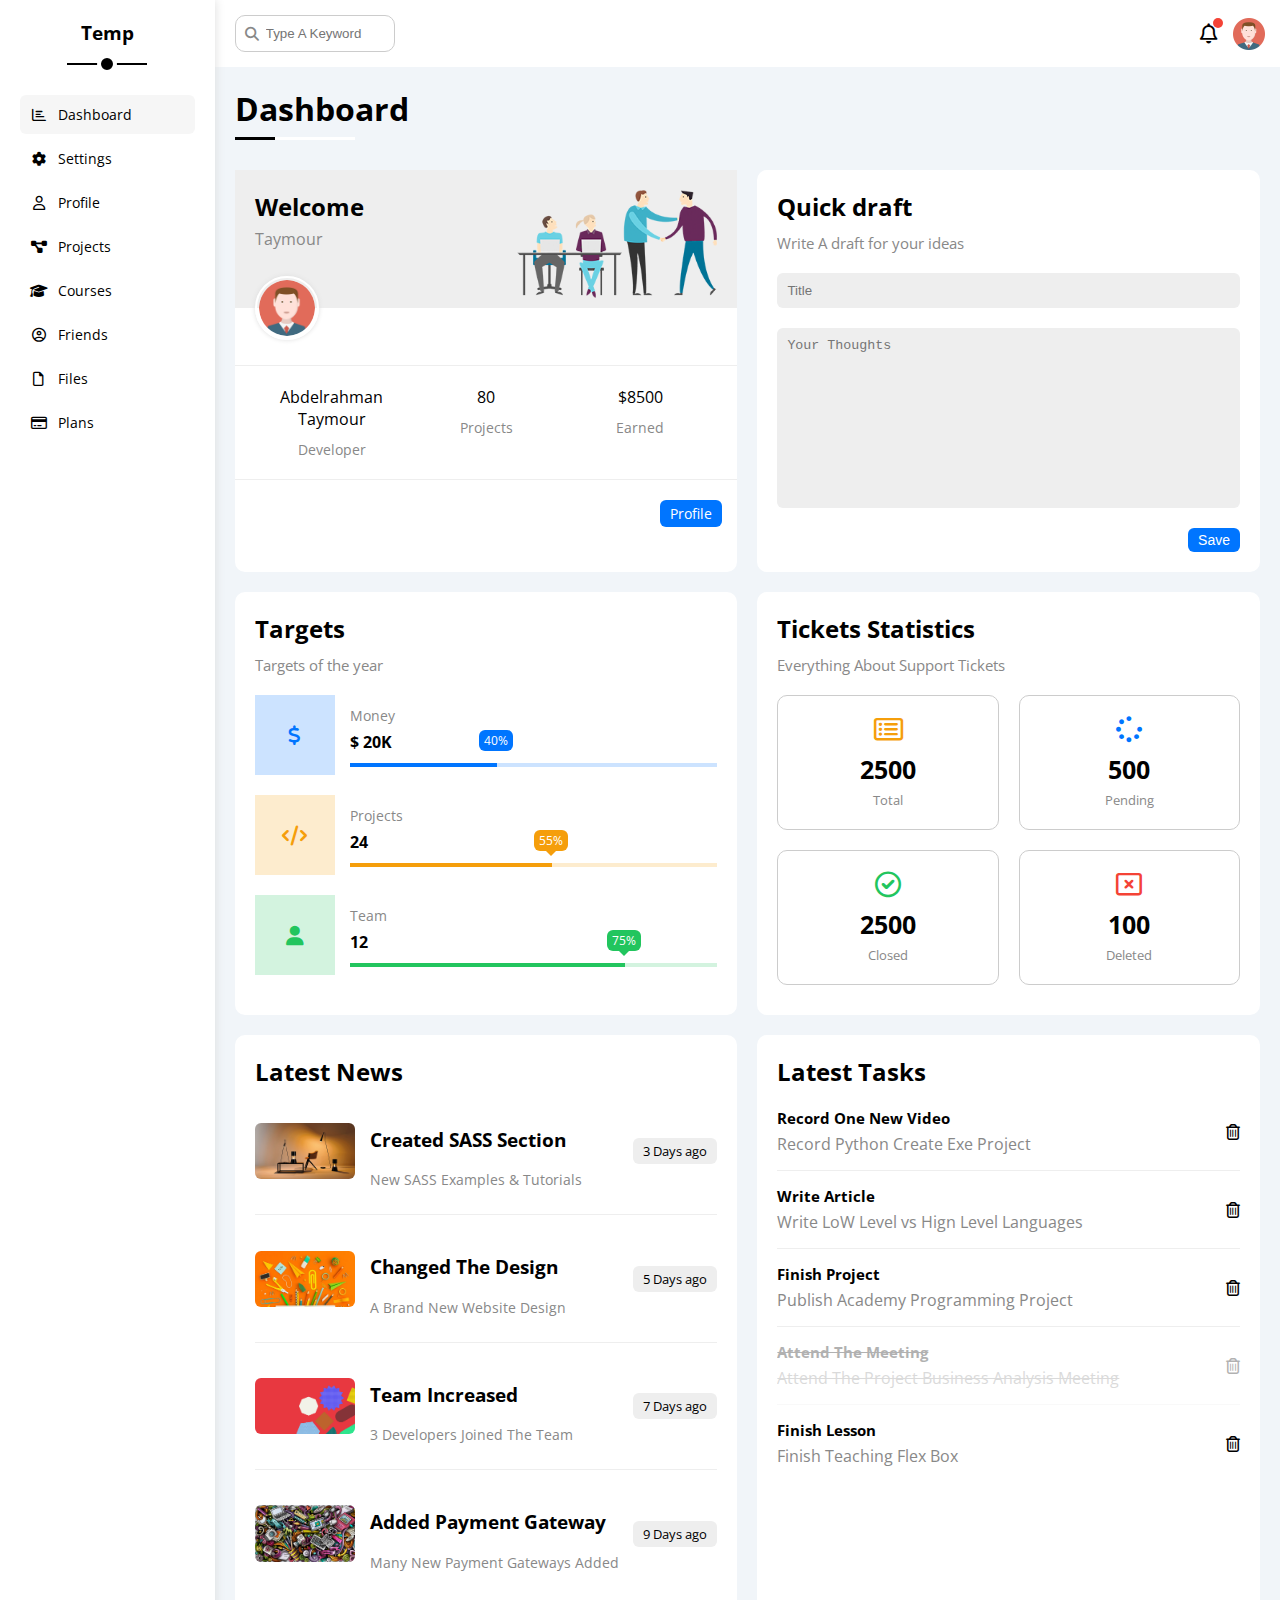
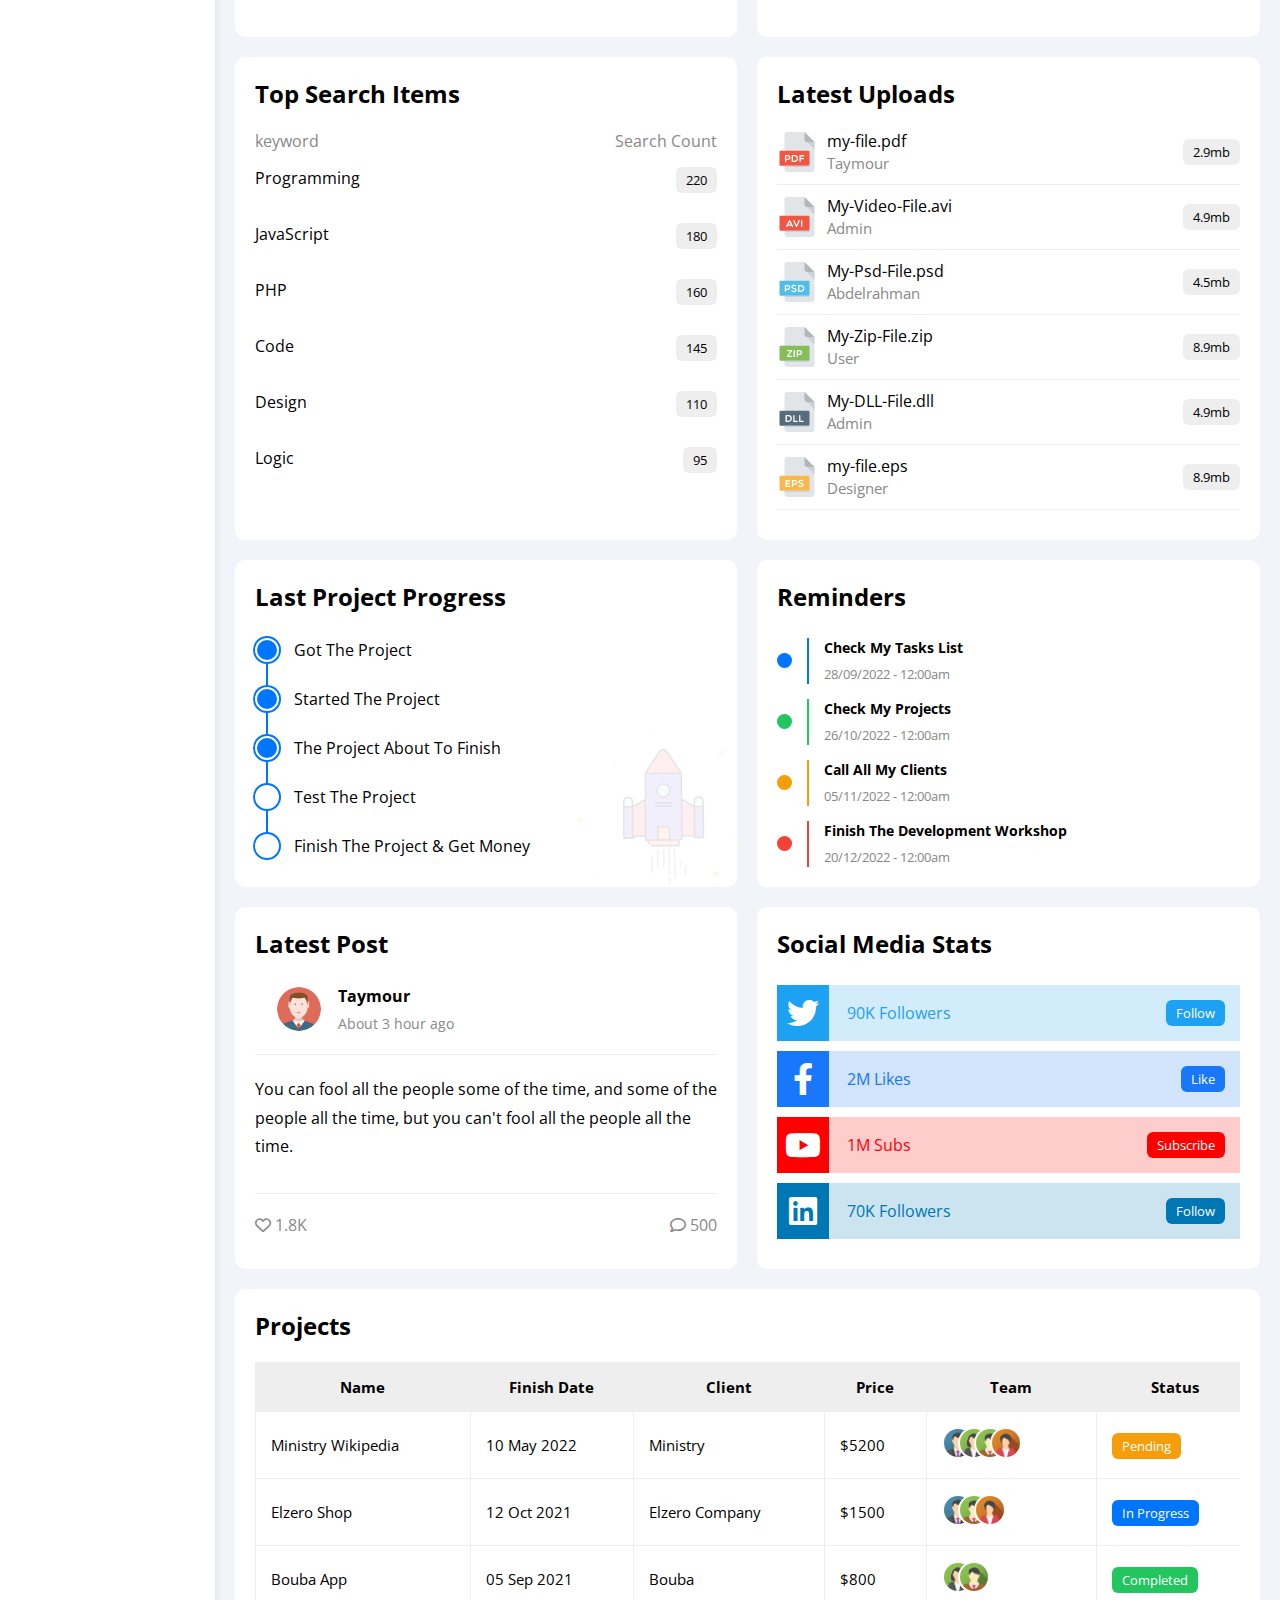
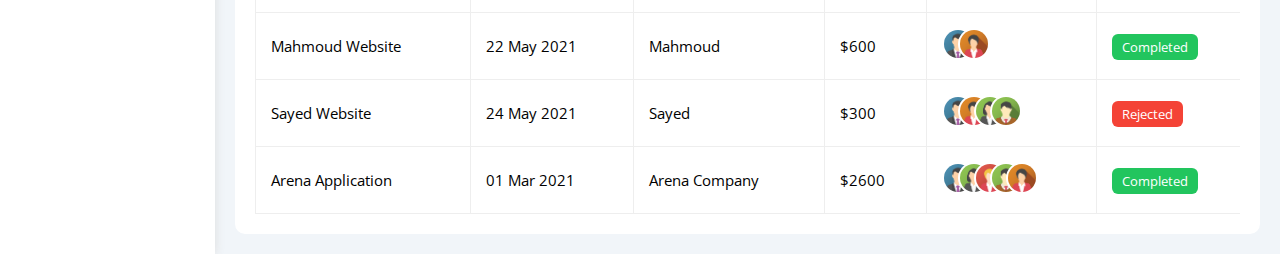
<file: index.html>
<!DOCTYPE html>
<html lang="en">
<head>
    <meta charset="UTF-8" />
    <meta http-equiv="X-UA-Compatible" content="IE=edge" />
    <meta name="viewport" content="width=device-width, initial-scale=1.0" />
    <title>Dashboard</title>
    <link rel="stylesheet" href="css/all.min.css" />
    <link rel="stylesheet" href="css/framework.css" />
    <link rel="stylesheet" href="css/master.css" />
    <link rel="preconnect" href="https://fonts.googleapis.com" />
    <link rel="preconnect" href="https://fonts.gstatic.com" crossorigin />
    <link href="https://fonts.googleapis.com/css2?family=Open+Sans:wght@300;500&display=swap" rel="stylesheet" />
</head>
<body>
    <div class="page d-flex">
        <div class="sidebar bg-white p-20 p-relative">
            <h3 class="p-relative txt-c mt-0">Temp</h3>
            <ul>
                <li>
                    <a class="active d-flex align-center fs-14 c-black rad-6 p-10 mb-5 main-transition" href="index.html">
                        <i class="fa-regular fa-chart-bar fa-fw"></i>
                        <span class="fs-14">Dashboard</span>
                    </a>
                </li>
                <li>
                    <a class="d-flex align-center fs-14 c-black rad-6 p-10 mb-5 main-transition" href="settings.html">
                        <i class="fa-solid fa-gear fa-fw"></i>
                        <span class="fs-14">Settings</span>
                    </a>
                </li>
                <li>
                    <a class="d-flex align-center fs-14 c-black rad-6 p-10 mb-5 main-transition" href="profile.html">
                        <i class="fa-regular fa-user fa-fw"></i>
                        <span class="fs-14">Profile</span>
                    </a>
                </li>
                <li>
                    <a class="d-flex align-center fs-14 c-black rad-6 p-10 mb-5 main-transition" href="projects.html">
                        <i class="fa-solid fa-diagram-project fa-fw"></i>
                        <span class="fs-14">Projects</span>
                    </a>
                </li>
                <li>
                    <a class="d-flex align-center fs-14 c-black rad-6 p-10 mb-5 main-transition" href="courses.html">
                        <i class="fa-solid fa-graduation-cap fa-fw"></i>
                        <span class="fs-14">Courses</span>
                    </a>
                </li>
                <li>
                    <a class="d-flex align-center fs-14 c-black rad-6 p-10 mb-5 main-transition" href="friends.html">
                        <i class="fa-regular fa-circle-user fa-fw"></i>
                        <span class="fs-14">Friends</span>
                    </a>
                </li>
                <li>
                    <a class="d-flex align-center fs-14 c-black rad-6 p-10 mb-5 main-transition" href="files.html">
                        <i class="fa-regular fa-file fa-fw"></i>
                        <span class="fs-14">Files</span>
                    </a>
                </li>
                <li>
                    <a class="d-flex align-center fs-14 c-black rad-6 p-10 mb-5 main-transition" href="plans.html">
                        <i class="fa-regular fa-credit-card fa-fw"></i>
                        <span class="fs-14">Plans</span>
                    </a>
                </li>
            </ul>
        </div>
        <div class="content w-full overflow-hidden">
            <!-- Start Head -->
            <div class="head bg-white p-15 between-flex">
                <div class="search p-relative">
                    <input class="p-10 b-ccc rad-10" type="search" placeholder="Type A Keyword" />
                </div>
                <div class="icons d-flex align-center">
                    <span class="notification p-relative">
                      <i class="fa-regular fa-bell fa-lg"></i>
                    </span>
                    <img src="imgs/avatar.png" alt="" />
                </div>
            </div>
            <!-- End Head -->
            <h1 class="p-relative">Dashboard</h1>
            <div class="wrapper d-grid gap-20">
                <!-- Start Welcome Widget -->
                <div class="welcome bg-white rad-10 txt-c-mobile block-mobile">
                    <div class="intro p-20 d-flex space-between bg-eee">
                        <div>
                            <h2 class="m-0">Welcome</h2>
                            <p class="c-grey mt-5">Taymour</p>
                        </div>
                        <img class="hide-mobile" src="imgs/welcome.png" alt="">
                    </div>
                    <img src="imgs/avatar.png" class="avatar mr-15 ml-20 b-frame-white rad-half">
                    <div class="body txt-c d-flex p-20 mb-20 mt-20 block-mobile bt-eee bb-eee">
                        <div>Abdelrahman Taymour <span class="d-block c-grey fs-14 mt-10">Developer</span></div>
                        <div>80 <span class="d-block c-grey fs-14 mt-10">Projects</span></div>
                        <div>$8500 <span class="d-block c-grey fs-14 mt-10">Earned</span></div>
                    </div>
                    <a href="profile.html" class="visit d-block fs-14 bg-blue c-white w-fit btn-shape btn-hover main-transition">Profile</a>
                </div>
                <!-- End Welcome Widget -->
                <!-- Start Quick Draft Widget -->
                <div class="quick-draft p-20 bg-white rad-10">
                    <h2 class="mt-0 mb-10">Quick draft</h2>
                    <p class="mt-0 mb-20 c-grey fs-15">Write A draft for your ideas</p>
                    <form>
                        <input class="d-block mb-20 w-full p-10 b-none bg-eee rad-6" type="text" placeholder="Title">
                        <textarea class="d-block mb-20 w-full p-10 b-none bg-eee rad-6" placeholder="Your Thoughts"></textarea>
                        <input class="save d-block fs-14 bg-blue c-white b-none w-fit btn-shape btn-hover main-transition" type="submit" value="Save">
                    </form>
                </div>
                <!-- End Quick Draft Widget -->
                <!-- Start Targets Widget -->
                <div class="targets p-20 bg-white rad-10">
                    <h2 class="mt-0 mb-10">Targets</h2>
                    <p class="mt-0 mb-20 c-grey fs-15">Targets of the year</p>
                    <div class="target-row mb-20 center-flex money-target">
                        <div class="icon center-flex">
                            <i class="fa-solid fa-dollar-sign fa-lg c-blue"></i>
                        </div>
                        <div class="details">
                            <span class="fs-14 c-grey">Money</span>
                            <span class="d-block mt-5 mb-10 fw-bold">$ 20K</span>
                            <div class="progress p-relative">
                                <span class="bg-blue money" style="width: 40%">
                                    <span class="bg-blue c-white rad-6">40%</span>
                                </span>
                            </div>
                        </div>
                    </div>
                    <div class="target-row mb-20 center-flex projects-target">
                        <div class="icon center-flex">
                            <i class="fa-solid fa-code fa-lg c-orange"></i>
                        </div>
                        <div class="details">
                            <span class="fs-14 c-grey">Projects</span>
                            <span class="d-block mt-5 mb-10 fw-bold">24</span>
                            <div class="progress p-relative">
                                <span class="bg-orange projects-target" style="width: 55%">
                                    <span class="bg-orange c-white rad-6">55%</span>
                                </span>
                            </div>
                        </div>
                    </div>
                    <div class="target-row mb-20 center-flex team-target">
                        <div class="icon center-flex">
                            <i class="fa-solid fa-user fa-lg c-green"></i>
                        </div>
                        <div class="details">
                            <span class="fs-14 c-grey">Team</span>
                            <span class="d-block mt-5 mb-10 fw-bold">12</span>
                            <div class="progress p-relative">
                                <span class="bg-green team-target" style="width: 75%">
                                    <span class="bg-green c-white rad-6">75%</span>
                                </span>
                            </div>
                        </div>
                    </div>
                </div>
                <!-- End Targets Widget -->
                <!-- Start Tickets Widget -->
                <div class="tickets p-20 bg-white rad-10">
                    <h2 class="mt-0 mb-10">Tickets Statistics</h2>
                    <p class="mt-0 mb-20 c-grey fs-15">Everything About Support Tickets</p>
                    <div class="d-flex txt-c gap-20 f-wrap">
                        <div class="box p-20 b-ccc rad-10 fs-13 c-grey">
                            <i class="fa-regular fa-rectangle-list fa-2x mb-10 c-orange"></i>
                            <span class="d-block c-black fw-bold fs-25 mb-5">2500</span>
                            Total
                        </div>
                        <div class="box p-20 b-ccc rad-10 fs-13 c-grey">
                            <i class="fa-solid fa-spinner fa-2x mb-10 c-blue"></i>
                            <span class="d-block c-black fw-bold fs-25 mb-5">500</span>
                            Pending
                        </div>
                        <div class="box p-20 b-ccc rad-10 fs-13 c-grey">
                            <i class="fa-regular fa-circle-check fa-2x mb-10 c-green"></i>
                            <span class="d-block c-black fw-bold fs-25 mb-5">2500</span>
                            Closed
                        </div>
                        <div class="box p-20 b-ccc rad-10 fs-13 c-grey">
                            <i class="fa-regular fa-rectangle-xmark fa-2x mb-10 c-red"></i>
                            <span class="d-block c-black fw-bold fs-25 mb-5">100</span>
                            Deleted
                        </div>
                    </div>
                </div>
                <!-- End Targets Widget -->
                <!-- Start Latest News Widget -->
                <div class="latest-news p-20 bg-white rad-10 txt-c-mobile">
                    <h2 class="mt-0 mb-20">Latest News</h2>
                    <div class="news-raw d-flex block-mobile align-center mb-20 pb-20 bb-eee">
                        <img class="w-100 rad-6 mr-15" src="imgs/news-01.png" alt="">
                        <div class="info f-grow mt-0 mr-0 mb-5 fs-16">
                            <h3>Created SASS Section</h3>
                            <p class="m-0 fs-14 c-grey">New SASS Examples & Tutorials</p>
                        </div>
                        <div class="btn-shape bg-eee fs-13 label">3 Days ago</div>
                    </div>
                    <div class="news-raw d-flex block-mobile align-center mb-20 pb-20 bb-eee">
                        <img class="w-100 rad-6 mr-15" src="imgs/news-02.png" alt="">
                        <div class="info f-grow mt-0 mr-0 mb-5 fs-16">
                            <h3>Changed The Design</h3>
                            <p class="m-0 fs-14 c-grey">A Brand New Website Design</p>
                        </div>
                        <div class="btn-shape bg-eee fs-13 label">5 Days ago</div>
                    </div>
                    <div class="news-raw d-flex block-mobile align-center mb-20 pb-20 bb-eee">
                        <img class="w-100 rad-6 mr-15" src="imgs/news-03.png" alt="">
                        <div class="info f-grow mt-0 mr-0 mb-5 fs-16">
                            <h3>Team Increased</h3>
                            <p class="m-0 fs-14 c-grey">3 Developers Joined The Team</p>
                        </div>
                        <div class="btn-shape bg-eee fs-13 label">7 Days ago</div>
                    </div>
                    <div class="news-raw d-flex block-mobile align-center mb-20 pb-20">
                        <img class="w-100 rad-6 mr-15" src="imgs/news-04.png" alt="">
                        <div class="info f-grow mt-0 mr-0 mb-5 fs-16">
                            <h3>Added Payment Gateway</h3>
                            <p class="m-0 fs-14 c-grey">Many New Payment Gateways Added</p>
                        </div>
                        <div class="btn-shape bg-eee fs-13 label">9 Days ago</div>
                    </div>
                </div>
                <!-- End Latest News Widget -->
                <!-- Start Tasks Widget -->
                <div class="tasks p-20 bg-white rad-10">
                    <h2 class="mt-0 mb-20">Latest Tasks</h2>
                    <div class="task-row between-flex mb-15 pb-15 bb-eee">
                        <div class="info f-grow">
                            <h3 class="mt-0 mb-5 fs-15">Record One New Video</h3>
                            <p class="m-0 c-grey">Record Python Create Exe Project</p>
                        </div>
                        <i class="fa-regular fa-trash-can main-transition delete"></i>
                    </div>
                    <div class="task-row between-flex mb-15 pb-15 bb-eee">
                        <div class="info f-grow">
                            <h3 class="mt-0 mb-5 fs-15">Write Article</h3>
                            <p class="m-0 c-grey">Write LoW Level vs Hign Level Languages</p>
                        </div>
                        <i class="fa-regular fa-trash-can main-transition delete"></i>
                    </div>
                    <div class="task-row between-flex mb-15 pb-15 bb-eee">
                        <div class="info f-grow">
                            <h3 class="mt-0 mb-5 fs-15">Finish Project</h3>
                            <p class="m-0 c-grey">Publish Academy Programming Project</p>
                        </div>
                        <i class="fa-regular fa-trash-can main-transition delete"></i>
                    </div>
                    <div class="task-row between-flex mb-15 pb-15 bb-eee done">
                        <div class="info f-grow">
                            <h3 class="mt-0 mb-5 fs-15">Attend The Meeting</h3>
                            <p class="m-0 c-grey">Attend The Project Business Analysis Meeting</p>
                        </div>
                        <i class="fa-regular fa-trash-can main-transition delete"></i>
                    </div>
                    <div class="task-row between-flex">
                        <div class="info f-grow">
                            <h3 class="mt-0 mb-5 fs-15">Finish Lesson</h3>
                            <p class="m-0 c-grey">Finish Teaching Flex Box</p>
                        </div>
                        <i class="fa-regular fa-trash-can main-transition delete"></i>
                    </div>
                </div>
                <!-- End Tasks Widget -->
                <!-- Strat Top Search Word Widget -->
                <div class="search-items p-20 bg-white rad-10">
                    <h2 class="mt-0 mb-20">Top Search Items</h2>
                    <div class="items-head d-flex space-between c-grey">
                        <div>keyword</div>
                        <div>Search Count</div>
                    </div>
                    <div class="items d-flex space-between pt-15 pb-15">
                        <span>Programming</span>
                        <span class="bg-eee fs-13 btn-shape">220</span>
                    </div>
                    <div class="items d-flex space-between pt-15 pb-15">
                        <span>JavaScript</span>
                        <span class="bg-eee fs-13 btn-shape">180</span>
                    </div>
                    <div class="items d-flex space-between pt-15 pb-15">
                        <span>PHP</span>
                        <span class="bg-eee fs-13 btn-shape">160</span>
                    </div>
                    <div class="items d-flex space-between pt-15 pb-15">
                        <span>Code</span>
                        <span class="bg-eee fs-13 btn-shape">145</span>
                    </div>
                    <div class="items d-flex space-between pt-15 pb-15">
                        <span>Design</span>
                        <span class="bg-eee fs-13 btn-shape">110</span>
                    </div>
                    <div class="items d-flex space-between pt-15 pb-15">
                        <span>Logic</span>
                        <span class="bg-eee fs-13 btn-shape">95</span>
                    </div>
                </div>
                <!-- End Top Search Word Widget -->
                <!-- Start latest upload Widget -->
                <div class="latest-uploads p-20 bg-white rad-10">
                    <h2 class="mt-0 mb-20">Latest Uploads</h2>
                    <ul class="m-0">
                        <li class="between-flex pb-10 mb-10 bb-eee">
                            <div class="d-flex align-center">
                                <img class="mr-10 w-40" src="imgs/pdf.svg" alt="">
                                <div>
                                    <span class="d-block">my-file.pdf</span>
                                    <span class="fs-15 c-grey">Taymour</span>
                                </div>
                            </div>
                            <div class="bg-eee btn-shape fs-13">
                                2.9mb
                            </div>
                        </li>
                        <li class="between-flex pb-10 mb-10 bb-eee">
                            <div class="d-flex align-center">
                                <img class="mr-10 w-40" src="imgs/avi.svg" alt="">
                                <div>
                                    <span class="d-block">My-Video-File.avi</span>
                                    <span class="fs-15 c-grey">Admin</span>
                                </div>
                            </div>
                            <div class="bg-eee btn-shape fs-13">
                                4.9mb
                            </div>
                        </li>
                        <li class="between-flex pb-10 mb-10 bb-eee">
                            <div class="d-flex align-center">
                                <img class="mr-10 w-40" src="imgs/psd.svg" alt="">
                                <div>
                                    <span class="d-block">My-Psd-File.psd</span>
                                    <span class="fs-15 c-grey">Abdelrahman</span>
                                </div>
                            </div>
                            <div class="bg-eee btn-shape fs-13">
                                4.5mb
                            </div>
                        </li>
                        <li class="between-flex pb-10 mb-10 bb-eee">
                            <div class="d-flex align-center">
                                <img class="mr-10 w-40" src="imgs/zip.svg" alt="">
                                <div>
                                    <span class="d-block">My-Zip-File.zip</span>
                                    <span class="fs-15 c-grey">User</span>
                                </div>
                            </div>
                            <div class="bg-eee btn-shape fs-13">
                                8.9mb
                            </div>
                        </li>
                        <li class="between-flex pb-10 mb-10 bb-eee">
                            <div class="d-flex align-center">
                                <img class="mr-10 w-40" src="imgs/dll.svg" alt="">
                                <div>
                                    <span class="d-block">My-DLL-File.dll</span>
                                    <span class="fs-15 c-grey">Admin</span>
                                </div>
                            </div>
                            <div class="bg-eee btn-shape fs-13">
                                4.9mb
                            </div>
                        </li>
                        <li class="between-flex pb-10 mb-10 bb-eee">
                            <div class="d-flex align-center">
                                <img class="mr-10 w-40" src="imgs/eps.svg" alt="">
                                <div>
                                    <span class="d-block">my-file.eps</span>
                                    <span class="fs-15 c-grey">Designer</span>
                                </div>
                            </div>
                            <div class="bg-eee btn-shape fs-13">
                                8.9mb
                            </div>
                        </li>
                    </ul>
                </div>
                <!-- End latest upload Widget -->
                <!-- Start Last Project Progress Widget -->
                <div class="last-project p-20 bg-white rad-10 p-relative">
                    <h2 class="mt-0 mb-20">Last Project Progress</h2>
                    <ul class="m-0 p-relative">
                        <li class="mt-25 d-flex align-center done">Got The Project</li>
                        <li class="mt-25 d-flex align-center done">Started The Project</li>
                        <li class="mt-25 d-flex align-center done">The Project About To Finish</li>
                        <li class="mt-25 d-flex align-center current">Test The Project</li>
                        <li class="mt-25 d-flex align-center">Finish The Project & Get Money</li>
                    </ul>
                    <img class="launch-icon hide-mobile" src="imgs/project.png" alt="">
                </div>
                <!-- End Last Project Progress Widget -->
                <!-- Start Remainders Widget -->
                <div class="reminders p-20 bg-white rad-10 p-relative">
                    <h2 class="mt-0 mb-25">Reminders</h2>
                    <ul class="m-0">
                        <li class="d-flex align-center mt-15">
                            <span class="bg-blue mr-15 d-block rad-half key"></span>
                            <div class="pl-15 blue">
                                <p class="mt-0 mb-5 fs-14 fw-bold">Check My Tasks List</p>
                                <span class="fs-13 c-grey">28/09/2022 - 12:00am</span>
                            </div>
                        </li>
                        <li class="d-flex align-center mt-15">
                            <span class="bg-green mr-15 d-block rad-half key"></span>
                            <div class="pl-15 green">
                                <p class="mt-0 mb-5 fs-14 fw-bold">Check My Projects</p>
                                <span class="fs-13 c-grey">26/10/2022 - 12:00am</span>
                            </div>
                        </li>
                        <li class="d-flex align-center mt-15">
                            <span class="bg-orange mr-15 d-block rad-half key"></span>
                            <div class="pl-15 orange">
                                <p class="mt-0 mb-5 fs-14 fw-bold">Call All My Clients</p>
                                <span class="fs-13 c-grey">05/11/2022 - 12:00am</span>
                            </div>
                        </li>
                        <li class="d-flex align-center mt-15">
                            <span class="bg-red mr-15 d-block rad-half key"></span>
                            <div class="pl-15 red">
                                <p class="mt-0 mb-5 fs-14 fw-bold">Finish The Development Workshop</p>
                                <span class="fs-13 c-grey">20/12/2022 - 12:00am</span>
                            </div>
                        </li>
                    </ul>
                </div>
                <!-- End Remainders Widget -->
                <!-- Start Latest Post Widget -->
                <div class="latest-post p-20 bg-white rad-10 p-relative">
                    <h2 class="mt-0 mb-25">Latest Post</h2>
                    <div class="d-flex align-center top">
                        <img src="imgs/avatar.png" class="avatar mr-15 ml-20 b-frame-white rad-half" alt="">
                        <div class="info">
                            <span class="d-block mb-5 fw-bold">Taymour</span>
                            <span class="fs-14 c-grey">About 3 hour ago</span>
                        </div>
                    </div>
                    <div class="post-content txt-c-mobile pt-20 pb-20 mt-20 mb-20 bb-eee bt-eee">
                        You can fool all the people some of the time, and some of the people all the time, but you can't fool all the people all the time.
                    </div>
                    <div class="post-stats between-flex c-grey">
                        <div>
                            <i class="fa-regular fa-heart main-transition heart"></i>
                            <span>1.8K</span>
                        </div>
                        <div>
                            <i class="fa-regular fa-comment"></i>
                            <span>500</span>
                        </div>
                    </div>
                </div>
                <!-- End Latest Post Widget -->
                <!-- Start Social Media Widget -->
                <div class="social-media p-20 bg-white rad-10 p-relative">
                    <h2 class="mt-0 mb-25">Social Media Stats</h2>
                    <div class="box twitter p-15 p-relative mb-10 between-flex main-transition">
                        <i class="fa-brands fa-twitter fa-2x c-white h-full center-flex"></i>
                        <span>90K Followers</span>
                        <a class="fs-13 c-white btn-shape" href="#">Follow</a>
                    </div>
                    <div class="box facebook p-15 p-relative mb-10 between-flex">
                        <i class="fa-brands fa-facebook-f fa-2x c-white h-full center-flex main-transition"></i>
                        <span>2M Likes</span>
                        <a class="fs-13 c-white btn-shape" href="#">Like</a>
                    </div>
                    <div class="box youtube p-15 p-relative mb-10 between-flex">
                        <i class="fa-brands fa-youtube fa-2x c-white h-full center-flex main-transition"></i>
                        <span>1M Subs</span>
                        <a class="fs-13 c-white btn-shape" href="#">Subscribe</a>
                    </div>
                    <div class="box linkedin p-15 p-relative mb-10 between-flex">
                        <i class="fa-brands fa-linkedin fa-2x c-white h-full center-flex main-transition"></i>
                        <span>70K Followers</span>
                        <a class="fs-13 c-white btn-shape" href="#">Follow</a>
                    </div>
                </div>
                <!-- End Social Media Widget -->
            </div>
            <!-- Start Projects Table -->
            <div class="projects p-20 bg-white rad-10 m-20">
                <h2 class="mt-0 mb-20">Projects</h2>
                <div class="responsive-table">
                    <table class="fs-15 w-full">
                        <thead>
                            <tr class="bg-eee">
                                <th class="p-15">Name</th>
                                <th class="p-15">Finish Date</th>
                                <th class="p-15">Client</th>
                                <th class="p-15">Price</th>
                                <th class="p-15">Team</th>
                                <th class="p-15">Status</th>
                            </tr>
                        </thead>
                        <tbody>
                        <tr>
                            <td class="p-15 bb-eee bl-eee">Ministry Wikipedia</td>
                            <td class="p-15 bb-eee bl-eee">10 May 2022</td>
                            <td class="p-15 bb-eee bl-eee">Ministry</td>
                            <td class="p-15 bb-eee bl-eee">$5200</td>
                            <td class="p-15 bb-eee bl-eee">
                                <img src="imgs/team-01.png" alt="">
                                <img src="imgs/team-02.png" alt="">
                                <img src="imgs/team-03.png" alt="">
                                <img src="imgs/team-04.png" alt="">
                            </td>
                            <td class="p-15 bb-eee bl-eee">
                                <span class="label btn-shape fs-13 bg-orange c-white">Pending</span>
                            </td>
                        </tr>
                        <tr>
                            <td class="p-15 bb-eee bl-eee">Elzero Shop</td>
                            <td class="p-15 bb-eee bl-eee">12 Oct 2021</td>
                            <td class="p-15 bb-eee bl-eee">Elzero Company</td>
                            <td class="p-15 bb-eee bl-eee">$1500</td>
                            <td class="p-15 bb-eee bl-eee">
                                <img src="imgs/team-01.png" alt="">
                                <img src="imgs/team-03.png" alt="">
                                <img src="imgs/team-04.png" alt="">
                            </td>
                            <td class="p-15 bb-eee bl-eee">
                                <span class="label btn-shape fs-13 bg-blue c-white">In Progress</span>
                            </td>
                        </tr>
                        <tr>
                            <td class="p-15 bb-eee bl-eee">Bouba App</td>
                            <td class="p-15 bb-eee bl-eee">05 Sep 2021</td>
                            <td class="p-15 bb-eee bl-eee">Bouba</td>
                            <td class="p-15 bb-eee bl-eee">$800</td>
                            <td class="p-15 bb-eee bl-eee">
                                <img src="imgs/team-02.png" alt="">
                                <img src="imgs/team-03.png" alt="">
                            </td>
                            <td class="p-15 bb-eee bl-eee">
                                <span class="label btn-shape fs-13 bg-green c-white">Completed</span>
                            </td>
                        </tr>
                        <tr>
                            <td class="p-15 bb-eee bl-eee">Mahmoud Website</td>
                            <td class="p-15 bb-eee bl-eee">22 May 2021</td>
                            <td class="p-15 bb-eee bl-eee">Mahmoud</td>
                            <td class="p-15 bb-eee bl-eee">$600</td>
                            <td class="p-15 bb-eee bl-eee">
                                <img src="imgs/team-01.png" alt="">
                                <img src="imgs/team-04.png" alt="">
                            </td>
                            <td class="p-15 bb-eee bl-eee">
                                <span class="label btn-shape fs-13 bg-green c-white">Completed</span>
                            </td>
                        </tr>
                        <tr>
                            <td class="p-15 bb-eee bl-eee">Sayed Website</td>
                            <td class="p-15 bb-eee bl-eee">24 May 2021</td>
                            <td class="p-15 bb-eee bl-eee">Sayed</td>
                            <td class="p-15 bb-eee bl-eee">$300</td>
                            <td class="p-15 bb-eee bl-eee">
                                <img src="imgs/team-01.png" alt="">
                                <img src="imgs/team-04.png" alt="">
                                <img src="imgs/team-02.png" alt="">
                                <img src="imgs/team-03.png" alt="">
                            </td>
                            <td class="p-15 bb-eee bl-eee">
                                <span class="label btn-shape fs-13 bg-red c-white">Rejected</span>
                            </td>
                        </tr>
                        <tr>
                            <td class="p-15 bb-eee bl-eee">Arena Application</td>
                            <td class="p-15 bb-eee bl-eee">01 Mar 2021</td>
                            <td class="p-15 bb-eee bl-eee">Arena Company</td>
                            <td class="p-15 bb-eee bl-eee">$2600</td>
                            <td class="p-15 bb-eee bl-eee">
                                <img src="imgs/team-01.png" alt="">
                                <img src="imgs/team-02.png" alt="">
                                <img src="imgs/team-05.png" alt="">
                                <img src="imgs/team-03.png" alt="">
                                <img src="imgs/team-04.png" alt="">
                            </td>
                            <td class="p-15 bb-eee bl-eee">
                                <span class="label btn-shape fs-13 bg-green c-white">Completed</span>
                            </td>
                        </tr>
                        </tbody>
                    </table>
                </div>
            </div>
            <!-- End Projects Table -->

        </div>
    </div>
</body>
</html>
</file>
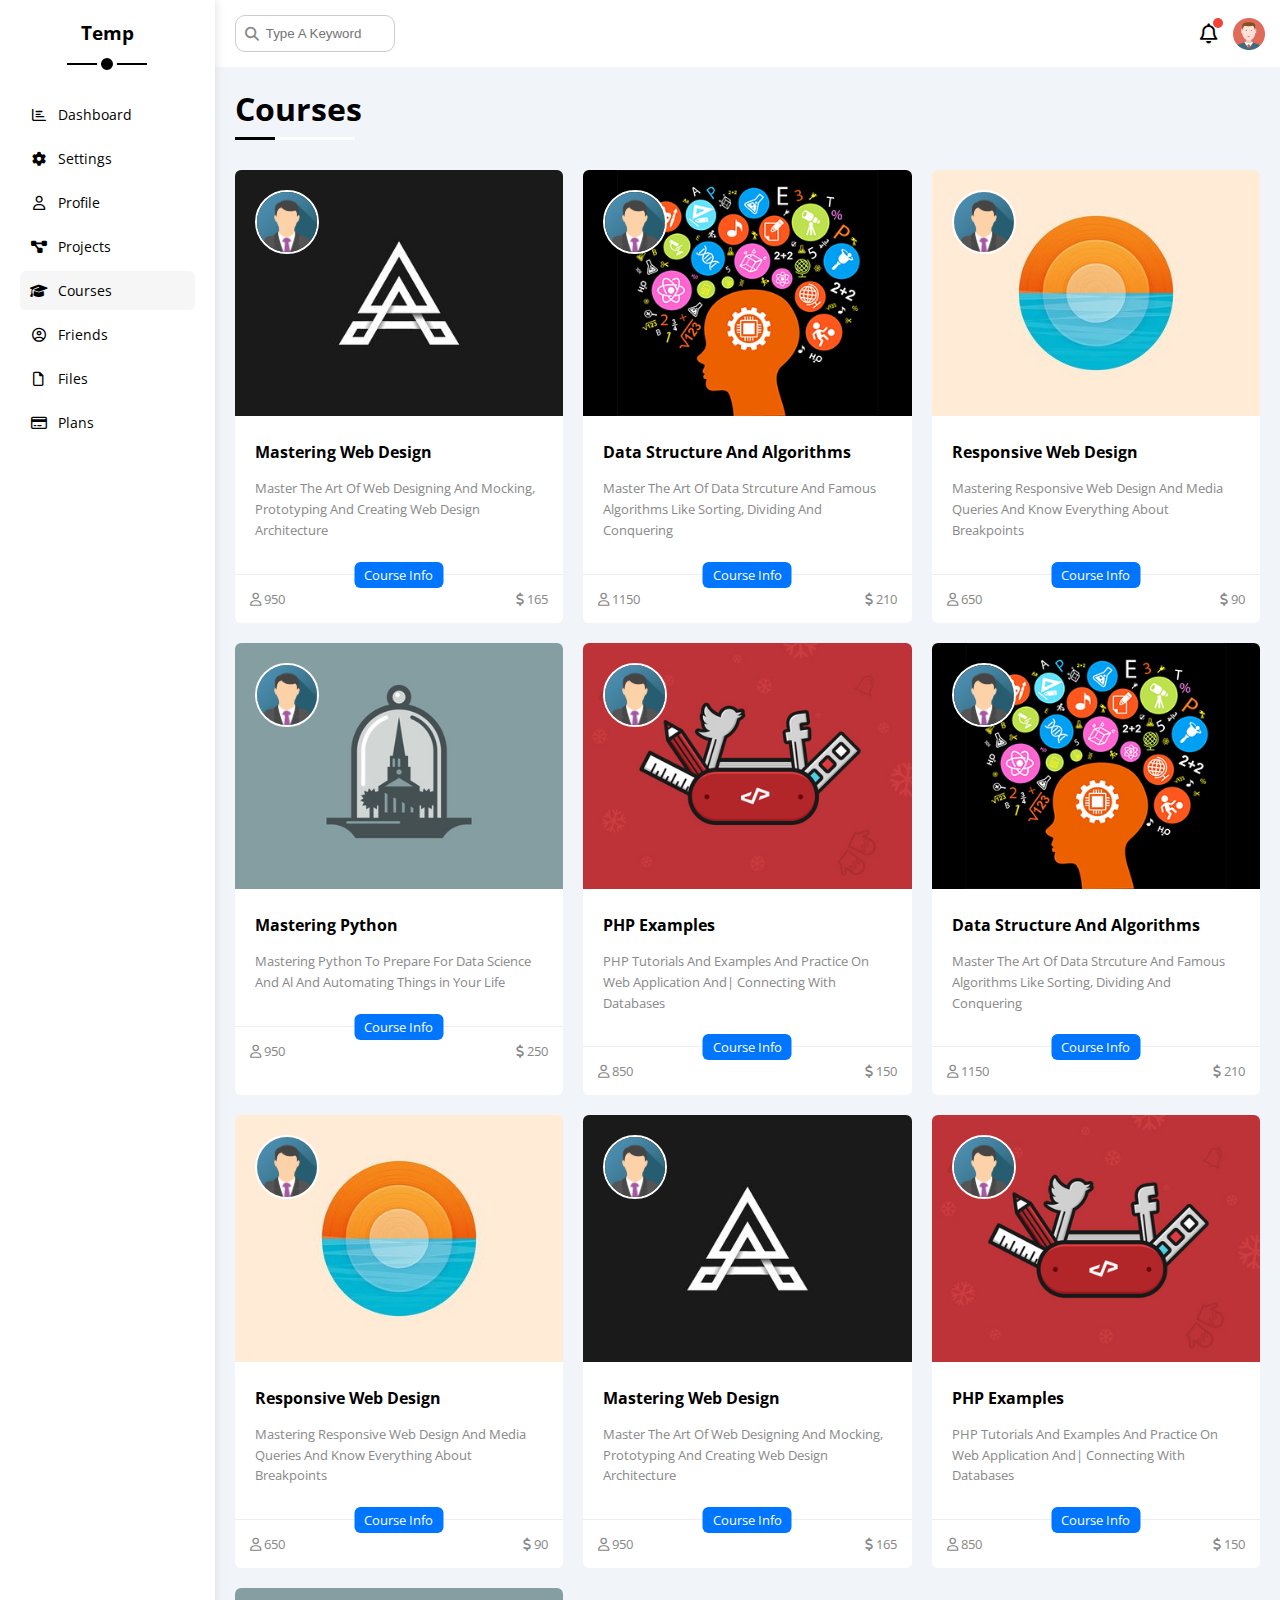
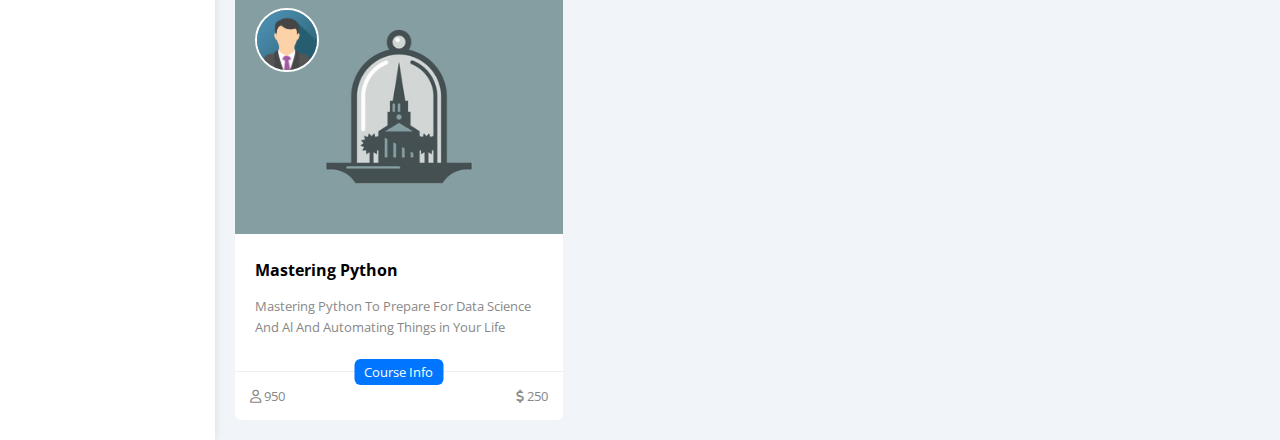
<file: courses.html>
<!DOCTYPE html>
<html lang="en">
<head>
    <meta charset="UTF-8" />
    <meta http-equiv="X-UA-Compatible" content="IE=edge" />
    <meta name="viewport" content="width=device-width, initial-scale=1.0" />
    <title>Courses</title>
    <link rel="stylesheet" href="css/all.min.css" />
    <link rel="stylesheet" href="css/framework.css" />
    <link rel="stylesheet" href="css/master.css" />
    <link rel="preconnect" href="https://fonts.googleapis.com" />
    <link rel="preconnect" href="https://fonts.gstatic.com" crossorigin />
    <link href="https://fonts.googleapis.com/css2?family=Open+Sans:wght@300;500&display=swap" rel="stylesheet" />
</head>
<body>
<div class="page d-flex">
    <div class="sidebar bg-white p-20 p-relative">
        <h3 class="p-relative txt-c mt-0">Temp</h3>
        <ul>
            <li>
                <a class="d-flex align-center fs-14 c-black rad-6 p-10 mb-5 main-transition" href="index.html">
                    <i class="fa-regular fa-chart-bar fa-fw"></i>
                    <span class="fs-14">Dashboard</span>
                </a>
            </li>
            <li>
                <a class="d-flex align-center fs-14 c-black rad-6 p-10 mb-5 main-transition" href="settings.html">
                    <i class="fa-solid fa-gear fa-fw"></i>
                    <span class="fs-14">Settings</span>
                </a>
            </li>
            <li>
                <a class="d-flex align-center fs-14 c-black rad-6 p-10 mb-5 main-transition" href="profile.html">
                    <i class="fa-regular fa-user fa-fw"></i>
                    <span class="fs-14">Profile</span>
                </a>
            </li>
            <li>
                <a class="d-flex align-center fs-14 c-black rad-6 p-10 mb-5 main-transition" href="projects.html">
                    <i class="fa-solid fa-diagram-project fa-fw"></i>
                    <span class="fs-14">Projects</span>
                </a>
            </li>
            <li>
                <a class="active d-flex align-center fs-14 c-black rad-6 p-10 mb-5 main-transition" href="courses.html">
                    <i class="fa-solid fa-graduation-cap fa-fw"></i>
                    <span class="fs-14">Courses</span>
                </a>
            </li>
            <li>
                <a class="d-flex align-center fs-14 c-black rad-6 p-10 mb-5 main-transition" href="friends.html">
                    <i class="fa-regular fa-circle-user fa-fw"></i>
                    <span class="fs-14">Friends</span>
                </a>
            </li>
            <li>
                <a class="d-flex align-center fs-14 c-black rad-6 p-10 mb-5 main-transition" href="files.html">
                    <i class="fa-regular fa-file fa-fw"></i>
                    <span class="fs-14">Files</span>
                </a>
            </li>
            <li>
                <a class="d-flex align-center fs-14 c-black rad-6 p-10 mb-5 main-transition" href="plans.html">
                    <i class="fa-regular fa-credit-card fa-fw"></i>
                    <span class="fs-14">Plans</span>
                </a>
            </li>
        </ul>
    </div>
    <div class="content w-full">
        <!-- Start Head -->
        <div class="head bg-white p-15 between-flex">
            <div class="search p-relative">
                <input class="p-10 b-ccc rad-10" type="search" placeholder="Type A Keyword" />
            </div>
            <div class="icons d-flex align-center">
                    <span class="notification p-relative">
                      <i class="fa-regular fa-bell fa-lg"></i>
                    </span>
                <img src="imgs/avatar.png" alt="" />
            </div>
        </div>
        <!-- End Head -->
        <h1 class="p-relative">Courses</h1>
        <div class="courses-page d-grid m-20 gap-20">
            <div class="course bg-white rad-6 p-relative overflow-hidden">
                <img class="cover" src="imgs/course-01.jpg" alt="">
                <img class="instructor p-absolute w-64 h-64 rad-half b-frame-white" src="imgs/team-01.png" alt="">
                <div class="p-20">
                    <h4 class="m-0">Mastering Web Design</h4>
                    <p class="description c-grey mt-15 fs-13">Master The Art Of Web Designing And Mocking, Prototyping And Creating Web Design Architecture</p>
                </div>
                <div class="info p-15 p-relative between-flex bt-eee fs-13">
                    <span class="title p-absolute bg-blue c-white btn-shape fs-13">Course Info</span>
                    <span class="c-grey">
                        <i class="fa-regular fa-user"></i>
                        950
                    </span>
                    <span class="c-grey">
                        <i class="fa-solid fa-dollar-sign"></i>
                        165
                    </span>
                </div>
            </div>
            <div class="course bg-white rad-6 p-relative overflow-hidden">
                <img class="cover" src="imgs/course-02.jpg" alt="">
                <img class="instructor p-absolute w-64 h-64 rad-half b-frame-white" src="imgs/team-01.png" alt="">
                <div class="p-20">
                    <h4 class="m-0">Data Structure And Algorithms</h4>
                    <p class="description c-grey mt-15 fs-13">Master The Art Of Data Strcuture And Famous Algorithms Like Sorting, Dividing And Conquering</p>
                </div>
                <div class="info p-15 p-relative between-flex bt-eee fs-13">
                    <span class="title p-absolute bg-blue c-white btn-shape fs-13">Course Info</span>
                    <span class="c-grey">
                        <i class="fa-regular fa-user"></i>
                        1150
                    </span>
                    <span class="c-grey">
                        <i class="fa-solid fa-dollar-sign"></i>
                        210
                    </span>
                </div>
            </div>
            <div class="course bg-white rad-6 p-relative overflow-hidden">
                <img class="cover" src="imgs/course-03.jpg" alt="">
                <img class="instructor p-absolute w-64 h-64 rad-half b-frame-white" src="imgs/team-01.png" alt="">
                <div class="p-20">
                    <h4 class="m-0">Responsive Web Design</h4>
                    <p class="description c-grey mt-15 fs-13">Mastering Responsive Web Design And Media Queries And Know Everything About Breakpoints</p>
                </div>
                <div class="info p-15 p-relative between-flex bt-eee fs-13">
                    <span class="title p-absolute bg-blue c-white btn-shape fs-13">Course Info</span>
                    <span class="c-grey">
                        <i class="fa-regular fa-user"></i>
                        650
                    </span>
                    <span class="c-grey">
                        <i class="fa-solid fa-dollar-sign"></i>
                        90
                    </span>
                </div>
            </div>
            <div class="course bg-white rad-6 p-relative overflow-hidden">
                <img class="cover" src="imgs/course-04.jpg" alt="">
                <img class="instructor p-absolute w-64 h-64 rad-half b-frame-white" src="imgs/team-01.png" alt="">
                <div class="p-20">
                    <h4 class="m-0">Mastering Python</h4>
                    <p class="description c-grey mt-15 fs-13">Mastering Python To Prepare For Data Science And Al And Automating Things in Your Life</p>
                </div>
                <div class="info p-15 p-relative between-flex bt-eee fs-13">
                    <span class="title p-absolute bg-blue c-white btn-shape fs-13">Course Info</span>
                    <span class="c-grey">
                        <i class="fa-regular fa-user"></i>
                        950
                    </span>
                    <span class="c-grey">
                        <i class="fa-solid fa-dollar-sign"></i>
                        250
                    </span>
                </div>
            </div>
            <div class="course bg-white rad-6 p-relative overflow-hidden">
                <img class="cover" src="imgs/course-05.jpg" alt="">
                <img class="instructor p-absolute w-64 h-64 rad-half b-frame-white" src="imgs/team-01.png" alt="">
                <div class="p-20">
                    <h4 class="m-0">PHP Examples</h4>
                    <p class="description c-grey mt-15 fs-13">
                        PHP Tutorials And Examples And Practice On Web Application And|
                        Connecting With Databases
                    </p>
                </div>
                <div class="info p-15 p-relative between-flex bt-eee fs-13">
                    <span class="title p-absolute bg-blue c-white btn-shape fs-13">Course Info</span>
                    <span class="c-grey">
                        <i class="fa-regular fa-user"></i>
                        850
                    </span>
                    <span class="c-grey">
                        <i class="fa-solid fa-dollar-sign"></i>
                        150
                    </span>
                </div>
            </div>
            <div class="course bg-white rad-6 p-relative overflow-hidden">
                <img class="cover" src="imgs/course-02.jpg" alt="">
                <img class="instructor p-absolute w-64 h-64 rad-half b-frame-white" src="imgs/team-01.png" alt="">
                <div class="p-20">
                    <h4 class="m-0">Data Structure And Algorithms</h4>
                    <p class="description c-grey mt-15 fs-13">Master The Art Of Data Strcuture And Famous Algorithms Like Sorting, Dividing And Conquering</p>
                </div>
                <div class="info p-15 p-relative between-flex bt-eee fs-13">
                    <span class="title p-absolute bg-blue c-white btn-shape fs-13">Course Info</span>
                    <span class="c-grey">
                        <i class="fa-regular fa-user"></i>
                        1150
                    </span>
                    <span class="c-grey">
                        <i class="fa-solid fa-dollar-sign"></i>
                        210
                    </span>
                </div>
            </div>
            <div class="course bg-white rad-6 p-relative overflow-hidden">
                <img class="cover" src="imgs/course-03.jpg" alt="">
                <img class="instructor p-absolute w-64 h-64 rad-half b-frame-white" src="imgs/team-01.png" alt="">
                <div class="p-20">
                    <h4 class="m-0">Responsive Web Design</h4>
                    <p class="description c-grey mt-15 fs-13">Mastering Responsive Web Design And Media Queries And Know Everything About Breakpoints</p>
                </div>
                <div class="info p-15 p-relative between-flex bt-eee fs-13">
                    <span class="title p-absolute bg-blue c-white btn-shape fs-13">Course Info</span>
                    <span class="c-grey">
                        <i class="fa-regular fa-user"></i>
                        650
                    </span>
                    <span class="c-grey">
                        <i class="fa-solid fa-dollar-sign"></i>
                        90
                    </span>
                </div>
            </div>
            <div class="course bg-white rad-6 p-relative overflow-hidden">
                <img class="cover" src="imgs/course-01.jpg" alt="">
                <img class="instructor p-absolute w-64 h-64 rad-half b-frame-white" src="imgs/team-01.png" alt="">
                <div class="p-20">
                    <h4 class="m-0">Mastering Web Design</h4>
                    <p class="description c-grey mt-15 fs-13">Master The Art Of Web Designing And Mocking, Prototyping And Creating Web Design Architecture</p>
                </div>
                <div class="info p-15 p-relative between-flex bt-eee fs-13">
                    <span class="title p-absolute bg-blue c-white btn-shape fs-13">Course Info</span>
                    <span class="c-grey">
                        <i class="fa-regular fa-user"></i>
                        950
                    </span>
                    <span class="c-grey">
                        <i class="fa-solid fa-dollar-sign"></i>
                        165
                    </span>
                </div>
            </div>
            <div class="course bg-white rad-6 p-relative overflow-hidden">
                <img class="cover" src="imgs/course-05.jpg" alt="">
                <img class="instructor p-absolute w-64 h-64 rad-half b-frame-white" src="imgs/team-01.png" alt="">
                <div class="p-20">
                    <h4 class="m-0">PHP Examples</h4>
                    <p class="description c-grey mt-15 fs-13">
                        PHP Tutorials And Examples And Practice On Web Application And|
                        Connecting With Databases
                    </p>
                </div>
                <div class="info p-15 p-relative between-flex bt-eee fs-13">
                    <span class="title p-absolute bg-blue c-white btn-shape fs-13">Course Info</span>
                    <span class="c-grey">
                        <i class="fa-regular fa-user"></i>
                        850
                    </span>
                    <span class="c-grey">
                        <i class="fa-solid fa-dollar-sign"></i>
                        150
                    </span>
                </div>
            </div>
            <div class="course bg-white rad-6 p-relative overflow-hidden">
                <img class="cover" src="imgs/course-04.jpg" alt="">
                <img class="instructor p-absolute w-64 h-64 rad-half b-frame-white" src="imgs/team-01.png" alt="">
                <div class="p-20">
                    <h4 class="m-0">Mastering Python</h4>
                    <p class="description c-grey mt-15 fs-13">Mastering Python To Prepare For Data Science And Al And Automating Things in Your Life</p>
                </div>
                <div class="info p-15 p-relative between-flex bt-eee fs-13">
                    <span class="title p-absolute bg-blue c-white btn-shape fs-13">Course Info</span>
                    <span class="c-grey">
                        <i class="fa-regular fa-user"></i>
                        950
                    </span>
                    <span class="c-grey">
                        <i class="fa-solid fa-dollar-sign"></i>
                        250
                    </span>
                </div>
            </div>
        </div>
    </div>
</div>
</body>
</html>
</file>
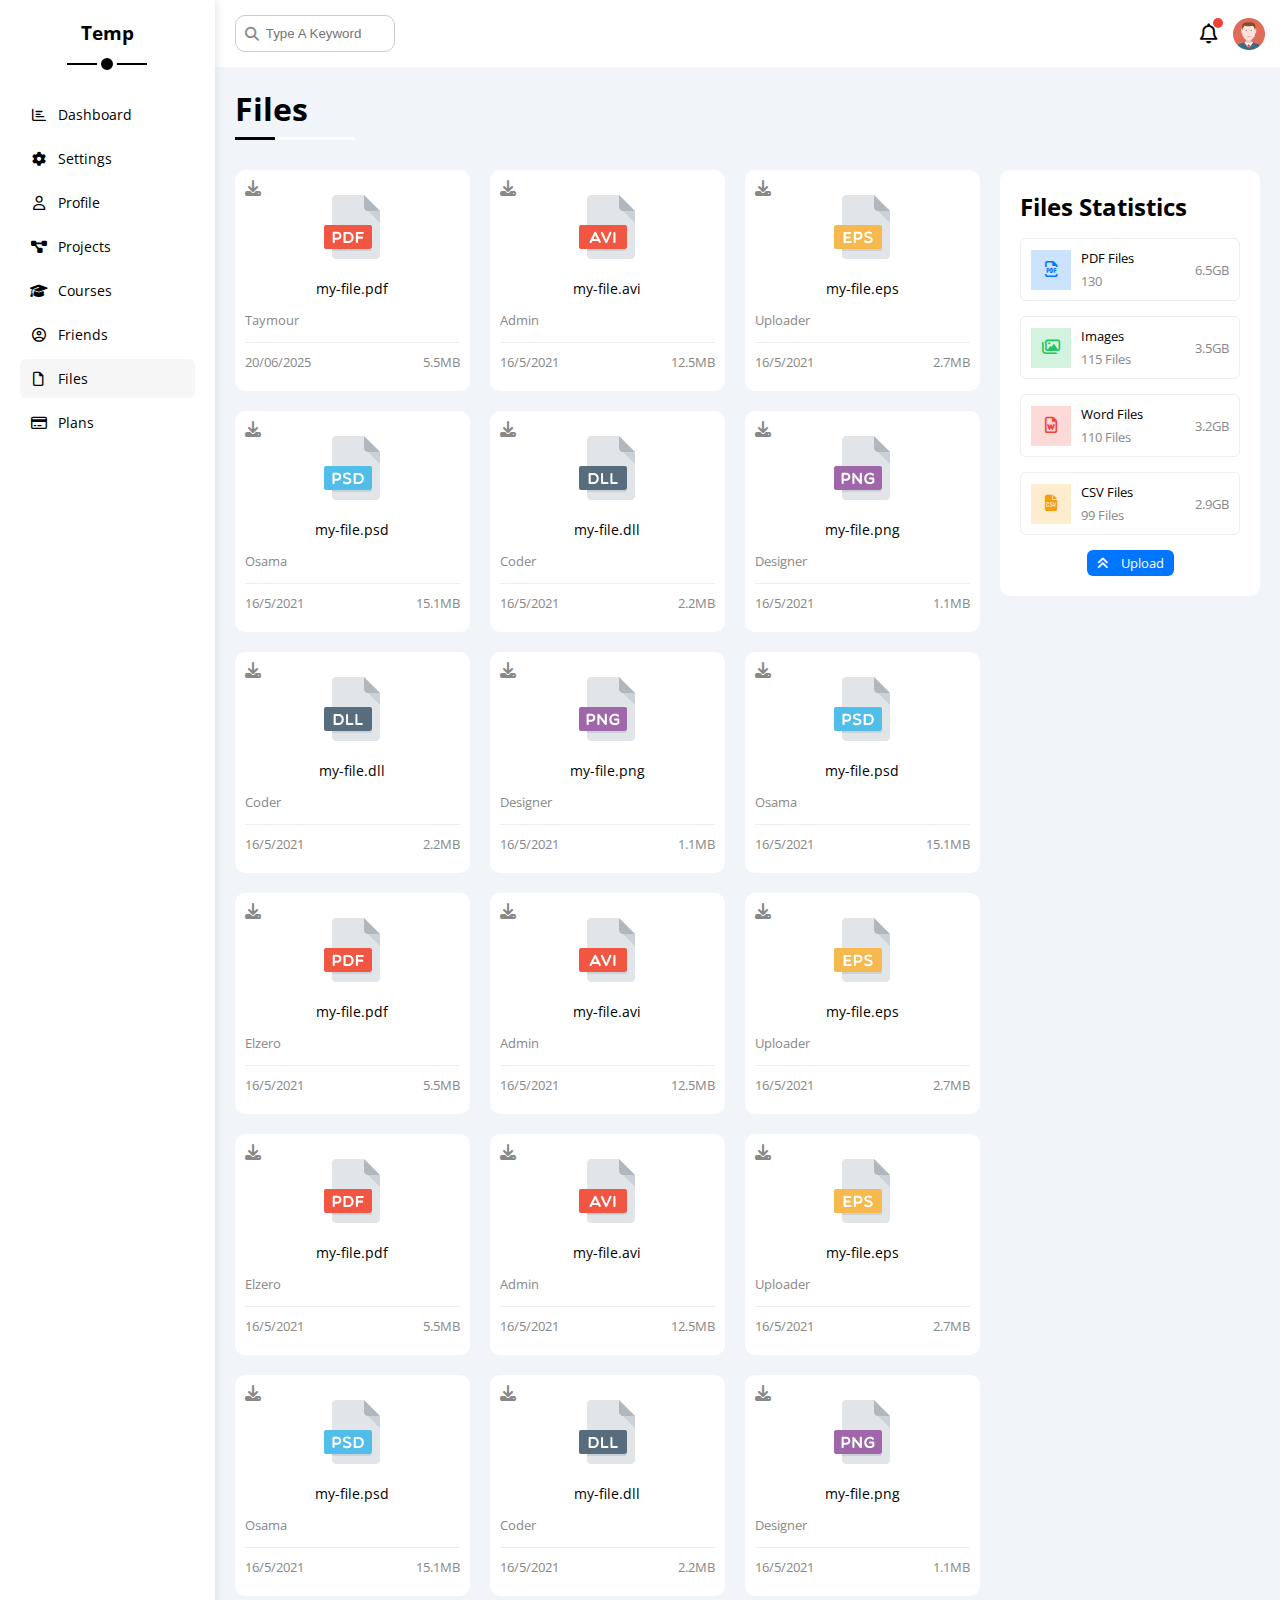
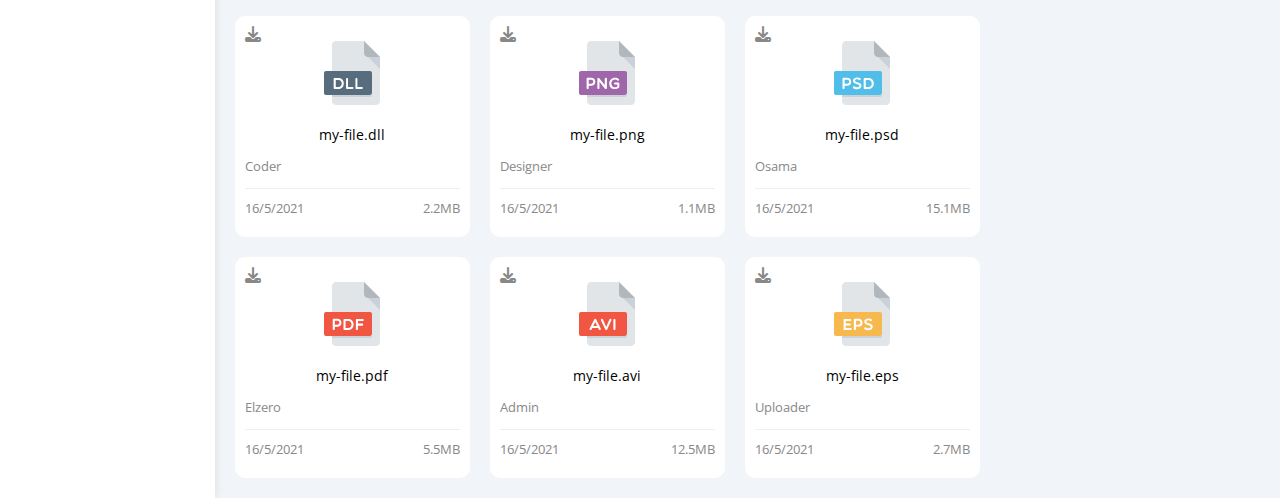
<file: files.html>
<!DOCTYPE html>
<html lang="en">
<head>
    <meta charset="UTF-8" />
    <meta http-equiv="X-UA-Compatible" content="IE=edge" />
    <meta name="viewport" content="width=device-width, initial-scale=1.0" />
    <title>Files</title>
    <link rel="stylesheet" href="css/all.min.css" />
    <link rel="stylesheet" href="css/framework.css" />
    <link rel="stylesheet" href="css/master.css" />
    <link rel="preconnect" href="https://fonts.googleapis.com" />
    <link rel="preconnect" href="https://fonts.gstatic.com" crossorigin />
    <link href="https://fonts.googleapis.com/css2?family=Open+Sans:wght@300;500&display=swap" rel="stylesheet" />
</head>
<body>
<div class="page d-flex">
    <div class="sidebar bg-white p-20 p-relative">
        <h3 class="p-relative txt-c mt-0">Temp</h3>
        <ul>
            <li>
                <a class="d-flex align-center fs-14 c-black rad-6 p-10 mb-5 main-transition" href="index.html">
                    <i class="fa-regular fa-chart-bar fa-fw"></i>
                    <span class="fs-14">Dashboard</span>
                </a>
            </li>
            <li>
                <a class="d-flex align-center fs-14 c-black rad-6 p-10 mb-5 main-transition" href="settings.html">
                    <i class="fa-solid fa-gear fa-fw"></i>
                    <span class="fs-14">Settings</span>
                </a>
            </li>
            <li>
                <a class="d-flex align-center fs-14 c-black rad-6 p-10 mb-5 main-transition" href="profile.html">
                    <i class="fa-regular fa-user fa-fw"></i>
                    <span class="fs-14">Profile</span>
                </a>
            </li>
            <li>
                <a class="d-flex align-center fs-14 c-black rad-6 p-10 mb-5 main-transition" href="projects.html">
                    <i class="fa-solid fa-diagram-project fa-fw"></i>
                    <span class="fs-14">Projects</span>
                </a>
            </li>
            <li>
                <a class="d-flex align-center fs-14 c-black rad-6 p-10 mb-5 main-transition" href="courses.html">
                    <i class="fa-solid fa-graduation-cap fa-fw"></i>
                    <span class="fs-14">Courses</span>
                </a>
            </li>
            <li>
                <a class="d-flex align-center fs-14 c-black rad-6 p-10 mb-5 main-transition" href="friends.html">
                    <i class="fa-regular fa-circle-user fa-fw"></i>
                    <span class="fs-14">Friends</span>
                </a>
            </li>
            <li>
                <a class="active d-flex align-center fs-14 c-black rad-6 p-10 mb-5 main-transition" href="files.html">
                    <i class="fa-regular fa-file fa-fw"></i>
                    <span class="fs-14">Files</span>
                </a>
            </li>
            <li>
                <a class="d-flex align-center fs-14 c-black rad-6 p-10 mb-5 main-transition" href="plans.html">
                    <i class="fa-regular fa-credit-card fa-fw"></i>
                    <span class="fs-14">Plans</span>
                </a>
            </li>
        </ul>
    </div>
    <div class="content w-full">
        <!-- Start Head -->
        <div class="head bg-white p-15 between-flex">
            <div class="search p-relative">
                <input class="p-10 b-ccc rad-10" type="search" placeholder="Type A Keyword" />
            </div>
            <div class="icons d-flex align-center">
                    <span class="notification p-relative">
                      <i class="fa-regular fa-bell fa-lg"></i>
                    </span>
                <img src="imgs/avatar.png" alt="" />
            </div>
        </div>
        <!-- End Head -->
        <h1 class="p-relative">Files</h1>
        <div class="files-page d-flex m-20 gap-20">
            <div class="file-stats p-20 bg-white rad-10">
                <h2 class="mt-0 mb-15 txt-c-mobile">Files Statistics</h2>
                <div class="d-flex align-center b-eee p-10 rad-6 mb-15 fs-13">
                    <i class="fa-regular fa-file-pdf fa-lg blue center-flex w-40 h-40 mr-10 c-blue icon"></i>
                    <div class="info">
                        <span>PDF Files</span>
                        <span class="c-grey d-block mt-5">130</span>
                    </div>
                    <div class="size c-grey ml-auto">6.5GB</div>
                </div>
                <div class="d-flex align-center b-eee p-10 rad-6 mb-15 fs-13">
                    <i class="fa-regular fa-images fa-lg green center-flex w-40 h-40 mr-10 c-green icon"></i>
                    <div class="info">
                        <span>Images</span>
                        <span class="c-grey d-block mt-5">115 Files</span>
                    </div>
                    <div class="size c-grey ml-auto">3.5GB</div>
                </div>
                <div class="d-flex align-center b-eee p-10 rad-6 mb-15 fs-13">
                    <i class="fa-regular fa-file-word fa-lg red center-flex w-40 h-40 mr-10 c-red icon"></i>
                    <div class="info">
                        <span>Word Files</span>
                        <span class="c-grey d-block mt-5">110 Files</span>
                    </div>
                    <div class="size c-grey ml-auto">3.2GB</div>
                </div>
                <div class="d-flex align-center b-eee p-10 rad-6 mb-15 fs-13">
                    <i class="fa-solid fa-file-csv fa-lg orange center-flex w-40 h-40 mr-10 c-orange icon"></i>
                    <div class="info">
                        <span>CSV Files</span>
                        <span class="c-grey d-block mt-5">99 Files</span>
                    </div>
                    <div class="size c-grey ml-auto">2.9GB</div>
                </div>
                <a class="upload btn-shape bg-blue c-white btn-hover fs-13 rad-6 d-block w-fit main-transition" href="#">
                    <i class="fa-solid fa-angles-up mr-10"></i>
                    Upload
                </a>
            </div>
            <div class="files-content d-grid gap-20">
                <div class="file bg-white p-10 rad-10">
                    <i class="fa-solid fa-download c-grey p-absolute"></i>
                    <div class="icon txt-c">
                        <img class="w-64 h-64 mt-15 mb-15 main-transition" src="imgs/pdf.svg" alt="">
                    </div>
                    <div class="txt-c mb-10 fs-14">my-file.pdf</div>
                    <p class="c-grey fs-13">Taymour</p>
                    <div class="info between-flex mt-10 mb-10 pt-10 fs-13 c-grey bt-eee">
                        <span>20/06/2025</span>
                        <span>5.5MB</span>
                    </div>
                </div>
                <div class="file bg-white p-10 rad-10">
                    <i class="fa-solid fa-download c-grey p-absolute"></i>
                    <div class="icon txt-c">
                        <img class="w-64 h-64 mt-15 mb-15 main-transition" src="imgs/avi.svg" alt="" />
                    </div>
                    <div class="txt-c mb-10 fs-14">my-file.avi</div>
                    <p class="c-grey fs-13">Admin</p>
                    <div class="info between-flex mt-10 mb-10 pt-10 fs-13 c-grey bt-eee">
                        <span>16/5/2021</span>
                        <span>12.5MB</span>
                    </div>
                </div>
                <div class="file bg-white p-10 rad-10">
                    <i class="fa-solid fa-download c-grey p-absolute"></i>
                    <div class="icon txt-c">
                        <img class="w-64 h-64 mt-15 mb-15 main-transition" src="imgs/eps.svg" alt="" />
                    </div>
                    <div class="txt-c mb-10 fs-14">my-file.eps</div>
                    <p class="c-grey fs-13">Uploader</p>
                    <div class="info between-flex mt-10 mb-10 pt-10 fs-13 c-grey bt-eee">
                        <span>16/5/2021</span>
                        <span>2.7MB</span>
                    </div>
                </div>
                <div class="file bg-white p-10 rad-10">
                    <i class="fa-solid fa-download c-grey p-absolute"></i>
                    <div class="icon txt-c">
                        <img class="w-64 h-64 mt-15 mb-15 main-transition" src="imgs/psd.svg" alt="" />
                    </div>
                    <div class="txt-c mb-10 fs-14">my-file.psd</div>
                    <p class="c-grey fs-13">Osama</p>
                    <div class="info between-flex mt-10 mb-10 pt-10 fs-13 c-grey bt-eee">
                        <span>16/5/2021</span>
                        <span>15.1MB</span>
                    </div>
                </div>
                <div class="file bg-white p-10 rad-10">
                    <i class="fa-solid fa-download c-grey p-absolute"></i>
                    <div class="icon txt-c">
                        <img class="w-64 h-64 mt-15 mb-15 main-transition" src="imgs/dll.svg" alt="" />
                    </div>
                    <div class="txt-c mb-10 fs-14">my-file.dll</div>
                    <p class="c-grey fs-13">Coder</p>
                    <div class="info between-flex mt-10 mb-10 pt-10 fs-13 c-grey bt-eee">
                        <span>16/5/2021</span>
                        <span>2.2MB</span>
                    </div>
                </div>
                <div class="file bg-white p-10 rad-10">
                    <i class="fa-solid fa-download c-grey p-absolute"></i>
                    <div class="icon txt-c">
                        <img class="w-64 h-64 mt-15 mb-15 main-transition" src="imgs/png.svg" alt="" />
                    </div>
                    <div class="txt-c mb-10 fs-14">my-file.png</div>
                    <p class="c-grey fs-13">Designer</p>
                    <div class="info between-flex mt-10 mb-10 pt-10 fs-13 c-grey bt-eee">
                        <span>16/5/2021</span>
                        <span>1.1MB</span>
                    </div>
                </div>
                <div class="file bg-white p-10 rad-10">
                    <i class="fa-solid fa-download c-grey p-absolute"></i>
                    <div class="icon txt-c">
                        <img class="w-64 h-64 mt-15 mb-15 main-transition" src="imgs/dll.svg" alt="" />
                    </div>
                    <div class="txt-c mb-10 fs-14">my-file.dll</div>
                    <p class="c-grey fs-13">Coder</p>
                    <div class="info between-flex mt-10 mb-10 pt-10 fs-13 c-grey bt-eee">
                        <span>16/5/2021</span>
                        <span>2.2MB</span>
                    </div>
                </div>
                <div class="file bg-white p-10 rad-10">
                    <i class="fa-solid fa-download c-grey p-absolute"></i>
                    <div class="icon txt-c">
                        <img class="w-64 h-64 mt-15 mb-15 main-transition" src="imgs/png.svg" alt="" />
                    </div>
                    <div class="txt-c mb-10 fs-14">my-file.png</div>
                    <p class="c-grey fs-13">Designer</p>
                    <div class="info between-flex mt-10 mb-10 pt-10 fs-13 c-grey bt-eee">
                        <span>16/5/2021</span>
                        <span>1.1MB</span>
                    </div>
                </div>
                <div class="file bg-white p-10 rad-10">
                    <i class="fa-solid fa-download c-grey p-absolute"></i>
                    <div class="icon txt-c">
                        <img class="w-64 h-64 mt-15 mb-15 main-transition" src="imgs/psd.svg" alt="" />
                    </div>
                    <div class="txt-c mb-10 fs-14">my-file.psd</div>
                    <p class="c-grey fs-13">Osama</p>
                    <div class="info between-flex mt-10 mb-10 pt-10 fs-13 c-grey bt-eee">
                        <span>16/5/2021</span>
                        <span>15.1MB</span>
                    </div>
                </div>
                <div class="file bg-white p-10 rad-10">
                    <i class="fa-solid fa-download c-grey p-absolute"></i>
                    <div class="icon txt-c">
                        <img class="w-64 h-64 mt-15 mb-15 main-transition" src="imgs/pdf.svg" alt="" />
                    </div>
                    <div class="txt-c mb-10 fs-14">my-file.pdf</div>
                    <p class="c-grey fs-13">Elzero</p>
                    <div class="info between-flex mt-10 mb-10 pt-10 fs-13 c-grey bt-eee">
                        <span>16/5/2021</span>
                        <span>5.5MB</span>
                    </div>
                </div>
                <div class="file bg-white p-10 rad-10">
                    <i class="fa-solid fa-download c-grey p-absolute"></i>
                    <div class="icon txt-c">
                        <img class="w-64 h-64 mt-15 mb-15 main-transition" src="imgs/avi.svg" alt="" />
                    </div>
                    <div class="txt-c mb-10 fs-14">my-file.avi</div>
                    <p class="c-grey fs-13">Admin</p>
                    <div class="info between-flex mt-10 mb-10 pt-10 fs-13 c-grey bt-eee">
                        <span>16/5/2021</span>
                        <span>12.5MB</span>
                    </div>
                </div>
                <div class="file bg-white p-10 rad-10">
                    <i class="fa-solid fa-download c-grey p-absolute"></i>
                    <div class="icon txt-c">
                        <img class="w-64 h-64 mt-15 mb-15 main-transition" src="imgs/eps.svg" alt="" />
                    </div>
                    <div class="txt-c mb-10 fs-14">my-file.eps</div>
                    <p class="c-grey fs-13">Uploader</p>
                    <div class="info between-flex mt-10 mb-10 pt-10 fs-13 c-grey bt-eee">
                        <span>16/5/2021</span>
                        <span>2.7MB</span>
                    </div>
                </div>
                <div class="file bg-white p-10 rad-10">
                    <i class="fa-solid fa-download c-grey p-absolute"></i>
                    <div class="icon txt-c">
                        <img class="w-64 h-64 mt-15 mb-15 main-transition" src="imgs/pdf.svg" alt="" />
                    </div>
                    <div class="txt-c mb-10 fs-14">my-file.pdf</div>
                    <p class="c-grey fs-13">Elzero</p>
                    <div class="info between-flex mt-10 mb-10 pt-10 fs-13 c-grey bt-eee">
                        <span>16/5/2021</span>
                        <span>5.5MB</span>
                    </div>
                </div>
                <div class="file bg-white p-10 rad-10">
                    <i class="fa-solid fa-download c-grey p-absolute"></i>
                    <div class="icon txt-c">
                        <img class="w-64 h-64 mt-15 mb-15 main-transition" src="imgs/avi.svg" alt="" />
                    </div>
                    <div class="txt-c mb-10 fs-14">my-file.avi</div>
                    <p class="c-grey fs-13">Admin</p>
                    <div class="info between-flex mt-10 mb-10 pt-10 fs-13 c-grey bt-eee">
                        <span>16/5/2021</span>
                        <span>12.5MB</span>
                    </div>
                </div>
                <div class="file bg-white p-10 rad-10">
                    <i class="fa-solid fa-download c-grey p-absolute"></i>
                    <div class="icon txt-c">
                        <img class="w-64 h-64 mt-15 mb-15 main-transition" src="imgs/eps.svg" alt="" />
                    </div>
                    <div class="txt-c mb-10 fs-14">my-file.eps</div>
                    <p class="c-grey fs-13">Uploader</p>
                    <div class="info between-flex mt-10 mb-10 pt-10 fs-13 c-grey bt-eee">
                        <span>16/5/2021</span>
                        <span>2.7MB</span>
                    </div>
                </div>
                <div class="file bg-white p-10 rad-10">
                    <i class="fa-solid fa-download c-grey p-absolute"></i>
                    <div class="icon txt-c">
                        <img class="w-64 h-64 mt-15 mb-15 main-transition" src="imgs/psd.svg" alt="" />
                    </div>
                    <div class="txt-c mb-10 fs-14">my-file.psd</div>
                    <p class="c-grey fs-13">Osama</p>
                    <div class="info between-flex mt-10 mb-10 pt-10 fs-13 c-grey bt-eee">
                        <span>16/5/2021</span>
                        <span>15.1MB</span>
                    </div>
                </div>
                <div class="file bg-white p-10 rad-10">
                    <i class="fa-solid fa-download c-grey p-absolute"></i>
                    <div class="icon txt-c">
                        <img class="w-64 h-64 mt-15 mb-15 main-transition" src="imgs/dll.svg" alt="" />
                    </div>
                    <div class="txt-c mb-10 fs-14">my-file.dll</div>
                    <p class="c-grey fs-13">Coder</p>
                    <div class="info between-flex mt-10 mb-10 pt-10 fs-13 c-grey bt-eee">
                        <span>16/5/2021</span>
                        <span>2.2MB</span>
                    </div>
                </div>
                <div class="file bg-white p-10 rad-10">
                    <i class="fa-solid fa-download c-grey p-absolute"></i>
                    <div class="icon txt-c">
                        <img class="w-64 h-64 mt-15 mb-15 main-transition" src="imgs/png.svg" alt="" />
                    </div>
                    <div class="txt-c mb-10 fs-14">my-file.png</div>
                    <p class="c-grey fs-13">Designer</p>
                    <div class="info between-flex mt-10 mb-10 pt-10 fs-13 c-grey bt-eee">
                        <span>16/5/2021</span>
                        <span>1.1MB</span>
                    </div>
                </div>
                <div class="file bg-white p-10 rad-10">
                    <i class="fa-solid fa-download c-grey p-absolute"></i>
                    <div class="icon txt-c">
                        <img class="w-64 h-64 mt-15 mb-15 main-transition" src="imgs/dll.svg" alt="" />
                    </div>
                    <div class="txt-c mb-10 fs-14">my-file.dll</div>
                    <p class="c-grey fs-13">Coder</p>
                    <div class="info between-flex mt-10 mb-10 pt-10 fs-13 c-grey bt-eee">
                        <span>16/5/2021</span>
                        <span>2.2MB</span>
                    </div>
                </div>
                <div class="file bg-white p-10 rad-10">
                    <i class="fa-solid fa-download c-grey p-absolute"></i>
                    <div class="icon txt-c">
                        <img class="w-64 h-64 mt-15 mb-15 main-transition" src="imgs/png.svg" alt="" />
                    </div>
                    <div class="txt-c mb-10 fs-14">my-file.png</div>
                    <p class="c-grey fs-13">Designer</p>
                    <div class="info between-flex mt-10 mb-10 pt-10 fs-13 c-grey bt-eee">
                        <span>16/5/2021</span>
                        <span>1.1MB</span>
                    </div>
                </div>
                <div class="file bg-white p-10 rad-10">
                    <i class="fa-solid fa-download c-grey p-absolute"></i>
                    <div class="icon txt-c">
                        <img class="w-64 h-64 mt-15 mb-15 main-transition" src="imgs/psd.svg" alt="" />
                    </div>
                    <div class="txt-c mb-10 fs-14">my-file.psd</div>
                    <p class="c-grey fs-13">Osama</p>
                    <div class="info between-flex mt-10 mb-10 pt-10 fs-13 c-grey bt-eee">
                        <span>16/5/2021</span>
                        <span>15.1MB</span>
                    </div>
                </div>
                <div class="file bg-white p-10 rad-10">
                    <i class="fa-solid fa-download c-grey p-absolute"></i>
                    <div class="icon txt-c">
                        <img class="w-64 h-64 mt-15 mb-15 main-transition" src="imgs/pdf.svg" alt="" />
                    </div>
                    <div class="txt-c mb-10 fs-14">my-file.pdf</div>
                    <p class="c-grey fs-13">Elzero</p>
                    <div class="info between-flex mt-10 mb-10 pt-10 fs-13 c-grey bt-eee">
                        <span>16/5/2021</span>
                        <span>5.5MB</span>
                    </div>
                </div>
                <div class="file bg-white p-10 rad-10">
                    <i class="fa-solid fa-download c-grey p-absolute"></i>
                    <div class="icon txt-c">
                        <img class="w-64 h-64 mt-15 mb-15 main-transition" src="imgs/avi.svg" alt="" />
                    </div>
                    <div class="txt-c mb-10 fs-14">my-file.avi</div>
                    <p class="c-grey fs-13">Admin</p>
                    <div class="info between-flex mt-10 mb-10 pt-10 fs-13 c-grey bt-eee">
                        <span>16/5/2021</span>
                        <span>12.5MB</span>
                    </div>
                </div>
                <div class="file bg-white p-10 rad-10">
                    <i class="fa-solid fa-download c-grey p-absolute"></i>
                    <div class="icon txt-c">
                        <img class="w-64 h-64 mt-15 mb-15 main-transition" src="imgs/eps.svg" alt="" />
                    </div>
                    <div class="txt-c mb-10 fs-14">my-file.eps</div>
                    <p class="c-grey fs-13">Uploader</p>
                    <div class="info between-flex mt-10 mb-10 pt-10 fs-13 c-grey bt-eee">
                        <span>16/5/2021</span>
                        <span>2.7MB</span>
                    </div>
                </div>
            </div>
        </div>
    </div>
</div>
</body>
</html>
</file>
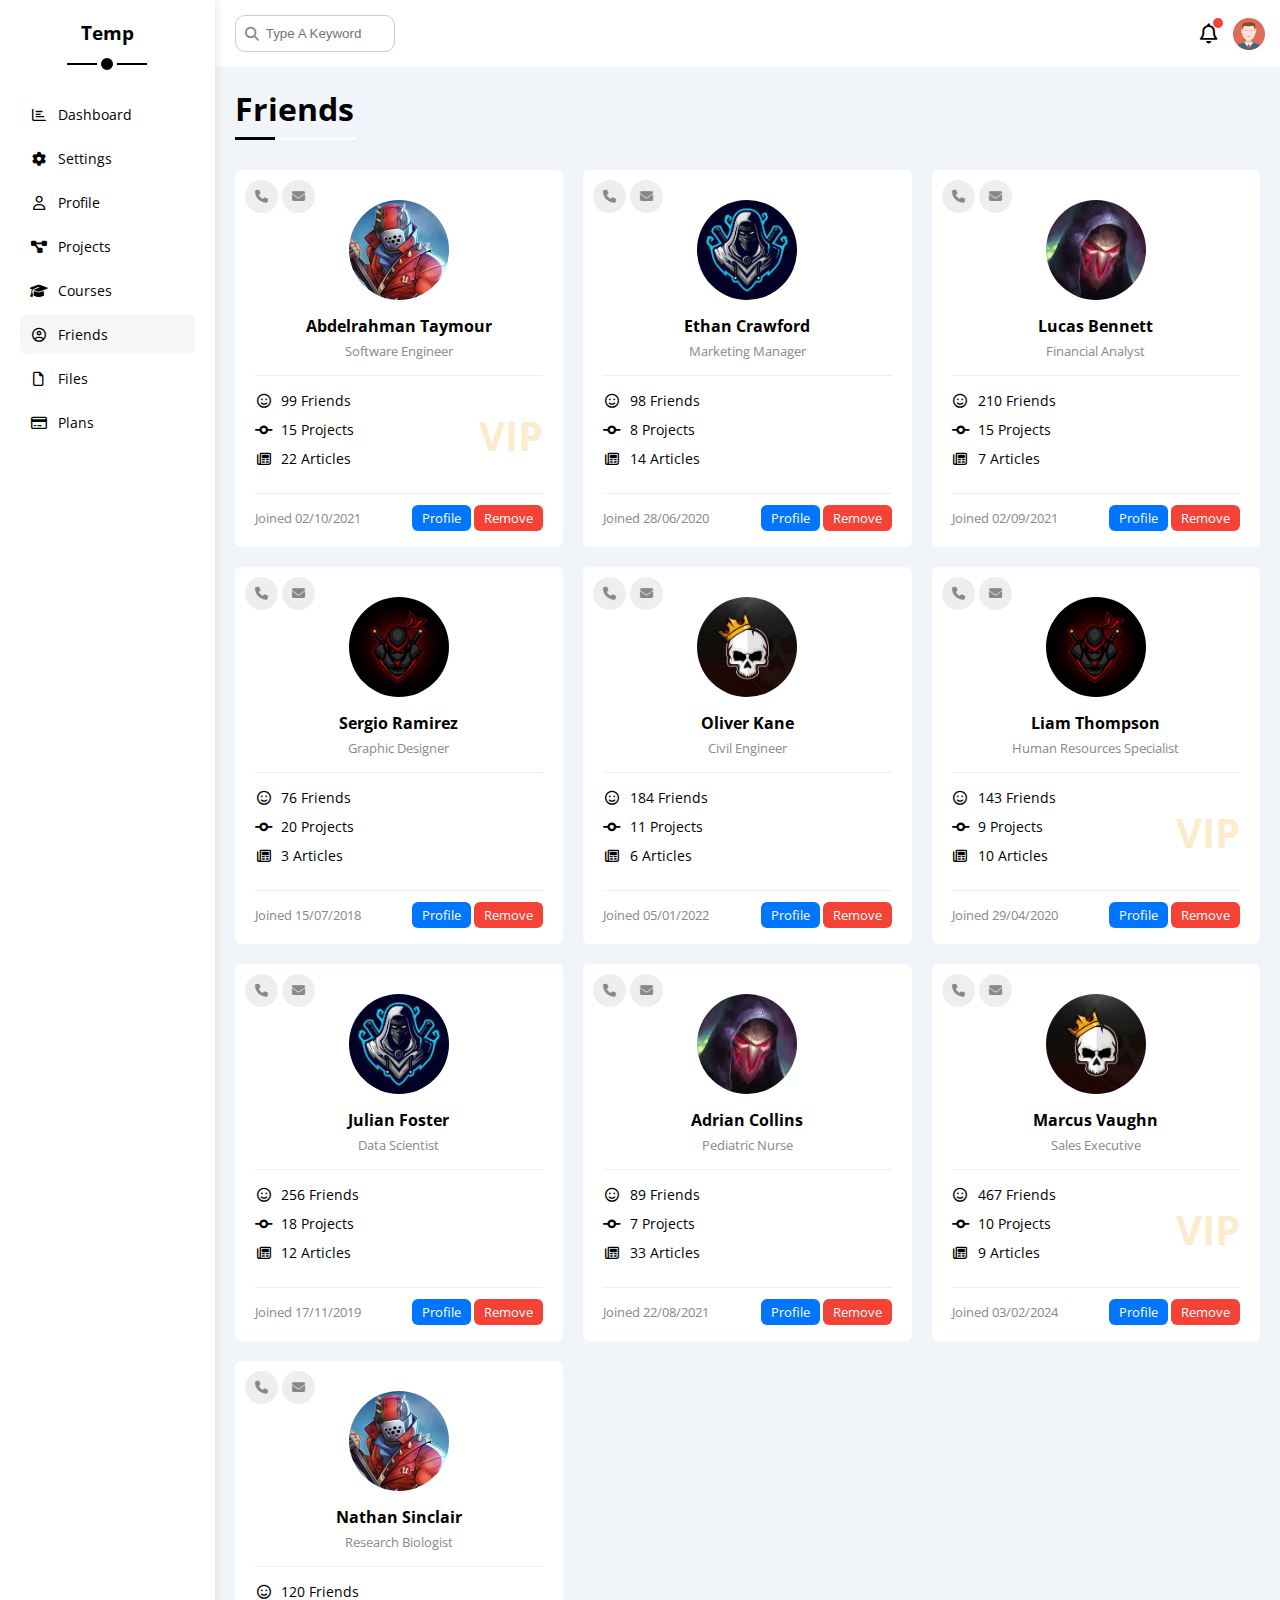
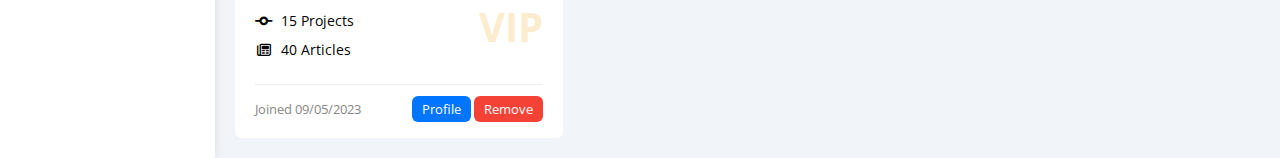
<file: friends.html>
<!DOCTYPE html>
<html lang="en">
<head>
    <meta charset="UTF-8" />
    <meta http-equiv="X-UA-Compatible" content="IE=edge" />
    <meta name="viewport" content="width=device-width, initial-scale=1.0" />
    <title>Friends</title>
    <link rel="stylesheet" href="css/all.min.css" />
    <link rel="stylesheet" href="css/framework.css" />
    <link rel="stylesheet" href="css/master.css" />
    <link rel="preconnect" href="https://fonts.googleapis.com" />
    <link rel="preconnect" href="https://fonts.gstatic.com" crossorigin />
    <link href="https://fonts.googleapis.com/css2?family=Open+Sans:wght@300;500&display=swap" rel="stylesheet" />
</head>
<body>
<div class="page d-flex">
    <div class="sidebar bg-white p-20 p-relative">
        <h3 class="p-relative txt-c mt-0">Temp</h3>
        <ul>
            <li>
                <a class="d-flex align-center fs-14 c-black rad-6 p-10 mb-5 main-transition" href="index.html">
                    <i class="fa-regular fa-chart-bar fa-fw"></i>
                    <span class="fs-14">Dashboard</span>
                </a>
            </li>
            <li>
                <a class="d-flex align-center fs-14 c-black rad-6 p-10 mb-5 main-transition" href="settings.html">
                    <i class="fa-solid fa-gear fa-fw"></i>
                    <span class="fs-14">Settings</span>
                </a>
            </li>
            <li>
                <a class="d-flex align-center fs-14 c-black rad-6 p-10 mb-5 main-transition" href="profile.html">
                    <i class="fa-regular fa-user fa-fw"></i>
                    <span class="fs-14">Profile</span>
                </a>
            </li>
            <li>
                <a class="d-flex align-center fs-14 c-black rad-6 p-10 mb-5 main-transition" href="projects.html">
                    <i class="fa-solid fa-diagram-project fa-fw"></i>
                    <span class="fs-14">Projects</span>
                </a>
            </li>
            <li>
                <a class="d-flex align-center fs-14 c-black rad-6 p-10 mb-5 main-transition" href="courses.html">
                    <i class="fa-solid fa-graduation-cap fa-fw"></i>
                    <span class="fs-14">Courses</span>
                </a>
            </li>
            <li>
                <a class="active d-flex align-center fs-14 c-black rad-6 p-10 mb-5 main-transition" href="friends.html">
                    <i class="fa-regular fa-circle-user fa-fw"></i>
                    <span class="fs-14">Friends</span>
                </a>
            </li>
            <li>
                <a class="d-flex align-center fs-14 c-black rad-6 p-10 mb-5 main-transition" href="files.html">
                    <i class="fa-regular fa-file fa-fw"></i>
                    <span class="fs-14">Files</span>
                </a>
            </li>
            <li>
                <a class="d-flex align-center fs-14 c-black rad-6 p-10 mb-5 main-transition" href="plans.html">
                    <i class="fa-regular fa-credit-card fa-fw"></i>
                    <span class="fs-14">Plans</span>
                </a>
            </li>
        </ul>
    </div>
    <div class="content w-full">
        <!-- Start Head -->
        <div class="head bg-white p-15 between-flex">
            <div class="search p-relative">
                <input class="p-10 b-ccc rad-10" type="search" placeholder="Type A Keyword" />
            </div>
            <div class="icons d-flex align-center">
                    <span class="notification p-relative">
                      <i class="fa-regular fa-bell fa-lg"></i>
                    </span>
                <img src="imgs/avatar.png" alt="" />
            </div>
        </div>
        <!-- End Head -->
        <h1 class="p-relative">Friends</h1>
        <div class="friends-page d-grid m-20 gap-20">
            <div class="friend bg-white rad-6 p-20 p-relative">
                <div class="contact p-absolute">
                    <i class="fa-solid fa-phone bg-eee p-10 rad-half fs-13 c-grey main-transition"></i>
                    <i class="fa-solid fa-envelope bg-eee p-10 rad-half fs-13 c-grey main-transition"></i>
                </div>
                <div class="txt-c">
                    <img class="rad-half mt-10 mb-10 w-100 h-100" src="imgs/friend-01.jpg" alt="">
                    <h4 class="m-0">Abdelrahman Taymour</h4>
                    <p class="c-grey fs-13 mt-5 mb-0">Software Engineer</p>
                </div>
                <div class="icons fs-14 p-relative bt-eee bb-eee mt-15 mb-15 pt-15 pb-15">
                    <div class="mb-10">
                        <i class="fa-regular fa-face-smile fa-fw mr-5"></i>
                        <span>99 Friends</span>
                    </div>
                    <div class="mb-10">
                        <i class="fa-solid fa-code-commit fa-fw mr-5"></i>
                        <span>15 Projects</span>
                    </div>
                    <div class="mb-10">
                        <i class="fa-regular fa-newspaper fa-fw mr-5"></i>
                        <span>22 Articles</span>
                    </div>
                    <span class="vip fw-bold c-orange p-absolute ">VIP</span>
                </div>
                <div class="info between-flex fs-13">
                    <span class="c-grey">Joined 02/10/2021</span>
                    <div>
                        <a class="bg-blue c-white btn-shape" href="profile.html">Profile</a>
                        <a class="bg-red c-white btn-shape" href="#">Remove</a>
                    </div>
                </div>
            </div>
            <div class="friend bg-white rad-6 p-20 p-relative">
                <div class="contact p-absolute">
                    <i class="fa-solid fa-phone bg-eee p-10 rad-half fs-13 c-grey main-transition"></i>
                    <i class="fa-solid fa-envelope bg-eee p-10 rad-half fs-13 c-grey main-transition"></i>
                </div>
                <div class="txt-c">
                    <img class="rad-half mt-10 mb-10 w-100 h-100" src="imgs/friend-02.jpg" alt="">
                    <h4 class="m-0">Ethan Crawford</h4>
                    <p class="c-grey fs-13 mt-5 mb-0">Marketing Manager</p>
                </div>
                <div class="icons fs-14 p-relative bt-eee bb-eee mt-15 mb-15 pt-15 pb-15">
                    <div class="mb-10">
                        <i class="fa-regular fa-face-smile fa-fw mr-5"></i>
                        <span>98 Friends</span>
                    </div>
                    <div class="mb-10">
                        <i class="fa-solid fa-code-commit fa-fw mr-5"></i>
                        <span>8 Projects</span>
                    </div>
                    <div class="mb-10">
                        <i class="fa-regular fa-newspaper fa-fw mr-5"></i>
                        <span>14 Articles</span>
                    </div>
                </div>
                <div class="info between-flex fs-13">
                    <span class="c-grey">Joined 28/06/2020</span>
                    <div>
                        <a class="bg-blue c-white btn-shape" href="profile.html">Profile</a>
                        <a class="bg-red c-white btn-shape" href="#">Remove</a>
                    </div>
                </div>
            </div>
            <div class="friend bg-white rad-6 p-20 p-relative">
                <div class="contact p-absolute">
                    <i class="fa-solid fa-phone bg-eee p-10 rad-half fs-13 c-grey main-transition"></i>
                    <i class="fa-solid fa-envelope bg-eee p-10 rad-half fs-13 c-grey main-transition"></i>
                </div>
                <div class="txt-c">
                    <img class="rad-half mt-10 mb-10 w-100 h-100" src="imgs/friend-03.jpg" alt="">
                    <h4 class="m-0">Lucas Bennett</h4>
                    <p class="c-grey fs-13 mt-5 mb-0">Financial Analyst</p>
                </div>
                <div class="icons fs-14 p-relative bt-eee bb-eee mt-15 mb-15 pt-15 pb-15">
                    <div class="mb-10">
                        <i class="fa-regular fa-face-smile fa-fw mr-5"></i>
                        <span>210 Friends</span>
                    </div>
                    <div class="mb-10">
                        <i class="fa-solid fa-code-commit fa-fw mr-5"></i>
                        <span>15 Projects</span>
                    </div>
                    <div class="mb-10">
                        <i class="fa-regular fa-newspaper fa-fw mr-5"></i>
                        <span>7 Articles</span>
                    </div>
                </div>
                <div class="info between-flex fs-13">
                    <span class="c-grey">Joined 02/09/2021</span>
                    <div>
                        <a class="bg-blue c-white btn-shape" href="profile.html">Profile</a>
                        <a class="bg-red c-white btn-shape" href="#">Remove</a>
                    </div>
                </div>
            </div>
            <div class="friend bg-white rad-6 p-20 p-relative">
                <div class="contact p-absolute">
                    <i class="fa-solid fa-phone bg-eee p-10 rad-half fs-13 c-grey main-transition"></i>
                    <i class="fa-solid fa-envelope bg-eee p-10 rad-half fs-13 c-grey main-transition"></i>
                </div>
                <div class="txt-c">
                    <img class="rad-half mt-10 mb-10 w-100 h-100" src="imgs/friend-04.jpg" alt="">
                    <h4 class="m-0">Sergio Ramirez</h4>
                    <p class="c-grey fs-13 mt-5 mb-0">Graphic Designer</p>
                </div>
                <div class="icons fs-14 p-relative bt-eee bb-eee mt-15 mb-15 pt-15 pb-15">
                    <div class="mb-10">
                        <i class="fa-regular fa-face-smile fa-fw mr-5"></i>
                        <span>76 Friends</span>
                    </div>
                    <div class="mb-10">
                        <i class="fa-solid fa-code-commit fa-fw mr-5"></i>
                        <span>20 Projects</span>
                    </div>
                    <div class="mb-10">
                        <i class="fa-regular fa-newspaper fa-fw mr-5"></i>
                        <span>3 Articles</span>
                    </div>
                </div>
                <div class="info between-flex fs-13">
                    <span class="c-grey">Joined 15/07/2018</span>
                    <div>
                        <a class="bg-blue c-white btn-shape" href="profile.html">Profile</a>
                        <a class="bg-red c-white btn-shape" href="#">Remove</a>
                    </div>
                </div>
            </div>
            <div class="friend bg-white rad-6 p-20 p-relative">
                <div class="contact p-absolute">
                    <i class="fa-solid fa-phone bg-eee p-10 rad-half fs-13 c-grey main-transition"></i>
                    <i class="fa-solid fa-envelope bg-eee p-10 rad-half fs-13 c-grey main-transition"></i>
                </div>
                <div class="txt-c">
                    <img class="rad-half mt-10 mb-10 w-100 h-100" src="imgs/friend-05.jpg" alt="">
                    <h4 class="m-0">Oliver Kane</h4>
                    <p class="c-grey fs-13 mt-5 mb-0">Civil Engineer</p>
                </div>
                <div class="icons fs-14 p-relative bt-eee bb-eee mt-15 mb-15 pt-15 pb-15">
                    <div class="mb-10">
                        <i class="fa-regular fa-face-smile fa-fw mr-5"></i>
                        <span>184 Friends</span>
                    </div>
                    <div class="mb-10">
                        <i class="fa-solid fa-code-commit fa-fw mr-5"></i>
                        <span>11 Projects</span>
                    </div>
                    <div class="mb-10">
                        <i class="fa-regular fa-newspaper fa-fw mr-5"></i>
                        <span>6 Articles</span>
                    </div>
                </div>
                <div class="info between-flex fs-13">
                    <span class="c-grey">Joined 05/01/2022</span>
                    <div>
                        <a class="bg-blue c-white btn-shape" href="profile.html">Profile</a>
                        <a class="bg-red c-white btn-shape" href="#">Remove</a>
                    </div>
                </div>
            </div>
            <div class="friend bg-white rad-6 p-20 p-relative">
                <div class="contact p-absolute">
                    <i class="fa-solid fa-phone bg-eee p-10 rad-half fs-13 c-grey main-transition"></i>
                    <i class="fa-solid fa-envelope bg-eee p-10 rad-half fs-13 c-grey main-transition"></i>
                </div>
                <div class="txt-c">
                    <img class="rad-half mt-10 mb-10 w-100 h-100" src="imgs/friend-04.jpg" alt="">
                    <h4 class="m-0">Liam Thompson</h4>
                    <p class="c-grey fs-13 mt-5 mb-0">Human Resources Specialist</p>
                </div>
                <div class="icons fs-14 p-relative bt-eee bb-eee mt-15 mb-15 pt-15 pb-15">
                    <div class="mb-10">
                        <i class="fa-regular fa-face-smile fa-fw mr-5"></i>
                        <span>143 Friends</span>
                    </div>
                    <div class="mb-10">
                        <i class="fa-solid fa-code-commit fa-fw mr-5"></i>
                        <span>9 Projects</span>
                    </div>
                    <div class="mb-10">
                        <i class="fa-regular fa-newspaper fa-fw mr-5"></i>
                        <span>10 Articles</span>
                    </div>
                    <span class="vip fw-bold c-orange p-absolute ">VIP</span>
                </div>
                <div class="info between-flex fs-13">
                    <span class="c-grey">Joined 29/04/2020</span>
                    <div>
                        <a class="bg-blue c-white btn-shape" href="profile.html">Profile</a>
                        <a class="bg-red c-white btn-shape" href="#">Remove</a>
                    </div>
                </div>
            </div>
            <div class="friend bg-white rad-6 p-20 p-relative">
                <div class="contact p-absolute">
                    <i class="fa-solid fa-phone bg-eee p-10 rad-half fs-13 c-grey main-transition"></i>
                    <i class="fa-solid fa-envelope bg-eee p-10 rad-half fs-13 c-grey main-transition"></i>
                </div>
                <div class="txt-c">
                    <img class="rad-half mt-10 mb-10 w-100 h-100" src="imgs/friend-02.jpg" alt="">
                    <h4 class="m-0">Julian Foster</h4>
                    <p class="c-grey fs-13 mt-5 mb-0">Data Scientist</p>
                </div>
                <div class="icons fs-14 p-relative bt-eee bb-eee mt-15 mb-15 pt-15 pb-15">
                    <div class="mb-10">
                        <i class="fa-regular fa-face-smile fa-fw mr-5"></i>
                        <span>256 Friends</span>
                    </div>
                    <div class="mb-10">
                        <i class="fa-solid fa-code-commit fa-fw mr-5"></i>
                        <span>18 Projects</span>
                    </div>
                    <div class="mb-10">
                        <i class="fa-regular fa-newspaper fa-fw mr-5"></i>
                        <span>12 Articles</span>
                    </div>
                </div>
                <div class="info between-flex fs-13">
                    <span class="c-grey">Joined 17/11/2019</span>
                    <div>
                        <a class="bg-blue c-white btn-shape" href="profile.html">Profile</a>
                        <a class="bg-red c-white btn-shape" href="#">Remove</a>
                    </div>
                </div>
            </div>
            <div class="friend bg-white rad-6 p-20 p-relative">
                <div class="contact p-absolute">
                    <i class="fa-solid fa-phone bg-eee p-10 rad-half fs-13 c-grey main-transition"></i>
                    <i class="fa-solid fa-envelope bg-eee p-10 rad-half fs-13 c-grey main-transition"></i>
                </div>
                <div class="txt-c">
                    <img class="rad-half mt-10 mb-10 w-100 h-100" src="imgs/friend-03.jpg" alt="">
                    <h4 class="m-0">Adrian Collins</h4>
                    <p class="c-grey fs-13 mt-5 mb-0">Pediatric Nurse</p>
                </div>
                <div class="icons fs-14 p-relative bt-eee bb-eee mt-15 mb-15 pt-15 pb-15">
                    <div class="mb-10">
                        <i class="fa-regular fa-face-smile fa-fw mr-5"></i>
                        <span>89 Friends</span>
                    </div>
                    <div class="mb-10">
                        <i class="fa-solid fa-code-commit fa-fw mr-5"></i>
                        <span>7 Projects</span>
                    </div>
                    <div class="mb-10">
                        <i class="fa-regular fa-newspaper fa-fw mr-5"></i>
                        <span>33 Articles</span>
                    </div>
                </div>
                <div class="info between-flex fs-13">
                    <span class="c-grey">Joined 22/08/2021</span>
                    <div>
                        <a class="bg-blue c-white btn-shape" href="profile.html">Profile</a>
                        <a class="bg-red c-white btn-shape" href="#">Remove</a>
                    </div>
                </div>
            </div>
            <div class="friend bg-white rad-6 p-20 p-relative">
                <div class="contact p-absolute">
                    <i class="fa-solid fa-phone bg-eee p-10 rad-half fs-13 c-grey main-transition"></i>
                    <i class="fa-solid fa-envelope bg-eee p-10 rad-half fs-13 c-grey main-transition"></i>
                </div>
                <div class="txt-c">
                    <img class="rad-half mt-10 mb-10 w-100 h-100" src="imgs/friend-05.jpg" alt="">
                    <h4 class="m-0">Marcus Vaughn</h4>
                    <p class="c-grey fs-13 mt-5 mb-0">Sales Executive</p>
                </div>
                <div class="icons fs-14 p-relative bt-eee bb-eee mt-15 mb-15 pt-15 pb-15">
                    <div class="mb-10">
                        <i class="fa-regular fa-face-smile fa-fw mr-5"></i>
                        <span>467 Friends</span>
                    </div>
                    <div class="mb-10">
                        <i class="fa-solid fa-code-commit fa-fw mr-5"></i>
                        <span>10 Projects</span>
                    </div>
                    <div class="mb-10">
                        <i class="fa-regular fa-newspaper fa-fw mr-5"></i>
                        <span>9 Articles</span>
                    </div>
                    <span class="vip fw-bold c-orange p-absolute ">VIP</span>
                </div>
                <div class="info between-flex fs-13">
                    <span class="c-grey">Joined 03/02/2024</span>
                    <div>
                        <a class="bg-blue c-white btn-shape" href="profile.html">Profile</a>
                        <a class="bg-red c-white btn-shape" href="#">Remove</a>
                    </div>
                </div>
            </div>
            <div class="friend bg-white rad-6 p-20 p-relative">
                <div class="contact p-absolute">
                    <i class="fa-solid fa-phone bg-eee p-10 rad-half fs-13 c-grey main-transition"></i>
                    <i class="fa-solid fa-envelope bg-eee p-10 rad-half fs-13 c-grey main-transition"></i>
                </div>
                <div class="txt-c">
                    <img class="rad-half mt-10 mb-10 w-100 h-100" src="imgs/friend-01.jpg" alt="">
                    <h4 class="m-0">Nathan Sinclair</h4>
                    <p class="c-grey fs-13 mt-5 mb-0">Research Biologist</p>
                </div>
                <div class="icons fs-14 p-relative bt-eee bb-eee mt-15 mb-15 pt-15 pb-15">
                    <div class="mb-10">
                        <i class="fa-regular fa-face-smile fa-fw mr-5"></i>
                        <span>120 Friends</span>
                    </div>
                    <div class="mb-10">
                        <i class="fa-solid fa-code-commit fa-fw mr-5"></i>
                        <span>15 Projects</span>
                    </div>
                    <div class="mb-10">
                        <i class="fa-regular fa-newspaper fa-fw mr-5"></i>
                        <span>40 Articles</span>
                    </div>
                    <span class="vip fw-bold c-orange p-absolute ">VIP</span>
                </div>
                <div class="info between-flex fs-13">
                    <span class="c-grey">Joined 09/05/2023</span>
                    <div>
                        <a class="bg-blue c-white btn-shape" href="profile.html">Profile</a>
                        <a class="bg-red c-white btn-shape" href="#">Remove</a>
                    </div>
                </div>
            </div>
        </div>
    </div>
</div>
</body>
</html>
</file>
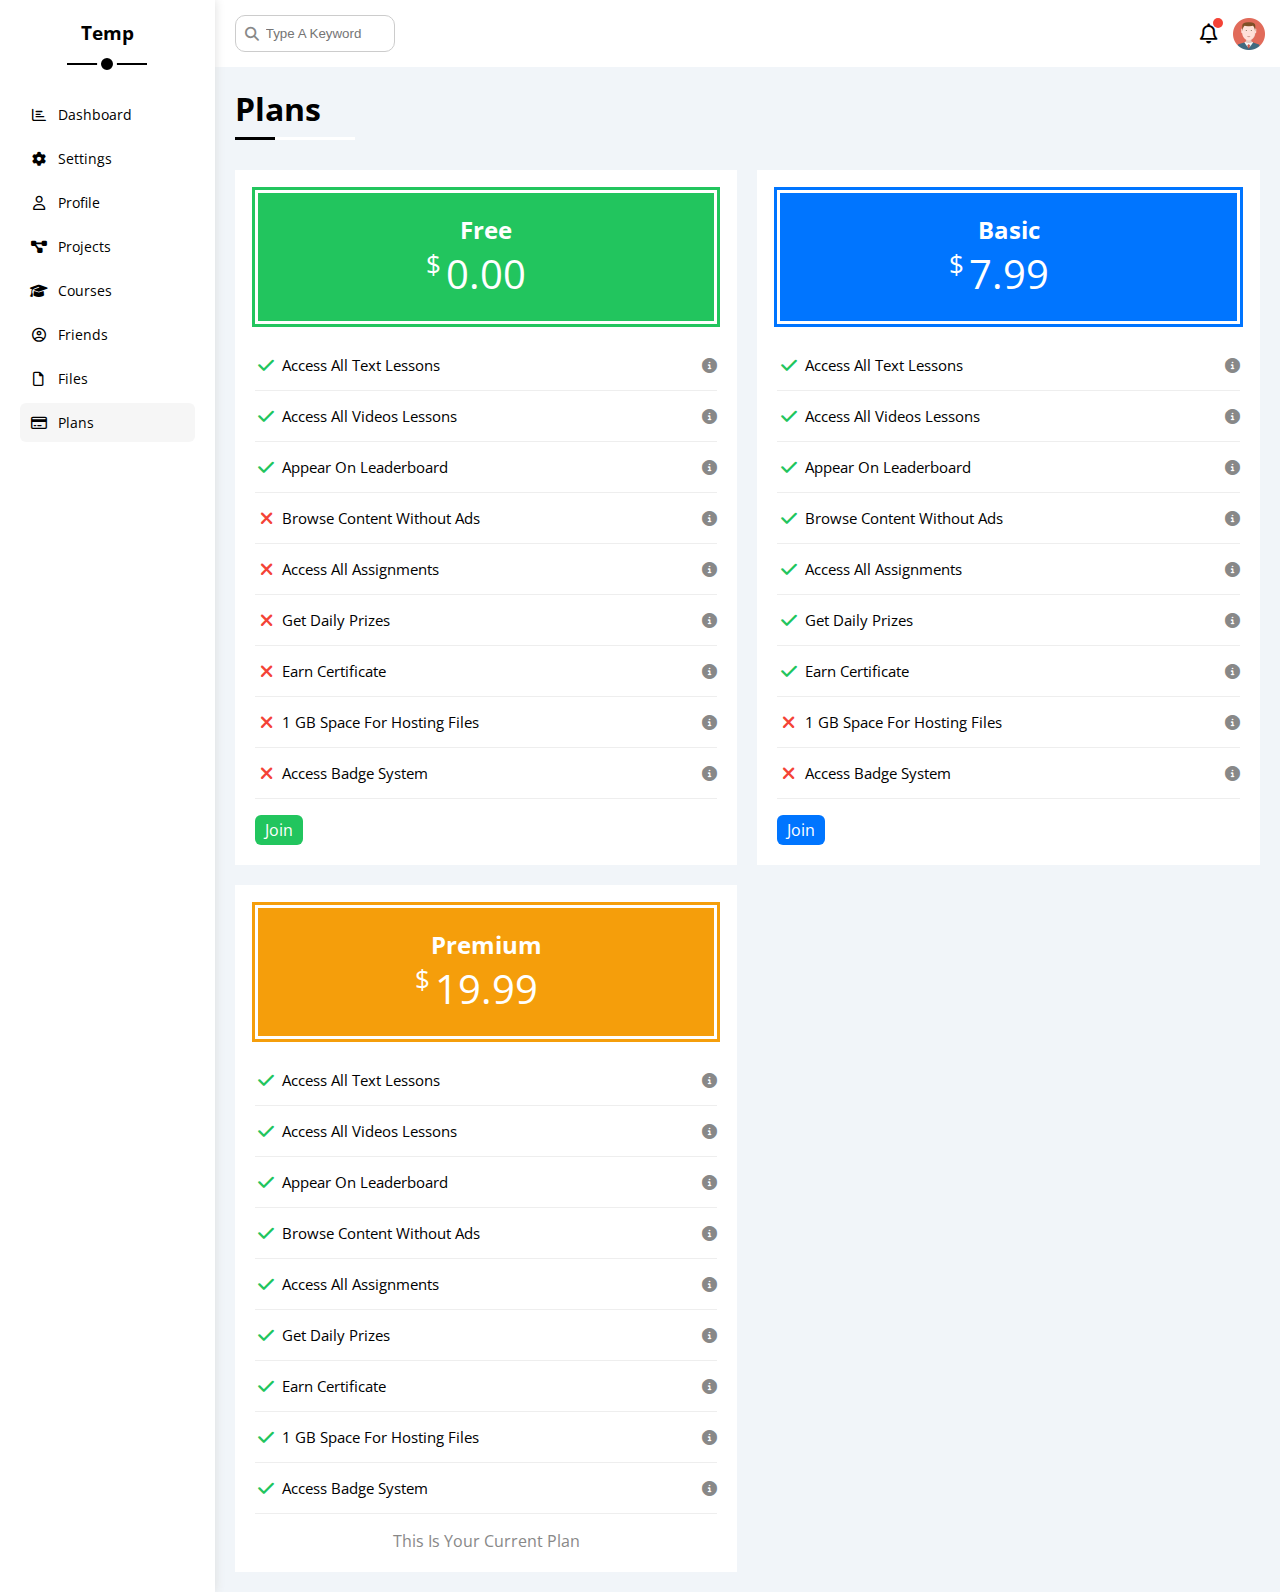
<file: plans.html>
<!DOCTYPE html>
<html lang="en">
<head>
    <meta charset="UTF-8" />
    <meta http-equiv="X-UA-Compatible" content="IE=edge" />
    <meta name="viewport" content="width=device-width, initial-scale=1.0" />
    <title>Plans</title>
    <link rel="stylesheet" href="css/all.min.css" />
    <link rel="stylesheet" href="css/framework.css" />
    <link rel="stylesheet" href="css/master.css" />
    <link rel="preconnect" href="https://fonts.googleapis.com" />
    <link rel="preconnect" href="https://fonts.gstatic.com" crossorigin />
    <link href="https://fonts.googleapis.com/css2?family=Open+Sans:wght@300;500&display=swap" rel="stylesheet" />
</head>
<body>
<div class="page d-flex">
    <div class="sidebar bg-white p-20 p-relative">
        <h3 class="p-relative txt-c mt-0">Temp</h3>
        <ul>
            <li>
                <a class="d-flex align-center fs-14 c-black rad-6 p-10 mb-5 main-transition" href="index.html">
                    <i class="fa-regular fa-chart-bar fa-fw"></i>
                    <span class="fs-14">Dashboard</span>
                </a>
            </li>
            <li>
                <a class="d-flex align-center fs-14 c-black rad-6 p-10 mb-5 main-transition" href="settings.html">
                    <i class="fa-solid fa-gear fa-fw"></i>
                    <span class="fs-14">Settings</span>
                </a>
            </li>
            <li>
                <a class="d-flex align-center fs-14 c-black rad-6 p-10 mb-5 main-transition" href="profile.html">
                    <i class="fa-regular fa-user fa-fw"></i>
                    <span class="fs-14">Profile</span>
                </a>
            </li>
            <li>
                <a class="d-flex align-center fs-14 c-black rad-6 p-10 mb-5 main-transition" href="projects.html">
                    <i class="fa-solid fa-diagram-project fa-fw"></i>
                    <span class="fs-14">Projects</span>
                </a>
            </li>
            <li>
                <a class="d-flex align-center fs-14 c-black rad-6 p-10 mb-5 main-transition" href="courses.html">
                    <i class="fa-solid fa-graduation-cap fa-fw"></i>
                    <span class="fs-14">Courses</span>
                </a>
            </li>
            <li>
                <a class="d-flex align-center fs-14 c-black rad-6 p-10 mb-5 main-transition" href="friends.html">
                    <i class="fa-regular fa-circle-user fa-fw"></i>
                    <span class="fs-14">Friends</span>
                </a>
            </li>
            <li>
                <a class="d-flex align-center fs-14 c-black rad-6 p-10 mb-5 main-transition" href="files.html">
                    <i class="fa-regular fa-file fa-fw"></i>
                    <span class="fs-14">Files</span>
                </a>
            </li>
            <li>
                <a class="active d-flex align-center fs-14 c-black rad-6 p-10 mb-5 main-transition" href="plans.html">
                    <i class="fa-regular fa-credit-card fa-fw"></i>
                    <span class="fs-14">Plans</span>
                </a>
            </li>
        </ul>
    </div>
    <div class="content w-full">
        <!-- Start Head -->
        <div class="head bg-white p-15 between-flex">
            <div class="search p-relative">
                <input class="p-10 b-ccc rad-10" type="search" placeholder="Type A Keyword" />
            </div>
            <div class="icons d-flex align-center">
                    <span class="notification p-relative">
                      <i class="fa-regular fa-bell fa-lg"></i>
                    </span>
                <img src="imgs/avatar.png" alt="" />
            </div>
        </div>
        <!-- End Head -->
        <h1 class="p-relative">Plans</h1>
        <div class="plans-page d-grid m-20 gap-20">
            <div class="plan green bg-white p-20">
                <div class="top bg-green txt-c p-20">
                    <h2 class="m-0 c-white">Free</h2>
                    <div class="price p-relative w-fit m-auto c-white"><span class="p-absolute ">$</span>0.00</div>
                </div>
                <ul>
                    <li class="d-flex align-center fs-15 bb-eee">
                        <i class="fa-solid fa-check fa-fw yes"></i>
                        <span>Access All Text Lessons</span>
                        <i class="fa-solid fa-circle-info c-grey ml-auto help"></i>
                    </li>
                    <li class="d-flex align-center fs-15 bb-eee">
                        <i class="fa-solid fa-check fa-fw yes"></i>
                        <span>Access All Videos Lessons</span>
                        <i class="fa-solid fa-circle-info c-grey ml-auto help"></i>
                    </li>
                    <li class="d-flex align-center fs-15 bb-eee">
                        <i class="fa-solid fa-check fa-fw yes"></i>
                        <span>Appear On Leaderboard</span>
                        <i class="fa-solid fa-circle-info c-grey ml-auto help"></i>
                    </li>
                    <li class="d-flex align-center fs-15 bb-eee">
                        <i class="fa-solid fa-xmark fa-fw"></i>
                        <span>Browse Content Without Ads</span>
                        <i class="fa-solid fa-circle-info c-grey ml-auto help"></i>
                    </li>
                    <li class="d-flex align-center fs-15 bb-eee">
                        <i class="fa-solid fa-xmark fa-fw"></i>
                        <span>Access All Assignments</span>
                        <i class="fa-solid fa-circle-info c-grey ml-auto help"></i>
                    </li>
                    <li class="d-flex align-center fs-15 bb-eee">
                        <i class="fa-solid fa-xmark fa-fw"></i>
                        <span>Get Daily Prizes</span>
                        <i class="fa-solid fa-circle-info c-grey ml-auto help"></i>
                    </li>
                    <li class="d-flex align-center fs-15 bb-eee">
                        <i class="fa-solid fa-xmark fa-fw"></i>
                        <span>Earn Certificate</span>
                        <i class="fa-solid fa-circle-info c-grey ml-auto help"></i>
                    </li>
                    <li class="d-flex align-center fs-15 bb-eee">
                        <i class="fa-solid fa-xmark fa-fw"></i>
                        <span>1 GB Space For Hosting Files</span>
                        <i class="fa-solid fa-circle-info c-grey ml-auto help"></i>
                    </li>
                    <li class="d-flex align-center fs-15 bb-eee">
                        <i class="fa-solid fa-xmark fa-fw"></i>
                        <span>Access Badge System</span>
                        <i class="fa-solid fa-circle-info c-grey ml-auto help"></i>
                    </li>
                </ul>
                <a class="btn-shape bg-green c-white d-block w-fit" href="#">Join</a>
            </div>
            <!-- Start Plan -->
            <div class="plan blue bg-white p-20">
                <div class="top bg-blue txt-c p-20">
                    <h2 class="m-0 c-white">Basic</h2>
                    <div class="price p-relative w-fit m-auto c-white"><span class="p-absolute ">$</span>7.99</div>
                </div>
                <ul>
                    <li class="d-flex align-center fs-15 bb-eee">
                        <i class="fa-solid fa-check fa-fw yes"></i>
                        <span>Access All Text Lessons</span>
                        <i class="fa-solid fa-circle-info c-grey ml-auto help"></i>
                    </li>
                    <li class="d-flex align-center fs-15 bb-eee">
                        <i class="fa-solid fa-check fa-fw yes"></i>
                        <span>Access All Videos Lessons</span>
                        <i class="fa-solid fa-circle-info c-grey ml-auto help"></i>
                    </li>
                    <li class="d-flex align-center fs-15 bb-eee">
                        <i class="fa-solid fa-check fa-fw yes"></i>
                        <span>Appear On Leaderboard</span>
                        <i class="fa-solid fa-circle-info c-grey ml-auto help"></i>
                    </li>
                    <li class="d-flex align-center fs-15 bb-eee">
                        <i class="fa-solid fa-check fa-fw yes"></i>
                        <span>Browse Content Without Ads</span>
                        <i class="fa-solid fa-circle-info c-grey ml-auto help"></i>
                    </li>
                    <li class="d-flex align-center fs-15 bb-eee">
                        <i class="fa-solid fa-check fa-fw yes"></i>
                        <span>Access All Assignments</span>
                        <i class="fa-solid fa-circle-info c-grey ml-auto help"></i>
                    </li>
                    <li class="d-flex align-center fs-15 bb-eee">
                        <i class="fa-solid fa-check fa-fw yes"></i>
                        <span>Get Daily Prizes</span>
                        <i class="fa-solid fa-circle-info c-grey ml-auto help"></i>
                    </li>
                    <li class="d-flex align-center fs-15 bb-eee">
                        <i class="fa-solid fa-check fa-fw yes"></i>
                        <span>Earn Certificate</span>
                        <i class="fa-solid fa-circle-info c-grey ml-auto help"></i>
                    </li>
                    <li class="d-flex align-center fs-15 bb-eee">
                        <i class="fa-solid fa-xmark fa-fw"></i>
                        <span>1 GB Space For Hosting Files</span>
                        <i class="fa-solid fa-circle-info c-grey ml-auto help"></i>
                    </li>
                    <li class="d-flex align-center fs-15 bb-eee">
                        <i class="fa-solid fa-xmark fa-fw"></i>
                        <span>Access Badge System</span>
                        <i class="fa-solid fa-circle-info c-grey ml-auto help"></i>
                    </li>
                </ul>
                <a href="#" class="btn-shape bg-blue c-white d-block w-fit">Join</a>
            </div>
            <!-- End Plan -->
            <!-- Start Plan -->
            <div class="plan orange bg-white p-20">
                <div class="top bg-orange txt-c p-20">
                    <h2 class="m-0 c-white">Premium</h2>
                    <div class="price p-relative w-fit m-auto c-white"><span class="p-absolute ">$</span>19.99</div>
                </div>
                <ul>
                    <li class="d-flex align-center fs-15 bb-eee">
                        <i class="fa-solid fa-check fa-fw yes"></i>
                        <span>Access All Text Lessons</span>
                        <i class="fa-solid fa-circle-info c-grey ml-auto help"></i>
                    </li>
                    <li class="d-flex align-center fs-15 bb-eee">
                        <i class="fa-solid fa-check fa-fw yes"></i>
                        <span>Access All Videos Lessons</span>
                        <i class="fa-solid fa-circle-info c-grey ml-auto help"></i>
                    </li>
                    <li class="d-flex align-center fs-15 bb-eee">
                        <i class="fa-solid fa-check fa-fw yes"></i>
                        <span>Appear On Leaderboard</span>
                        <i class="fa-solid fa-circle-info c-grey ml-auto help"></i>
                    </li>
                    <li class="d-flex align-center fs-15 bb-eee">
                        <i class="fa-solid fa-check fa-fw yes"></i>
                        <span>Browse Content Without Ads</span>
                        <i class="fa-solid fa-circle-info c-grey ml-auto help"></i>
                    </li>
                    <li class="d-flex align-center fs-15 bb-eee">
                        <i class="fa-solid fa-check fa-fw yes"></i>
                        <span>Access All Assignments</span>
                        <i class="fa-solid fa-circle-info c-grey ml-auto help"></i>
                    </li>
                    <li class="d-flex align-center fs-15 bb-eee">
                        <i class="fa-solid fa-check fa-fw yes"></i>
                        <span>Get Daily Prizes</span>
                        <i class="fa-solid fa-circle-info c-grey ml-auto help"></i>
                    </li>
                    <li class="d-flex align-center fs-15 bb-eee">
                        <i class="fa-solid fa-check fa-fw yes"></i>
                        <span>Earn Certificate</span>
                        <i class="fa-solid fa-circle-info c-grey ml-auto help"></i>
                    </li>
                    <li class="d-flex align-center fs-15 bb-eee">
                        <i class="fa-solid fa-check fa-fw yes"></i>
                        <span>1 GB Space For Hosting Files</span>
                        <i class="fa-solid fa-circle-info c-grey ml-auto help"></i>
                    </li>
                    <li class="d-flex align-center fs-15 bb-eee">
                        <i class="fa-solid fa-check fa-fw yes"></i>
                        <span>Access Badge System</span>
                        <i class="fa-solid fa-circle-info c-grey ml-auto help"></i>
                    </li>
                </ul>
                <p class="c-grey m-0 txt-c">This Is Your Current Plan</p>
            </div>
            <!-- End Plan -->
        </div>
    </div>
</div>
</body>
</html>
</file>
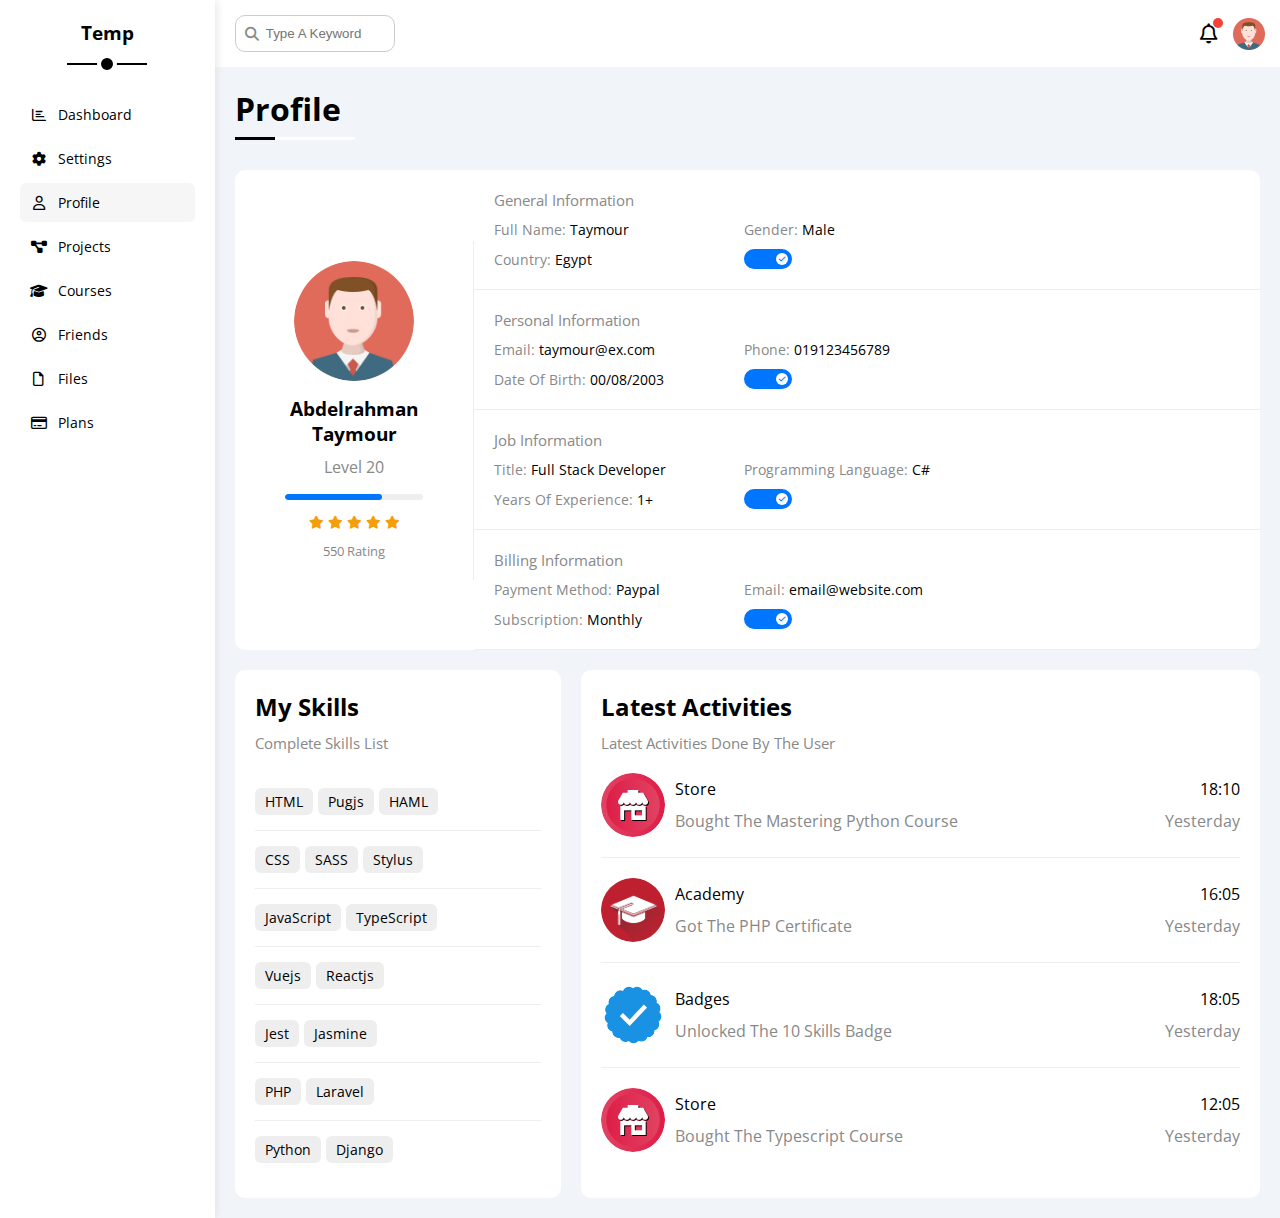
<file: profile.html>
<!DOCTYPE html>
<html lang="en">
<head>
    <meta charset="UTF-8" />
    <meta http-equiv="X-UA-Compatible" content="IE=edge" />
    <meta name="viewport" content="width=device-width, initial-scale=1.0" />
    <title>Profile</title>
    <link rel="stylesheet" href="css/all.min.css" />
    <link rel="stylesheet" href="css/framework.css" />
    <link rel="stylesheet" href="css/master.css" />
    <link rel="preconnect" href="https://fonts.googleapis.com" />
    <link rel="preconnect" href="https://fonts.gstatic.com" crossorigin />
    <link href="https://fonts.googleapis.com/css2?family=Open+Sans:wght@300;500&display=swap" rel="stylesheet" />
</head>
<body>
<div class="page d-flex">
    <div class="sidebar bg-white p-20 p-relative">
        <h3 class="p-relative txt-c mt-0">Temp</h3>
        <ul>
            <li>
                <a class="d-flex align-center fs-14 c-black rad-6 p-10 mb-5 main-transition" href="index.html">
                    <i class="fa-regular fa-chart-bar fa-fw"></i>
                    <span class="fs-14">Dashboard</span>
                </a>
            </li>
            <li>
                <a class="d-flex align-center fs-14 c-black rad-6 p-10 mb-5 main-transition" href="settings.html">
                    <i class="fa-solid fa-gear fa-fw"></i>
                    <span class="fs-14">Settings</span>
                </a>
            </li>
            <li>
                <a class="active d-flex align-center fs-14 c-black rad-6 p-10 mb-5 main-transition" href="profile.html">
                    <i class="fa-regular fa-user fa-fw"></i>
                    <span class="fs-14">Profile</span>
                </a>
            </li>
            <li>
                <a class="d-flex align-center fs-14 c-black rad-6 p-10 mb-5 main-transition" href="projects.html">
                    <i class="fa-solid fa-diagram-project fa-fw"></i>
                    <span class="fs-14">Projects</span>
                </a>
            </li>
            <li>
                <a class="d-flex align-center fs-14 c-black rad-6 p-10 mb-5 main-transition" href="courses.html">
                    <i class="fa-solid fa-graduation-cap fa-fw"></i>
                    <span class="fs-14">Courses</span>
                </a>
            </li>
            <li>
                <a class="d-flex align-center fs-14 c-black rad-6 p-10 mb-5 main-transition" href="friends.html">
                    <i class="fa-regular fa-circle-user fa-fw"></i>
                    <span class="fs-14">Friends</span>
                </a>
            </li>
            <li>
                <a class="d-flex align-center fs-14 c-black rad-6 p-10 mb-5 main-transition" href="files.html">
                    <i class="fa-regular fa-file fa-fw"></i>
                    <span class="fs-14">Files</span>
                </a>
            </li>
            <li>
                <a class="d-flex align-center fs-14 c-black rad-6 p-10 mb-5 main-transition" href="plans.html">
                    <i class="fa-regular fa-credit-card fa-fw"></i>
                    <span class="fs-14">Plans</span>
                </a>
            </li>
        </ul>
    </div>
    <div class="content w-full">
        <!-- Start Head -->
        <div class="head bg-white p-15 between-flex">
            <div class="search p-relative">
                <input class="p-10 b-ccc rad-10" type="search" placeholder="Type A Keyword" />
            </div>
            <div class="icons d-flex align-center">
                    <span class="notification p-relative">
                      <i class="fa-regular fa-bell fa-lg"></i>
                    </span>
                <img src="imgs/avatar.png" alt="" />
            </div>
        </div>
        <!-- End Head -->
        <h1 class="p-relative">Profile</h1>
        <div class="profile-page m-20">
            <!-- Start Overview Widget -->
            <div class="overview bg-white rad-10 d-flex align-center">
                <div class="avatar-box txt-c p-20">
                    <img class="rad-half mb-10" src="imgs/avatar.png" alt="">
                    <h3 class="m-0 ">Abdelrahman Taymour</h3>
                    <p class="c-grey mt-10">Level 20</p>
                    <div class="level rad-6 bg-eee p-relative overflow-hidden">
                        <span class="p-absolute h-full bg-blue rad-6" style="width: 70%"></span>
                    </div>
                    <div class="rating mt-10 mb-10">
                        <i class="fa-solid fa-star c-orange fs-13"></i>
                        <i class="fa-solid fa-star c-orange fs-13"></i>
                        <i class="fa-solid fa-star c-orange fs-13"></i>
                        <i class="fa-solid fa-star c-orange fs-13"></i>
                        <i class="fa-solid fa-star c-orange fs-13"></i>
                    </div>
                    <p class="c-grey m-0 fs-13">550 Rating</p>
                </div>
                <div class="info-box w-full">
                    <div class="box p-20 d-flex f-wrap align-center bb-eee main-transition">
                        <h4 class="c-grey fs-15 fw-normal m-0 w-full ">General Information</h4>
                        <div class="fs-14">
                            <span class="c-grey">Full Name:</span>
                            <span>Taymour</span>
                        </div>
                        <div class="fs-14">
                            <span class="c-grey">Gender:</span>
                            <span>Male</span>
                        </div>
                        <div class="fs-14">
                            <span class="c-grey">Country:</span>
                            <span>Egypt</span>
                        </div>
                        <div class="fs-14">
                            <label>
                                <input class="toggle-checkbox" type="checkbox" checked>
                                <div class="toggle-switch"></div>
                            </label>
                        </div>
                    </div>
                    <div class="box p-20 d-flex f-wrap align-center bb-eee main-transition">
                        <h4 class="c-grey fs-15 fw-normal m-0 w-full ">Personal Information</h4>
                        <div class="fs-14">
                            <span class="c-grey">Email:</span>
                            <span>taymour@ex.com</span>
                        </div>
                        <div class="fs-14">
                            <span class="c-grey">Phone:</span>
                            <span>019123456789</span>
                        </div>
                        <div class="fs-14">
                            <span class="c-grey">Date Of Birth:</span>
                            <span>00/08/2003</span>
                        </div>
                        <div class="fs-14">
                            <label>
                                <input class="toggle-checkbox" type="checkbox" checked>
                                <div class="toggle-switch"></div>
                            </label>
                        </div>
                    </div>
                    <div class="box p-20 d-flex f-wrap align-center bb-eee main-transition">
                        <h4 class="c-grey fs-15 fw-normal m-0 w-full ">Job Information</h4>
                        <div class="fs-14">
                            <span class="c-grey">Title:</span>
                            <span>Full Stack Developer</span>
                        </div>
                        <div class="fs-14">
                            <span class="c-grey">Programming Language:</span>
                            <span>C#</span>
                        </div>
                        <div class="fs-14">
                            <span class="c-grey">Years Of Experience:</span>
                            <span>1+</span>
                        </div>
                        <div class="fs-14">
                            <label>
                                <input class="toggle-checkbox" type="checkbox" checked>
                                <div class="toggle-switch"></div>
                            </label>
                        </div>
                    </div>
                    <div class="box p-20 d-flex f-wrap align-center bb-eee main-transition">
                        <h4 class="c-grey fs-15 fw-normal m-0 w-full ">Billing Information</h4>
                        <div class="fs-14">
                            <span class="c-grey">Payment Method:</span>
                            <span>Paypal</span>
                        </div>
                        <div class="fs-14">
                            <span class="c-grey">Email:</span>
                            <span>email@website.com</span>
                        </div>
                        <div class="fs-14">
                            <span class="c-grey">Subscription:</span>
                            <span>Monthly</span>
                        </div>
                        <div class="fs-14">
                            <label>
                                <input class="toggle-checkbox" type="checkbox" checked>
                                <div class="toggle-switch"></div>
                            </label>
                        </div>
                    </div>
                </div>
            </div>
            <!-- End Overview Widget -->
            <!-- Start Other Data Widget -->
            <div class="other-data d-flex gap-20">
                <div class="skills-card p-20 bg-white rad-10 mt-20">
                    <h2 class="mt-0 mb-10">My Skills</h2>
                    <p class="mt-0 mb-20 c-grey fs-15">Complete Skills List</p>
                    <ul class="m-0 txt-c-mobile">
                        <li class="bb-eee"><span class="d-inline btn-shape bg-eee fs-14 mr-5">HTML</span><span class="d-inline btn-shape bg-eee fs-14 mr-5">Pugjs</span><span class="d-inline btn-shape bg-eee fs-14">HAML</span></li>
                        <li class="bb-eee"><span class="d-inline btn-shape bg-eee fs-14 mr-5">CSS</span><span class="d-inline btn-shape bg-eee fs-14 mr-5">SASS</span><span class="d-inline btn-shape bg-eee fs-14">Stylus</span></li>
                        <li class="bb-eee"><span class="d-inline btn-shape bg-eee fs-14 mr-5">JavaScript</span><span class="d-inline btn-shape bg-eee fs-14">TypeScript</span></li>
                        <li class="bb-eee"><span class="d-inline btn-shape bg-eee fs-14 mr-5">Vuejs</span><span class="d-inline btn-shape bg-eee fs-14">Reactjs</span></li>
                        <li class="bb-eee"><span class="d-inline btn-shape bg-eee fs-14 mr-5">Jest</span><span class="d-inline btn-shape bg-eee fs-14">Jasmine</span></li>
                        <li class="bb-eee"><span class="d-inline btn-shape bg-eee fs-14 mr-5">PHP</span><span class="d-inline btn-shape bg-eee fs-14">Laravel</span></li>
                        <li><span class="d-inline btn-shape bg-eee fs-14 mr-5">Python</span><span class="d-inline btn-shape bg-eee fs-14">Django</span></li>
                    </ul>
                </div>
                <div class="activities p-20 bg-white rad-10 mt-20">
                    <h2 class="mt-0 mb-10">Latest Activities</h2>
                    <p class="mt-0 mb-20 c-grey fs-15">Latest Activities Done By The User</p>
                    <div class="activity d-flex align-center pb-20 mb-20 bb-eee txt-c-mobile">
                        <img class="mr-10 rad-half" src="imgs/activity-01.png" alt="">
                        <div class="info">
                            <span class="d-block mb-10">Store</span>
                            <span class="c-grey">Bought The Mastering Python Course</span>
                        </div>
                        <div class="date">
                            <span class="d-block mb-10">18:10</span>
                            <span class="c-grey">Yesterday</span>
                        </div>
                    </div>
                    <div class="activity d-flex align-center pb-20 mb-20 bb-eee txt-c-mobile">
                        <img class="mr-10 rad-half" src="imgs/activity-02.png" alt="" />
                        <div class="info">
                            <span class="d-block mb-10">Academy</span>
                            <span class="c-grey">Got The PHP Certificate</span>
                        </div>
                        <div class="date">
                            <span class="d-block mb-10">16:05</span>
                            <span class="c-grey">Yesterday</span>
                        </div>
                    </div>
                    <div class="activity d-flex align-center pb-20 mb-20 bb-eee txt-c-mobile">
                        <img class="mr-10 rad-half" src="imgs/activity-03.png" alt="" />
                        <div class="info">
                            <span class="d-block mb-10">Badges</span>
                            <span class="c-grey">Unlocked The 10 Skills Badge</span>
                        </div>
                        <div class="date">
                            <span class="d-block mb-10">18:05</span>
                            <span class="c-grey">Yesterday</span>
                        </div>
                    </div>
                    <div class="activity d-flex align-center txt-c-mobile">
                        <img class="mr-10 rad-half" src="imgs/activity-01.png" alt="" />
                        <div class="info">
                            <span class="d-block mb-10">Store</span>
                            <span class="c-grey">Bought The Typescript Course</span>
                        </div>
                        <div class="date">
                            <span class="d-block mb-10">12:05</span>
                            <span class="c-grey">Yesterday</span>
                        </div>
                    </div>
                </div>
            </div>
            <!-- End Other Data Widget -->

        </div>
    </div>
</div>
</body>
</html>
</file>
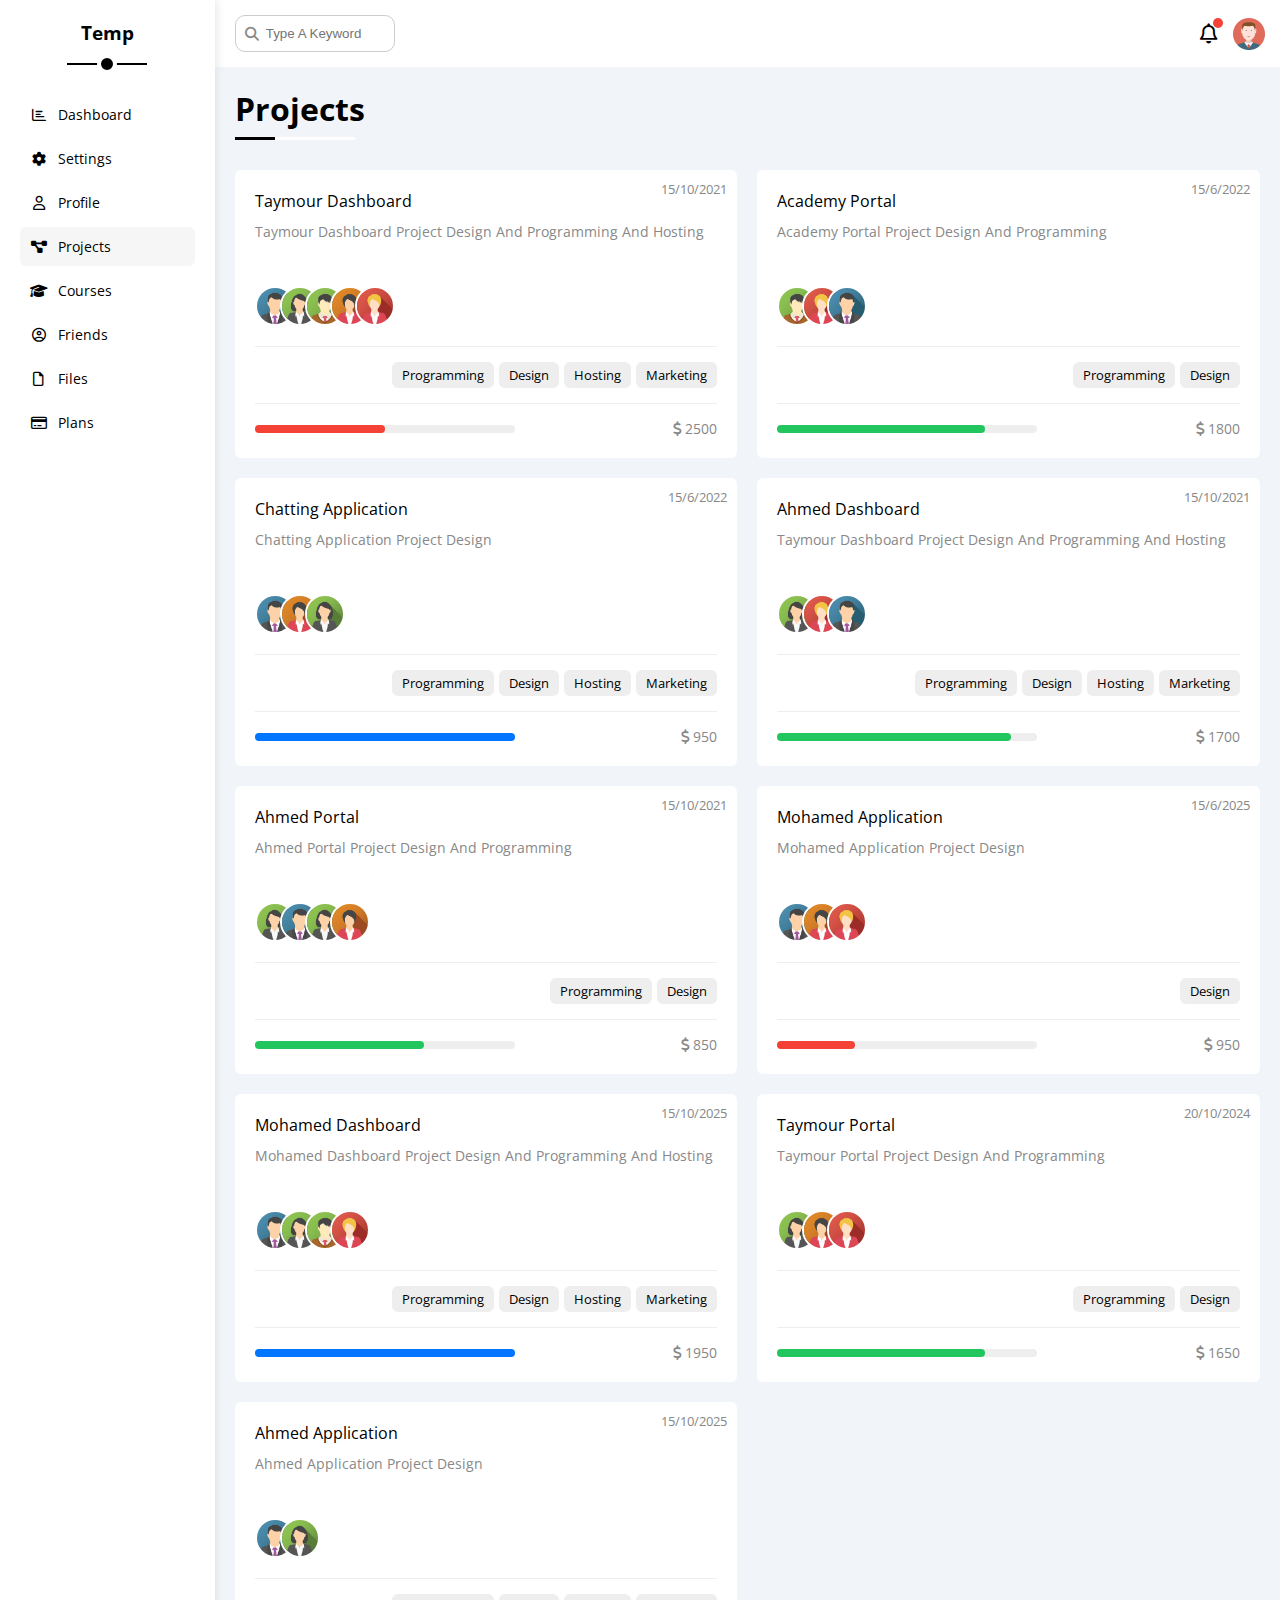
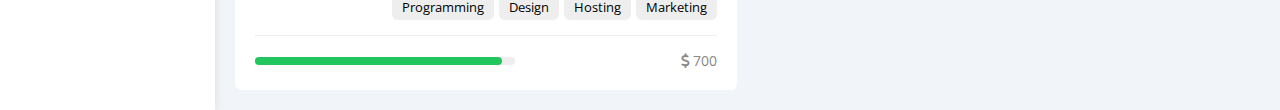
<file: projects.html>
<!DOCTYPE html>
<html lang="en">
<head>
    <meta charset="UTF-8" />
    <meta http-equiv="X-UA-Compatible" content="IE=edge" />
    <meta name="viewport" content="width=device-width, initial-scale=1.0" />
    <title>Projects</title>
    <link rel="stylesheet" href="css/all.min.css" />
    <link rel="stylesheet" href="css/framework.css" />
    <link rel="stylesheet" href="css/master.css" />
    <link rel="preconnect" href="https://fonts.googleapis.com" />
    <link rel="preconnect" href="https://fonts.gstatic.com" crossorigin />
    <link href="https://fonts.googleapis.com/css2?family=Open+Sans:wght@300;500&display=swap" rel="stylesheet" />
</head>
<body>
<div class="page d-flex">
    <div class="sidebar bg-white p-20 p-relative">
        <h3 class="p-relative txt-c mt-0">Temp</h3>
        <ul>
            <li>
                <a class="d-flex align-center fs-14 c-black rad-6 p-10 mb-5 main-transition" href="index.html">
                    <i class="fa-regular fa-chart-bar fa-fw"></i>
                    <span class="fs-14">Dashboard</span>
                </a>
            </li>
            <li>
                <a class="d-flex align-center fs-14 c-black rad-6 p-10 mb-5 main-transition" href="settings.html">
                    <i class="fa-solid fa-gear fa-fw"></i>
                    <span class="fs-14">Settings</span>
                </a>
            </li>
            <li>
                <a class="d-flex align-center fs-14 c-black rad-6 p-10 mb-5 main-transition" href="profile.html">
                    <i class="fa-regular fa-user fa-fw"></i>
                    <span class="fs-14">Profile</span>
                </a>
            </li>
            <li>
                <a class="active d-flex align-center fs-14 c-black rad-6 p-10 mb-5 main-transition" href="projects.html">
                    <i class="fa-solid fa-diagram-project fa-fw"></i>
                    <span class="fs-14">Projects</span>
                </a>
            </li>
            <li>
                <a class="d-flex align-center fs-14 c-black rad-6 p-10 mb-5 main-transition" href="courses.html">
                    <i class="fa-solid fa-graduation-cap fa-fw"></i>
                    <span class="fs-14">Courses</span>
                </a>
            </li>
            <li>
                <a class="d-flex align-center fs-14 c-black rad-6 p-10 mb-5 main-transition" href="friends.html">
                    <i class="fa-regular fa-circle-user fa-fw"></i>
                    <span class="fs-14">Friends</span>
                </a>
            </li>
            <li>
                <a class="d-flex align-center fs-14 c-black rad-6 p-10 mb-5 main-transition" href="files.html">
                    <i class="fa-regular fa-file fa-fw"></i>
                    <span class="fs-14">Files</span>
                </a>
            </li>
            <li>
                <a class="d-flex align-center fs-14 c-black rad-6 p-10 mb-5 main-transition" href="plans.html">
                    <i class="fa-regular fa-credit-card fa-fw"></i>
                    <span class="fs-14">Plans</span>
                </a>
            </li>
        </ul>
    </div>
    <div class="content w-full">
        <!-- Start Head -->
        <div class="head bg-white p-15 between-flex">
            <div class="search p-relative">
                <input class="p-10 b-ccc rad-10" type="search" placeholder="Type A Keyword" />
            </div>
            <div class="icons d-flex align-center">
                    <span class="notification p-relative">
                      <i class="fa-regular fa-bell fa-lg"></i>
                    </span>
                <img src="imgs/avatar.png" alt="" />
            </div>
        </div>
        <!-- End Head -->
        <h1 class="p-relative">Projects</h1>
        <div class="projects-page d-grid m-20 gap-20">
            <div class="project bg-white p-20 rad-6 p-relative">
                <span class="date p-absolute fs-13 c-grey">15/10/2021</span>
                <h4 class="m-0 fw-normal">Taymour Dashboard</h4>
                <p class="c-grey mt-10 mb-10 fs-14">Taymour Dashboard Project Design And Programming And Hosting</p>
                <div class="team p-relative">
                    <a class="p-absolute main-transition" href="#"><img class="w-40 h-40 b-frame-white rad-half" src="imgs/team-01.png" alt="" /></a>
                    <a class="p-absolute main-transition" href="#"><img class="w-40 h-40 b-frame-white rad-half" src="imgs/team-02.png" alt="" /></a>
                    <a class="p-absolute main-transition" href="#"><img class="w-40 h-40 b-frame-white rad-half" src="imgs/team-03.png" alt="" /></a>
                    <a class="p-absolute main-transition" href="#"><img class="w-40 h-40 b-frame-white rad-half" src="imgs/team-04.png" alt="" /></a>
                    <a class="p-absolute main-transition" href="#"><img class="w-40 h-40 b-frame-white rad-half" src="imgs/team-05.png" alt="" /></a>
                </div>
                <div class="do d-flex bt-eee pt-15 mt-15">
                    <span class="btn-shape ml-5 w-fit fs-13 bg-eee">Programming</span>
                    <span class="btn-shape ml-5 w-fit fs-13 bg-eee">Design</span>
                    <span class="btn-shape ml-5 w-fit fs-13 bg-eee">Hosting</span>
                    <span class="btn-shape ml-5 w-fit fs-13 bg-eee">Marketing</span>
                </div>
                <div class="info between-flex bt-eee pt-15 mt-15">
                    <div class="prog bg-eee p-relative rad-6">
                        <span class="bg-red p-absolute h-full rad-6" style="width: 50%"></span>
                    </div>
                    <div class="fs-14 c-grey">
                        <i class="fa-solid fa-dollar-sign"></i>
                        2500
                    </div>
                </div>
            </div>
            <div class="project bg-white p-20 rad-6 p-relative">
                <span class="date p-absolute fs-13 c-grey">15/6/2022</span>
                <h4 class="m-0 fw-normal">Academy Portal</h4>
                <p class="c-grey mt-10 mb-10 fs-14">Academy Portal Project Design And Programming</p>
                <div class="team p-relative">
                    <a class="p-absolute main-transition" href="#"><img class="w-40 h-40 b-frame-white rad-half" src="imgs/team-03.png" alt="" /></a>
                    <a class="p-absolute main-transition" href="#"><img class="w-40 h-40 b-frame-white rad-half" src="imgs/team-05.png" alt="" /></a>
                    <a class="p-absolute main-transition" href="#"><img class="w-40 h-40 b-frame-white rad-half" src="imgs/team-01.png" alt="" /></a>
                </div>
                <div class="do d-flex bt-eee pt-15 mt-15">
                    <span class="btn-shape ml-5 w-fit fs-13 bg-eee">Programming</span>
                    <span class="btn-shape ml-5 w-fit fs-13 bg-eee">Design</span>
                </div>
                <div class="info between-flex bt-eee pt-15 mt-15">
                    <div class="prog bg-eee p-relative rad-6">
                        <span class="bg-green p-absolute h-full rad-6" style="width: 80%"></span>
                    </div>
                    <div class="fs-14 c-grey">
                        <i class="fa-solid fa-dollar-sign"></i>
                        1800
                    </div>
                </div>
            </div>
            <div class="project bg-white p-20 rad-6 p-relative">
                <span class="date p-absolute fs-13 c-grey">15/6/2022</span>
                <h4 class="m-0 fw-normal">Chatting Application</h4>
                <p class="c-grey mt-10 mb-10 fs-14">Chatting Application Project Design</p>
                <div class="team p-relative">
                    <a class="p-absolute main-transition" href="#"><img class="w-40 h-40 b-frame-white rad-half" src="imgs/team-01.png" alt="" /></a>
                    <a class="p-absolute main-transition" href="#"><img class="w-40 h-40 b-frame-white rad-half" src="imgs/team-04.png" alt="" /></a>
                    <a class="p-absolute main-transition" href="#"><img class="w-40 h-40 b-frame-white rad-half" src="imgs/team-02.png" alt="" /></a>
                </div>
                <div class="do d-flex bt-eee pt-15 mt-15">
                    <span class="btn-shape ml-5 w-fit fs-13 bg-eee">Programming</span>
                    <span class="btn-shape ml-5 w-fit fs-13 bg-eee">Design</span>
                    <span class="btn-shape ml-5 w-fit fs-13 bg-eee">Hosting</span>
                    <span class="btn-shape ml-5 w-fit fs-13 bg-eee">Marketing</span>
                </div>
                <div class="info between-flex bt-eee pt-15 mt-15">
                    <div class="prog bg-eee p-relative rad-6">
                        <span class="bg-blue p-absolute h-full rad-6" style="width: 100%"></span>
                    </div>
                    <div class="fs-14 c-grey">
                        <i class="fa-solid fa-dollar-sign"></i>
                        950
                    </div>
                </div>
            </div>
            <div class="project bg-white p-20 rad-6 p-relative">
                <span class="date p-absolute fs-13 c-grey">15/10/2021</span>
                <h4 class="m-0 fw-normal">Ahmed Dashboard</h4>
                <p class="c-grey mt-10 mb-10 fs-14">Taymour Dashboard Project Design And Programming And Hosting</p>
                <div class="team p-relative">
                    <a class="p-absolute main-transition" href="#"><img class="w-40 h-40 b-frame-white rad-half" src="imgs/team-02.png" alt="" /></a>
                    <a class="p-absolute main-transition" href="#"><img class="w-40 h-40 b-frame-white rad-half" src="imgs/team-05.png" alt="" /></a>
                    <a class="p-absolute main-transition" href="#"><img class="w-40 h-40 b-frame-white rad-half" src="imgs/team-01.png" alt="" /></a>
                </div>
                <div class="do d-flex bt-eee pt-15 mt-15">
                    <span class="btn-shape ml-5 w-fit fs-13 bg-eee">Programming</span>
                    <span class="btn-shape ml-5 w-fit fs-13 bg-eee">Design</span>
                    <span class="btn-shape ml-5 w-fit fs-13 bg-eee">Hosting</span>
                    <span class="btn-shape ml-5 w-fit fs-13 bg-eee">Marketing</span>
                </div>
                <div class="info between-flex bt-eee pt-15 mt-15">
                    <div class="prog bg-eee p-relative rad-6">
                        <span class="bg-green p-absolute h-full rad-6" style="width: 90%"></span>
                    </div>
                    <div class="fs-14 c-grey">
                        <i class="fa-solid fa-dollar-sign"></i>
                        1700
                    </div>
                </div>
            </div>
            <div class="project bg-white p-20 rad-6 p-relative">
                <span class="date p-absolute fs-13 c-grey">15/10/2021</span>
                <h4 class="m-0 fw-normal">Ahmed Portal</h4>
                <p class="c-grey mt-10 mb-10 fs-14">Ahmed Portal Project Design And Programming</p>
                <div class="team p-relative">
                    <a class="p-absolute main-transition" href="#"><img class="w-40 h-40 b-frame-white rad-half" src="imgs/team-02.png" alt="" /></a>
                    <a class="p-absolute main-transition" href="#"><img class="w-40 h-40 b-frame-white rad-half" src="imgs/team-01.png" alt="" /></a>
                    <a class="p-absolute main-transition" href="#"><img class="w-40 h-40 b-frame-white rad-half" src="imgs/team-02.png" alt="" /></a>
                    <a class="p-absolute main-transition" href="#"><img class="w-40 h-40 b-frame-white rad-half" src="imgs/team-04.png" alt="" /></a>
                </div>
                <div class="do d-flex bt-eee pt-15 mt-15">
                    <span class="btn-shape ml-5 w-fit fs-13 bg-eee">Programming</span>
                    <span class="btn-shape ml-5 w-fit fs-13 bg-eee">Design</span>
                </div>
                <div class="info between-flex bt-eee pt-15 mt-15">
                    <div class="prog bg-eee p-relative rad-6">
                        <span class="bg-green p-absolute h-full rad-6" style="width: 65%"></span>
                    </div>
                    <div class="fs-14 c-grey">
                        <i class="fa-solid fa-dollar-sign"></i>
                        850
                    </div>
                </div>
            </div>
            <div class="project bg-white p-20 rad-6 p-relative">
                <span class="date p-absolute fs-13 c-grey">15/6/2025</span>
                <h4 class="m-0 fw-normal">Mohamed Application</h4>
                <p class="c-grey mt-10 mb-10 fs-14">Mohamed Application Project Design</p>
                <div class="team p-relative">
                    <a class="p-absolute main-transition" href="#"><img class="w-40 h-40 b-frame-white rad-half" src="imgs/team-01.png" alt="" /></a>
                    <a class="p-absolute main-transition" href="#"><img class="w-40 h-40 b-frame-white rad-half" src="imgs/team-04.png" alt="" /></a>
                    <a class="p-absolute main-transition" href="#"><img class="w-40 h-40 b-frame-white rad-half" src="imgs/team-05.png" alt="" /></a>
                </div>
                <div class="do d-flex bt-eee pt-15 mt-15">
                    <span class="btn-shape ml-5 w-fit fs-13 bg-eee">Design</span>
                </div>
                <div class="info between-flex bt-eee pt-15 mt-15">
                    <div class="prog bg-eee p-relative rad-6">
                        <span class="bg-red p-absolute h-full rad-6" style="width: 30%"></span>
                    </div>
                    <div class="fs-14 c-grey">
                        <i class="fa-solid fa-dollar-sign"></i>
                        950
                    </div>
                </div>
            </div>
            <div class="project bg-white p-20 rad-6 p-relative">
                <span class="date p-absolute fs-13 c-grey">15/10/2025</span>
                <h4 class="m-0 fw-normal">Mohamed Dashboard</h4>
                <p class="c-grey mt-10 mb-10 fs-14">Mohamed Dashboard Project Design And Programming And Hosting</p>
                <div class="team p-relative">
                    <a class="p-absolute main-transition" href="#"><img class="w-40 h-40 b-frame-white rad-half" src="imgs/team-01.png" alt="" /></a>
                    <a class="p-absolute main-transition" href="#"><img class="w-40 h-40 b-frame-white rad-half" src="imgs/team-02.png" alt="" /></a>
                    <a class="p-absolute main-transition" href="#"><img class="w-40 h-40 b-frame-white rad-half" src="imgs/team-03.png" alt="" /></a>
                    <a class="p-absolute main-transition" href="#"><img class="w-40 h-40 b-frame-white rad-half" src="imgs/team-05.png" alt="" /></a>
                </div>
                <div class="do d-flex bt-eee pt-15 mt-15">
                    <span class="btn-shape ml-5 w-fit fs-13 bg-eee">Programming</span>
                    <span class="btn-shape ml-5 w-fit fs-13 bg-eee">Design</span>
                    <span class="btn-shape ml-5 w-fit fs-13 bg-eee">Hosting</span>
                    <span class="btn-shape ml-5 w-fit fs-13 bg-eee">Marketing</span>
                </div>
                <div class="info between-flex bt-eee pt-15 mt-15">
                    <div class="prog bg-eee p-relative rad-6">
                        <span class="bg-blue p-absolute h-full rad-6" style="width: 100%"></span>
                    </div>
                    <div class="fs-14 c-grey">
                        <i class="fa-solid fa-dollar-sign"></i>
                        1950
                    </div>
                </div>
            </div>
            <div class="project bg-white p-20 rad-6 p-relative">
                <span class="date p-absolute fs-13 c-grey">20/10/2024</span>
                <h4 class="m-0 fw-normal">Taymour Portal</h4>
                <p class="c-grey mt-10 mb-10 fs-14">Taymour Portal Project Design And Programming</p>
                <div class="team p-relative">
                    <a class="p-absolute main-transition" href="#"><img class="w-40 h-40 b-frame-white rad-half" src="imgs/team-02.png" alt="" /></a>
                    <a class="p-absolute main-transition" href="#"><img class="w-40 h-40 b-frame-white rad-half" src="imgs/team-04.png" alt="" /></a>
                    <a class="p-absolute main-transition" href="#"><img class="w-40 h-40 b-frame-white rad-half" src="imgs/team-05.png" alt="" /></a>
                </div>
                <div class="do d-flex bt-eee pt-15 mt-15">
                    <span class="btn-shape ml-5 w-fit fs-13 bg-eee">Programming</span>
                    <span class="btn-shape ml-5 w-fit fs-13 bg-eee">Design</span>
                </div>
                <div class="info between-flex bt-eee pt-15 mt-15">
                    <div class="prog bg-eee p-relative rad-6">
                        <span class="bg-green p-absolute h-full rad-6" style="width: 80%"></span>
                    </div>
                    <div class="fs-14 c-grey">
                        <i class="fa-solid fa-dollar-sign"></i>
                        1650
                    </div>
                </div>
            </div>
            <div class="project bg-white p-20 rad-6 p-relative">
                <span class="date p-absolute fs-13 c-grey">15/10/2025</span>
                <h4 class="m-0 fw-normal">Ahmed Application</h4>
                <p class="c-grey mt-10 mb-10 fs-14">Ahmed Application Project Design</p>
                <div class="team p-relative">
                    <a class="p-absolute main-transition" href="#"><img class="w-40 h-40 b-frame-white rad-half" src="imgs/team-01.png" alt="" /></a>
                    <a class="p-absolute main-transition" href="#"><img class="w-40 h-40 b-frame-white rad-half" src="imgs/team-02.png" alt="" /></a>
                </div>
                <div class="do d-flex bt-eee pt-15 mt-15">
                    <span class="btn-shape ml-5 w-fit fs-13 bg-eee">Programming</span>
                    <span class="btn-shape ml-5 w-fit fs-13 bg-eee">Design</span>
                    <span class="btn-shape ml-5 w-fit fs-13 bg-eee">Hosting</span>
                    <span class="btn-shape ml-5 w-fit fs-13 bg-eee">Marketing</span>
                </div>
                <div class="info between-flex bt-eee pt-15 mt-15">
                    <div class="prog bg-eee p-relative rad-6">
                        <span class="bg-green p-absolute h-full rad-6" style="width: 95%"></span>
                    </div>
                    <div class="fs-14 c-grey">
                        <i class="fa-solid fa-dollar-sign"></i>
                        700
                    </div>
                </div>
            </div>
        </div>
    </div>
</div>
</body>
</html>
</file>
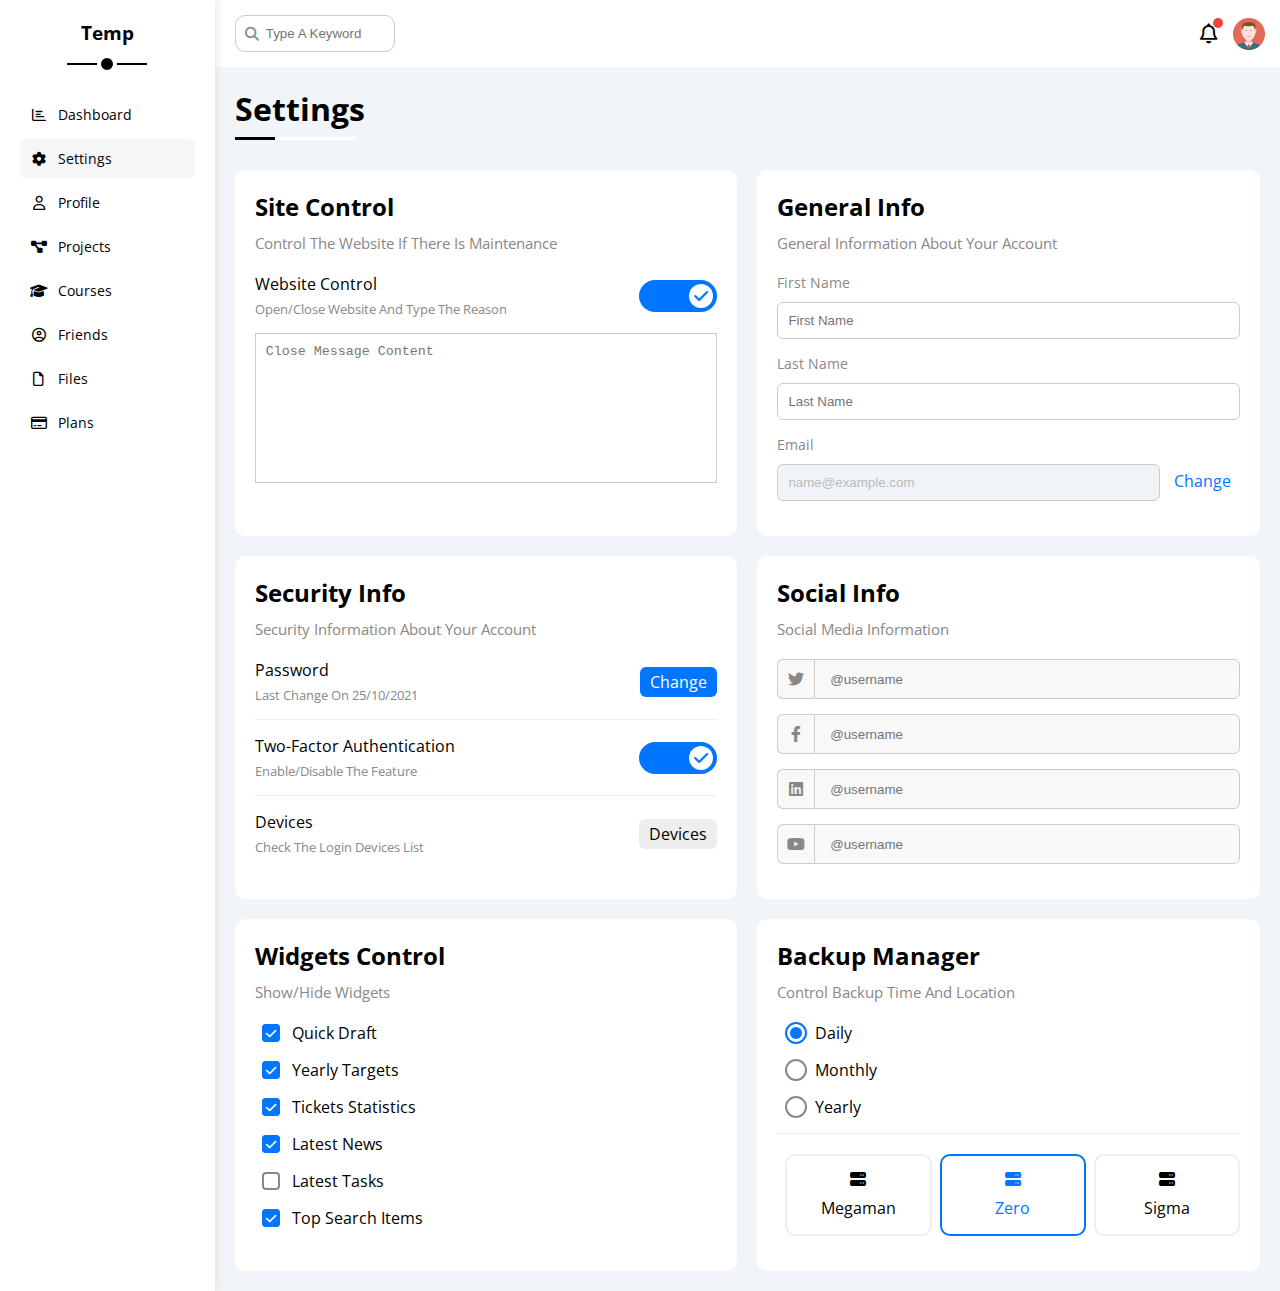
<file: settings.html>
<!DOCTYPE html>
<html lang="en">
<head>
    <meta charset="UTF-8" />
    <meta http-equiv="X-UA-Compatible" content="IE=edge" />
    <meta name="viewport" content="width=device-width, initial-scale=1.0" />
    <title>Settings</title>
    <link rel="stylesheet" href="css/all.min.css" />
    <link rel="stylesheet" href="css/framework.css" />
    <link rel="stylesheet" href="css/master.css" />
    <link rel="preconnect" href="https://fonts.googleapis.com" />
    <link rel="preconnect" href="https://fonts.gstatic.com" crossorigin />
    <link href="https://fonts.googleapis.com/css2?family=Open+Sans:wght@300;500&display=swap" rel="stylesheet" />
</head>
<body>
<div class="page d-flex">
    <div class="sidebar bg-white p-20 p-relative">
        <h3 class="p-relative txt-c mt-0">Temp</h3>
        <ul>
            <li>
                <a class="d-flex align-center fs-14 c-black rad-6 p-10 mb-5 main-transition" href="index.html">
                    <i class="fa-regular fa-chart-bar fa-fw"></i>
                    <span class="fs-14">Dashboard</span>
                </a>
            </li>
            <li>
                <a class="active d-flex align-center fs-14 c-black rad-6 p-10 mb-5 main-transition" href="settings.html">
                    <i class="fa-solid fa-gear fa-fw"></i>
                    <span class="fs-14">Settings</span>
                </a>
            </li>
            <li>
                <a class="d-flex align-center fs-14 c-black rad-6 p-10 mb-5 main-transition" href="profile.html">
                    <i class="fa-regular fa-user fa-fw"></i>
                    <span class="fs-14">Profile</span>
                </a>
            </li>
            <li>
                <a class="d-flex align-center fs-14 c-black rad-6 p-10 mb-5 main-transition" href="projects.html">
                    <i class="fa-solid fa-diagram-project fa-fw"></i>
                    <span class="fs-14">Projects</span>
                </a>
            </li>
            <li>
                <a class="d-flex align-center fs-14 c-black rad-6 p-10 mb-5 main-transition" href="courses.html">
                    <i class="fa-solid fa-graduation-cap fa-fw"></i>
                    <span class="fs-14">Courses</span>
                </a>
            </li>
            <li>
                <a class="d-flex align-center fs-14 c-black rad-6 p-10 mb-5 main-transition" href="friends.html">
                    <i class="fa-regular fa-circle-user fa-fw"></i>
                    <span class="fs-14">Friends</span>
                </a>
            </li>
            <li>
                <a class="d-flex align-center fs-14 c-black rad-6 p-10 mb-5 main-transition" href="files.html">
                    <i class="fa-regular fa-file fa-fw"></i>
                    <span class="fs-14">Files</span>
                </a>
            </li>
            <li>
                <a class="d-flex align-center fs-14 c-black rad-6 p-10 mb-5 main-transition" href="plans.html">
                    <i class="fa-regular fa-credit-card fa-fw"></i>
                    <span class="fs-14">Plans</span>
                </a>
            </li>
        </ul>
    </div>
    <div class="content w-full">
        <!-- Start Head -->
        <div class="head bg-white p-15 between-flex">
            <div class="search p-relative">
                <input class="p-10 b-ccc rad-10" type="search" placeholder="Type A Keyword" />
            </div>
            <div class="icons d-flex align-center">
                    <span class="notification p-relative">
                      <i class="fa-regular fa-bell fa-lg"></i>
                    </span>
                <img src="imgs/avatar.png" alt="" />
            </div>
        </div>
        <!-- End Head -->
        <h1 class="p-relative">Settings</h1>
        <div class="settings-page m-20 d-grid gap-20">
            <!-- Start Settings Box -->
            <div class="p-20 bg-white rad-10">
                <h2 class="mt-0 mb-10">Site Control</h2>
                <p class="mt-0 mb-20 c-grey fs-15">Control The Website If There Is Maintenance</p>
                <div class="mb-15 between-flex">
                    <div>
                        <span>Website Control</span>
                        <p class="c-grey mt-5 mb-0 fs-13">Open/Close Website And Type The Reason</p>
                    </div>
                    <div>
                        <label>
                            <input class="toggle-checkbox" type="checkbox" checked/>
                            <div class="toggle-switch"></div>
                        </label>
                    </div>
                </div>
                <textarea class="close-message b-ccc p-10 rad-5 d-block w-full" placeholder="Close Message Content"></textarea>
            </div>
            <!-- End Settings Box -->
            <!-- Start General Info Box -->
            <div class="general-info p-20 bg-white rad-10">
                <h2 class="mt-0 mb-10">General Info</h2>
                <p class="mt-0 mb-20 c-grey fs-15">General Information About Your Account</p>
                <div class="mb-15">
                    <label class="fs-14 c-grey d-block mb-10" for="firstName">First Name</label>
                    <input class="b-ccc p-10 rad-6 d-block w-full" type="text" name="firstName" id="firstName" placeholder="First Name" />
                </div>
                <div class="mb-15">
                    <label class="fs-14 c-grey d-block mb-10" for="lastName">Last Name</label>
                    <input class="b-ccc p-10 rad-6 d-block w-full" type="text" name="lastName" id="lastName" placeholder="Last Name" />
                </div>
                <div class="mb-15">
                    <label class="fs-14 c-grey d-block mb-10" for="email">Email</label>
                    <input class="email b-ccc p-10 rad-6 w-full mr-10" id="email" type="email" value="name@example.com" disabled>
                    <a class="c-blue" href="#">Change</a>
                </div>
            </div>
            <!-- End General Info Box -->
            <!-- Start Security Info Box -->
            <div class="p-20 bg-white rad-10">
                <h2 class="mt-0 mb-10">Security Info</h2>
                <p class="mt-0 mb-20 c-grey fs-15">Security Information About Your Account</p>
                <div class="sec-box pb-15 mb-15 between-flex bb-eee">
                    <div>
                        <span>Password</span>
                        <p class="c-grey mt-5 mb-0 fs-13">Last Change On 25/10/2021</p>
                    </div>
                    <a class="bg-blue c-white btn-shape btn-hover main-transition" href="#">Change</a>
                </div>
                <div class="sec-box pb-15 mb-15 between-flex bb-eee">
                    <div>
                        <span>Two-Factor Authentication</span>
                        <p class="c-grey mt-5 mb-0 fs-13">Enable/Disable The Feature</p>
                    </div>
                    <label>
                        <input class="toggle-checkbox" type="checkbox" checked/>
                        <div class="toggle-switch"></div>
                    </label>
                </div>
                <div class="sec-box pb-15 between-flex">
                    <div>
                        <span>Devices</span>
                        <p class="c-grey mt-5 mb-0 fs-13">Check The Login Devices List</p>
                    </div>
                    <a class="bg-eee c-black btn-shape" href="#">Devices</a>
                </div>
            </div>
            <!-- End Security Info Box -->
            <!-- Start Social Info Box -->
            <div class="social-info p-20 bg-white rad-10">
                <h2 class="mt-0 mb-10">Social Info</h2>
                <p class="mt-0 mb-20 c-grey fs-15">Social Media Information</p>
                <div class="d-flex align-center mb-15">
                    <i class="fa-brands fa-twitter center-flex c-grey br-none b-ccc rad-6006 w-40 h-40 main-transition"></i>
                    <input class="w-full h-40 b-ccc rad-0660 pl-15" type="text" placeholder="@username" />
                </div>
                <div class="d-flex align-center mb-15">
                    <i class="fa-brands fa-facebook-f center-flex c-grey br-none b-ccc rad-6006 w-40 h-40 main-transition"></i>
                    <input class="w-full h-40 b-ccc rad-0660 pl-15" type="text" placeholder="@username" />
                </div>
                <div class="d-flex align-center mb-15">
                    <i class="fa-brands fa-linkedin center-flex c-grey br-none b-ccc rad-6006 w-40 h-40 main-transition"></i>
                    <input class="w-full h-40 b-ccc rad-0660 pl-15" type="text" placeholder="@username" />
                </div>
                <div class="d-flex align-center mb-15">
                    <i class="fa-brands fa-youtube center-flex c-grey br-none b-ccc rad-6006 w-40 h-40 main-transition"></i>
                    <input class="w-full h-40 b-ccc rad-0660 pl-15" type="text" placeholder="@username" />
                </div>
            </div>
            <!-- End Social Info Box -->
            <!-- Start Widgets Control Box -->
            <div class="widgets-control p-20 bg-white rad-10">
                <h2 class="mt-0 mb-10">Widgets Control</h2>
                <p class="mt-0 mb-20 c-grey fs-15">Show/Hide Widgets</p>
                <div class="control d-flex align-center mb-15">
                    <input type="checkbox" id="quickDraft" checked>
                    <label for="quickDraft">Quick Draft</label>
                </div>
                <div class="control d-flex align-center mb-15">
                    <input type="checkbox" id="yearlyTargets" checked>
                    <label for="yearlyTargets">Yearly Targets</label>
                </div>
                <div class="control d-flex align-center mb-15">
                    <input type="checkbox" id="ticketsStatistics" checked>
                    <label for="ticketsStatistics">Tickets Statistics</label>
                </div>
                <div class="control d-flex align-center mb-15">
                    <input type="checkbox" id="latestNews" checked>
                    <label for="latestNews">Latest News</label>
                </div>
                <div class="control d-flex align-center mb-15">
                    <input type="checkbox" id="latestTasks">
                    <label for="latestTasks">Latest Tasks</label>
                </div>
                <div class="control d-flex align-center mb-15">
                    <input type="checkbox" id="topSearch" checked>
                    <label for="topSearch">Top Search Items</label>
                </div>
            </div>
            <!-- End Widgets Control Box -->
            <!-- Start Backup Manager Box -->
            <div class="backup-control p-20 bg-white rad-10">
                <h2 class="mt-0 mb-10">Backup Manager</h2>
                <p class="mt-0 mb-20 c-grey fs-15">Control Backup Time And Location</p>
                <div class="date d-flex align-center mb-15">
                    <input type="radio" name="time" id="daily" checked>
                    <label for="daily">Daily</label>
                </div>
                <div class="date d-flex align-center mb-15">
                    <input type="radio" name="time" id="monthly">
                    <label for="monthly">Monthly</label>
                </div>
                <div class="date d-flex align-center mb-15">
                    <input type="radio" name="time" id="yearly">
                    <label for="yearly">Yearly</label>
                </div>
                <div class="servers d-flex align-center pt-20 bt-eee txt-c">
                    <input type="radio" name="servers" id="server-one">
                    <div class="server mb-15 rad-10 w-full p-relative">
                        <label class="d-block m-15" for="server-one">
                            <i class="fa-solid fa-server d-block mb-10"></i>
                            Megaman
                        </label>
                    </div>
                    <input type="radio" name="servers" id="server-two" checked>
                    <div class="server mb-15 rad-10 w-full p-relative">
                        <label class="d-block m-15" for="server-two">
                            <i class="fa-solid fa-server d-block mb-10"></i>
                            Zero
                        </label>
                    </div>
                    <input type="radio" name="servers" id="server-three">
                    <div class="server mb-15 rad-10 w-full p-relative">
                        <label class="d-block m-15" for="server-three">
                            <i class="fa-solid fa-server d-block mb-10"></i>
                            Sigma
                        </label>
                    </div>
                </div>
            </div>
            <!-- End Backup Manager Box -->
        </div>
    </div>
</div>
</body>
</html>
</file>
<file: css/framework.css>
:root{
    --blue-color: #0075ff;
    --blue-alt-color: #0d69d5;
    --orange-color: #f59e0b;
    --green-color: #22c55e;
    --red-color: #f44336;
    --grey-color: #888;
}
/*Start Box*/
.d-flex{
    display: flex;
}
.d-inline{
    display: inline-flex;
}
.f-wrap{
    flex-wrap: wrap;
}
.f-grow{
    flex-grow: 1;
}
.align-center{
    align-items: center;
}
.space-between{
    justify-content: space-between;
}
.overflow-hidden{
    overflow: hidden;
}
.d-grid{
    display: grid;
}
.d-block{
    display: block;
}
.gap-20{
    gap: 20px;
}

@media (max-width: 767px) {
    .block-mobile{
        display: block;
    }
    .hide-mobile {
        display: none;
    }
}
/*End Box*/
/* Start Padding + Margin */
.p-10{
    padding: 10px;
}
.p-15{
    padding: 15px;
}
.p-20{
    padding: 20px;
}
.pt-10{
    padding-top: 10px;
}
.pt-15{
    padding-top: 15px;
}
.pt-20{
    padding-top: 20px;
}
.pb-10{
    padding-bottom: 10px;
}
.pb-15{
    padding-bottom: 15px;
}
.pb-20{
    padding-bottom: 20px;
}
.pl-15{
    padding-left: 15px;
}
.m-0{
    margin: 0;
}
.m-15{
    margin: 15px;
}
.m-20{
    margin: 20px;
}
.m-auto{
    margin: auto;
}
.mt-0{
    margin-top: 0;
}
.mt-5{
    margin-top: 5px;
}
.mt-10{
    margin-top: 10px;
}
.mt-15{
    margin-top: 15px;
}
.mt-20{
    margin-top: 20px;
}
.mt-25{
    margin-top: 25px;
}
.mr-0{
    margin-right: 0;
}
.mr-5{
    margin-right: 5px;
}
.mr-10{
    margin-right: 10px;
}
.mr-15{
    margin-right: 15px;
}
.mb-0{
    margin-bottom: 0;
}
.mb-5{
    margin-bottom: 5px;
}
.mb-10 {
    margin-bottom: 10px;
}
.mb-15{
    margin-bottom: 15px;
}
.mb-20{
    margin-bottom: 20px;
}
.mb-25{
    margin-bottom: 25px;
}
.ml-5{
    margin-left: 5px;
}
.ml-15{
    margin-left: 15px;
}
.ml-20{
    margin-left: 20px;
}
.ml-auto{
    margin-left: auto;
}
/* End Padding + Margin */
/* Start Width + Height */
.w-full{
    width: 100%;
}
.w-fit {
    width: fit-content;
}
.w-40{
    width: 40px;
}
.w-64{
    width: 64px;
}
.w-100{
    width: 100px;
}
.h-full{
    height: 100%;
}
.h-40{
    height: 40px;
}
.h-64{
    height: 64px;
}
.h-100{
    height: 100px;
}
/* End Width + Height */
/*Start Color*/
.bg-white {
    background-color: white;
}
.bg-eee{
    background-color: #EEE;
}
.bg-blue{
    background-color: var(--blue-color);
}
.bg-orange{
    background-color: var(--orange-color);
}
.bg-green{
    background-color: var(--green-color);
}
.bg-red{
    background-color: var(--red-color);
}
.c-white{
    color: white;
}
.c-black{
    color: black;
}
.c-blue {
    color: var(--blue-color);
}
.c-orange {
    color: var(--orange-color);
}
.c-green {
    color: var(--green-color);
}
.c-grey{
    color: var(--grey-color);
}
.c-red {
    color: var(--red-color);
}
/*End Color*/
/*Start Position*/
.p-relative{
    position: relative;
}
.p-absolute{
    position: absolute;
}
/*End Position*/
/* Start Font */
.txt-c{
    text-align: center;
}
.fs-13{
    font-size: 13px;
}
.fs-14{
    font-size: 14px;
}
.fs-15{
    font-size: 15px;
}
.fs-16{
    font-size: 16px;
}
.fs-25{
    font-size: 25px;
}
.fw-bold{
    font-weight: bold;
}
.fw-normal{
    font-weight: normal;
}
@media (max-width: 767px) {
    .txt-c-mobile{
        text-align: center;
    }
}
/* End Font */
/*Start Border*/
.b-none {
    border: none;
}
.b-ccc{
    border: 1px solid #CCC;
}
.b-eee{
    border: 1px solid #EEE;
}
.bt-eee{
    border-top: 1px solid #EEE;
}
.br-none {
    border-right: none;
}
.br-eee{
    border-right: 1px solid #EEE;
}
.bb-eee{
    border-bottom: 1px solid #EEE;
}
.bl-eee{
    border-left: 1px solid #EEE;
}
.b-frame-white{
    border: 2px solid white;
}
.rad-6{
    border-radius: 6px;
}
.rad-10{
    border-radius: 10px;
}
.rad-half{
    border-radius: 50%;
}
.rad-6006{
    border-radius: 6px 0 0 6px;
}
.rad-0660{
    border-radius: 0 6px 6px 0;
}
.main-transition{
    transition: var(--main-transition);
}
/*End Border*/
/* Start component*/
.center-flex{
    display: flex;
    justify-content: center;
    align-items: center;
}
.between-flex{
    display: flex;
    justify-content: space-between;
    align-items: center;
}
.btn-shape{
    padding: 4px 10px;
    border-radius: 6px;
}
.btn-hover:hover{
    background-color: var(--blue-alt-color);
}
/* End component*/
</file>
<file: css/master.css>
:root{
    --blue-color: #0075ff;
    --blue-alt-color: #0d69d5;
    --orange-color: #f59e0b;
    --green-color: #22c55e;
    --red-color: #f44336;
    --grey-color: #888;
    --main-transition: 0.3S;
}
* {
    box-sizing: border-box;
}
body {
    font-family: 'Open Sans', sans-serif;
    margin: 0;
}
*:focus {
    outline: none;
}
a {
    text-decoration: none;
}
ul{
    list-style: none;
    padding: 0;
}
::-webkit-scrollbar{
    width: 15px;
}
::-webkit-scrollbar-track{
    background-color: white;
}
::-webkit-scrollbar-thumb{
    background-color: var(--blue-color);
}
::-webkit-scrollbar-thumb:hover{
    background-color: var(--blue-alt-color);
}
.page{
    background-color: #F1F5F9;
    min-height: 100vh;
}
/* Start Sidebar */
.sidebar{
    width: 250px;
    box-shadow: 0 0 10px #DDD;
}
.sidebar > h3{
    margin-bottom: 50px;
 }
.sidebar > h3::before{
    width:80px;
    height:2px;
    bottom: -20px;
}
.sidebar > h3::after{
    bottom: -29px;
    width: 12px;
    height: 12px;
    border-radius: 50%;
    border: 4px solid white;
}
.sidebar ul li a:hover,
.sidebar ul li a.active{
    background-color: #F6F6F6;
}
.sidebar ul li a span{
    margin-left: 10px;
}
@media (max-width: 767px) {
    .sidebar{
        width: 62px;
        padding:10px;
    }
    .sidebar > h3{
        font-size: 13px;
        margin-bottom: 15px;
    }
    .sidebar ul li a span{
        display: none;
    }
}
@media (min-width: 768px) {
    .sidebar > h3::before,
    .sidebar > h3::after{
        content: "";
        background-color: black;
        left:50%;
        transform: translateX(-50%);
        position: absolute;
    }
}
/* End Sidebar */
/*Start Content*/
.head .search::before{
    font-family: var(--fa-style-family-classic);
    content: "\f002";
    font-weight: 900;
    position: absolute;
    left: 15px;
    top: 50%;
    transform: translateY(-50%);
    font-size: 14px;
    color: var(--grey-color);
}
.head .search input{
    margin-left: 5px;
    padding-left: 30px;
    width: 160px;
    transition: width var(--main-transition);
}
.head .search input:focus{
    width: 200px;
}
.head .search input:focus::placeholder{
    opacity: 0;
}
.head .icons .notification:before{
    content: "";
    position: absolute;
    width: 10px;
    height: 10px;
    background-color: var(--red-color);
    border-radius: 50%;
    right: -5px;
    top: -5px;
}
.head .icons img{
    width: 32px;
    margin-left: 15px;
}
.page h1{
    margin: 20px 20px 40px;
}
.page h1::before,
.page h1::after{
    content: "";
    height: 3px;
    position: absolute;
    bottom: -10px;
    left: 0;
}
.page h1::before{
    background-color: white;
    width: 120px;
}
.page h1::after{
    background-color: black;
    width: 40px;
}
.wrapper {
    grid-template-columns: repeat(auto-fill, minmax(450px, 1fr));
    margin-left: 20px;
    margin-right: 20px;
    margin-bottom: 20px;
}
@media (max-width: 767px) {
    .wrapper {
        grid-template-columns: minmax(200px, 1fr);
        margin-left: 10px;
        margin-right: 10px;
        gap: 10px;
    }
}
/*End Content*/
/*Start Welcome Widget*/
.welcome .intro img {
    width: 200px;
    margin-bottom: -10px;
}
.welcome .avatar {
    width: 64px;
    padding: 2px;
    box-shadow: 0 0 5px #ddd;
    margin-top: -32px;
}
.welcome .body > div {
    flex: 1;
}
.welcome .visit {
    margin: 0 15px 15px auto;
}
@media (max-width: 767px) {
    .welcome .intro{
        padding-bottom: 30px;
    }
    .welcome .avatar {
        margin-left: 0;
    }
    .welcome .body > div:not(:last-child){
        margin-bottom: 20px;
    }
}
/*Start Welcome Widget*/
/*Start Quick Draft Widget*/
.quick-draft textarea {
    resize: none;
    min-height: 180px;
}
.quick-draft .save{
    margin-left: auto;
    cursor: pointer;
}
/*End Quick Draft Widget*/
/*Start Target*/
.targets .target-row .icon{
    width: 80px;
    height: 80px;
    margin-right: 15px;
}
.targets .details{
    flex: 1;
}
.targets .details .progress{
    height: 4px;
}
.targets .details .progress > span{
    position: absolute;
    left: 0;
    top: 0;
    height: 100%;
}
.targets .details .progress > span span{
    position: absolute;
    bottom: 16px;
    right: -16px;
    padding: 2px 5px;
    font-size: 12px;
}
.targets .details .progress > span span:after{
    content: "";
    border-color: transparent;
    border-width: 5px;
    border-style: solid;
    position: absolute;
    bottom:-10px;
    left: 50%;
    transform: translateX(-50%);
}
.targets .details .progress > .money-target span:after{
    border-top-color: var(--blue-color);
}
.targets .details .progress > .projects-target span:after{
    border-top-color: var(--orange-color);
}
.targets .details .progress > .team-target span:after{
    border-top-color: var(--green-color);
}
.money-target .icon,
.money-target .progress{
    background-color: rgb(0 117 255 / 20%);
}
.projects-target .icon,
.projects-target .progress{
    background-color: rgb(245 158 11 / 20%);
}
.team-target .icon,
.team-target .progress{
    background-color: rgb(34 197 94 / 20%);
}
/*End Target Widget*/
/*Start Tickets Statistics Widget*/
.tickets .box{
    width: calc(50% - 10px);
}
@media (max-width: 767px) {
    .tickets .box{
        width: 100%;
    }
}
/*End Tickets Statistics Widget*/
/*Start latest news*/
@media (max-width: 767px) {
    .latest-news .news-raw .label{
        margin: 10px auto;
        width: fit-content;
    }
}
/*End latest news*/
/*Start Tasks*/
.tasks .done {
    opacity: 0.3;
}
.tasks .done h3,
.tasks .done p {
    text-decoration: line-through;
}
.tasks .delete{
    cursor: pointer;
}
.tasks .delete:hover:not(.done){
    color: var(--red-color);
}
/*End Tasks*/
/*Start Last Project Progress*/
.last-project ul::before{
    content: "";
    position: absolute;
    left: 11px;
    width: 2px;
    height: 100%;
    background-color: var(--blue-color);
}
.last-project ul li::before{
    content: "";
    width: 20px;
    height: 20px;
    display: block;
    border-radius: 50%;
    background-color: white;
    border: 2px solid white;
    outline: 2px solid var(--blue-color);
    margin-right: 15px;
    z-index: 1;
}
.last-project ul li.done::before{
    background-color: var(--blue-color);
}
.last-project ul li.current::before{
    animation: change-color 0.8s infinite alternate;
}
.last-project .launch-icon {
    position: absolute;
    width: 160px;
    right: 0;
    bottom: 0;
    opacity: 0.1;
}
/*End Last Project Progress*/
/* Start Remainders*/
.reminders ul li .key{
    width: 15px;
    height: 15px;
}
.reminders ul li > .blue{
    border-left: 2px solid var(--blue-color);
}
.reminders ul li > .green{
    border-left: 2px solid var(--green-color);
}
.reminders ul li > .orange{
    border-left: 2px solid var(--orange-color);
}
.reminders ul li > .red{
    border-left: 2px solid var(--red-color);
}
/* End Remainders*/
/*Start Latest Post Widget*/
.latest-post .avatar{
    width: 48px;
    height: 48px;
}
.latest-post .post-content{
    line-height: 1.8;
    min-height: 140px;
}
.latest-post .post-stats .heart:hover{
    cursor: pointer;
    color: var(--red-color);
    transform: scale(1.2);
}
/*End Latest Post Widget*/
/*Start Social Media*/
.social-media .box{
    padding-left: 70px;
}
.social-media .box i{
    position: absolute;
    left:0;
    top: 0;
    width: 52px;
}
.social-media .box i:hover{
    transform: rotate(5deg);
}
.social-media .twitter{
    background-color: rgb(29 161 242 / 20%);
    color: #1da1f2;
}
.social-media .twitter i,
.social-media .twitter a{
    background-color: #1da1f2;
}
.social-media .facebook{
    background-color: rgb(24 119 242 / 20%);
    color: #1877fa;
}
.social-media .facebook i,
.social-media .facebook a{
    background-color: #1877fa;
}
.social-media .youtube{
    background-color: rgb(255 0 0 / 20%);
    color: #ff0000;
}
.social-media .youtube i,
.social-media .youtube a{
    background-color: #ff0000;
}
.social-media .linkedin{
    background-color: rgb(0 119 181 / 20%);
    color: #0077b5;
}
.social-media .linkedin i,
.social-media .linkedin a{
    background-color: #0077b5;
}
/*End Social Media*/
/* Start Projects Table*/
.projects .responsive-table{
    overflow-x: auto;
}
.projects table{
    min-width: 1000px;
    border-spacing: 0;
}
.projects tbody td{
    transition: var(--main-transition);
}
.projects table tbody tr td:last-child,
.projects table thead tr th:last-child{
    border-right: 1px solid #EEE;
}
.projects table tr:hover td{
    background-color: #faf7f7;
}
.projects table img{
    width: 32px;
    height: 32px;
    border-radius: 50%;
    padding: 2px;
    background-color: white;
}
.projects table img:not(:first-child){
    margin-left: -20px;
}
/* End Projects Table*/
/* Start Settings */
.settings-page{
    grid-template-columns: repeat(auto-fill, minmax(500px, 1fr));
}
@media (max-width: 767px){
    .settings-page{
        grid-template-columns: minmax(100px, 1fr);
        margin-left: 10px;
        margin-right: 10px;
        gap: 10px;
    }
}
.settings-page .close-message{
    resize: none;
    min-height: 150px;
}
.settings-page .general-info .email{
    display:inline-flex;
    width: calc(100% - 80px);
}
.settings-page .social-info i,
.settings-page .social-info input{
    background-color: #f8f8f8;
}
.settings-page .social-info > div:focus-within i{
    color: black;
}
.settings-page :disabled{
    cursor: no-drop;
    background-color: #F0f4f8;
    color: #BBB;
}
/* Check Box */
.widgets-control .control input[type='checkbox']{
    -webkit-appearance: none;
    appearance: none;
}
.widgets-control .control label{
    padding-left: 30px;
    cursor: pointer;
    position: relative;
}
.widgets-control .control label::before,
.widgets-control .control label::after{
    position: absolute;
    left: 0;
    top: 50%;
    border-radius: 4px;
    margin-top: -9px;
    transition: var(--main-transition);
}
.widgets-control .control label::before{
    content: "";
    width: 14px;
    height: 14px;
    border: 2px solid var(--grey-color);
}
.widgets-control .control label:hover::before{
    border-color: var(--blue-alt-color);
}
.widgets-control .control label::after{
    font-family: var(--fa-style-family-classic);
    content: "\f00c";
    font-weight: 900;
    background-color: var(--blue-color);
    color: white;
    font-size: 12px;
    width: 18px;
    height: 18px;
    display: flex;
    justify-content: center;
    align-items: center;
    transform: scale(0) rotate(360deg);
}
.widgets-control .control input[type='checkbox']:checked + label::after{
    transform: scale(1);
}
/* Radio Button */
.backup-control input[type='radio'] {
    -webkit-appearance: none;
    appearance: none;
}
.backup-control .date label{
    padding-left: 30px;
    cursor: pointer;
    position: relative;
}
.backup-control .date label::before,
.backup-control .date label::after{
    content: "";
    position: absolute;
    border-radius: 50%;
}
.backup-control .date label::before{
    left:0;
    top:50%;
    margin-top: -11px;
    width: 18px;
    height: 18px;
    border: 2px solid var(--grey-color);
}
.backup-control .date label::after{
    left: 5px;
    top: 5px;
    width: 12px;
    height: 12px;
    background-color: var(--blue-color);
    transition: var(--main-transition);
    transform: scale(0);
}
.backup-control .date input[type='radio']:checked + label::before{
    border-color: var(--blue-color);
}
.backup-control .date input[type='radio']:checked + label::after{
    transform: scale(1);
}
@media (max-width: 767px){
    .backup-control .servers{
        flex-wrap: wrap;
    }
}
.backup-control .servers .server{
    border: 2px solid #EEE;
}
.backup-control .servers .server label{
    cursor: pointer;
}
.backup-control .servers input[type='radio']:checked + .server{
    border-color: var(--blue-color);
    color: var(--blue-color);
}
/* Toggle Switch */
.toggle-checkbox {
    -webkit-appearance: none;
    appearance: none;
    display: none;
}
.toggle-switch {
    background-color: #ccc;
    width: 78px;
    height: 32px;
    border-radius: 16px;
    position: relative;
    transition: var(--main-transition);
    cursor: pointer;
}
.toggle-switch::before {
    font-family: var(--fa-style-family-classic);
    content: "\f00d";
    font-weight: 900;
    background-color: white;
    width: 24px;
    height: 24px;
    position: absolute;
    border-radius: 50%;
    top: 4px;
    left: 4px;
    display: flex;
    justify-content: center;
    align-items: center;
    color: #aaa;
    transition: var(--main-transition);
}
.toggle-checkbox:checked + .toggle-switch {
    background-color: var(--blue-color);
}
.toggle-checkbox:checked + .toggle-switch::before{
    content: "\f00c";
    left: 50px;
    color: var(--blue-color);
}
/* End Settings */
/* Strat Profile Page */
@media (max-width: 767px){
    .profile-page{
        margin: 10px;
    }
    .profile-page .overview{
        flex-direction: column;
    }
}
.profile-page .avatar-box {
    width: 300px;
}
@media (min-width: 768px){
    .profile-page .avatar-box {
        border-right: 1px solid #EEE;
    }
}
.profile-page .avatar-box > img {
    width: 120px;
    height: 120px;
}
.profile-page .avatar-box .level{
    height: 6px;
    margin: auto;
    width: 70%;
}
.profile-page .avatar-box .level span{
    left: 0;
    top: 0;

}
.profile-page .info-box .box:hover{
    background-color: #f9f9f9;
}
.profile-page .info-box .box > div {
    min-width: 250px;
    padding: 10px 0 0;
}
.profile-page .info-box .toggle-switch {
    height: 20px;
    width: 48px;
}
.profile-page .info-box .toggle-switch::before {
    width: 12px;
    height: 12px;
    font-size: 8px;
}
.profile-page .info-box .toggle-checkbox:checked + .toggle-switch::before {
    left: 32px;
}
@media (max-width: 767px) {
    .profile-page .other-data{
        flex-direction: column;
        gap: 0;
    }
}
.profile-page .skills-card{
    flex-grow: 1;
}
.profile-page .skills-card ul li{
    padding: 15px 0;
}
.profile-page .activities{
    flex-grow: 2;
}
.profile-page .activity img{
    width: 64px;
    height: 64px;
}
@media (min-width: 768px){
    .profile-page .activity .date{
        margin-left: auto;
        text-align: right;
    }
}
@media (max-width: 767px){
    .profile-page .activity {
        flex-direction: column;
    }
    .profile-page .activity img{
        margin-right: 0;
        margin-bottom: 15px;
    }
    .profile-page .activity .date{
        margin-top: 15px;
    }
}
/* End Profile Page */
/*Start Projects Page*/
.projects-page {
    grid-template-columns: repeat(auto-fill, minmax(500px, 1fr));
}
@media (max-width: 767px){
    .projects-page {
        grid-template-columns: minmax(200px, 1fr);
        margin-left: 10px;
        margin-right: 10px;
        gap: 10px;
    }
}
.projects-page .project .date{
    right: 10px;
    top: 10px;
}
.projects-page .project .team{
    min-height: 80px;
}
.projects-page .project .team a{
    left:0;
    bottom: 0;
}
.projects-page .project .team a:nth-child(2){
    left: 25px;
}
.projects-page .project .team a:nth-child(3){
    left: 50px;
}
.projects-page .project .team a:nth-child(4){
    left: 75px;
}
.projects-page .project .team a:nth-child(5){
    left: 100px;
}
.projects-page .project .team a:hover{
    z-index: 1000;
    transform: scale(1.2);
}
.projects-page .project .do{
    justify-content: flex-end;
}
.projects-page .project .prog {
    height: 8px;
    width: 260px;
}
@media (max-width: 767px){
    .projects-page .project .do,
    .projects-page .project .info{
        flex-direction: column;
    }
    .projects-page .project .do span:not(:last-child),
    .projects-page .project .prog{
        margin-bottom: 15px;
    }
}
.projects-page .project .prog span {
    left: 0;
    top: 0;
}
/*End Projects Page*/
/*Start Courses Page*/
.courses-page{
    grid-template-columns: repeat(auto-fill, minmax(300px, 1fr));
}
@media (max-width: 767px){
    .courses-page {
        grid-template-columns: minmax(200px, 1fr);
        margin-left: 10px;
        margin-right: 10px;
        gap: 10px;
    }
}
.courses-page .course .cover{
    max-width: 100%;
}
.courses-page .course .instructor{
    top:20px;
    left:20px;
}
.courses-page .course .description{
    line-height: 1.6;
}
.courses-page .course .info .title{
    top: -13px;
    left: 50%;
    transform: translateX(-50%);
}
/*End Courses Page*/
/*Start Friends Page*/
.friends-page{
    grid-template-columns: repeat(auto-fill, minmax(300px, 1fr));
}
@media (max-width: 767px){
    .friends-page {
        grid-template-columns: minmax(200px, 1fr);
        margin-left: 10px;
        margin-right: 10px;
        gap: 10px;
    }
}
.friends-page .contact{
    left: 10px;
    top: 10px;
}
.friends-page .contact i{
    cursor: pointer;
}
.friends-page .contact i:hover{
    background-color: var(--blue-color);
    color: white;
}
.friends-page .friend .icons .vip{
    right: 0;
    top: 50%;
    transform: translateY(-50%);
    font-size: 40px;
    opacity: 0.2;
}
/* End Friends Page */
/* Start Files Page */
.files-page{
    flex-direction: row-reverse;
    align-items: flex-start;
}
@media(max-width: 767px){
    .files-page{
        flex-direction: column;
        align-items: normal;
        margin: 10px;
    }
}
.files-page .file-stats{
    min-width: 260px;
}
.files-page .file-stats .blue{
    background-color: rgb(0 117 255 / 20%);
}
.files-page .file-stats .green{
    background-color: rgb(34 197 94 / 20%);
}
.files-page .file-stats .red{
    background-color: rgb(244 67 54 / 20%);
}
.files-page .file-stats .orange{
    background-color: rgb(245 158 11 / 20%);
}
.files-page .file-stats .upload{
    margin: 15px auto 0;
}
.files-page .file-stats .upload:hover{
    transform: scale(1.1);
}
.files-page .file-stats .upload:hover i{
    animation: go-up 0.8s infinite;
}
.files-page .files-content{
    flex: 1;
    grid-template-columns: repeat(auto-fill, minmax(200px, 1fr));
}
.files-page .files-content .file:hover img{
    transform: rotate(5deg);
}
/* End Files Page */
/* Start Plans Page */
.plans-page{
    grid-template-columns: repeat(auto-fill, minmax(450px, 1fr));
}
@media (max-width: 767px){
    .plans-page {
        grid-template-columns: minmax(250px, 1fr);
        margin-left: 10px;
        margin-right: 10px;
        gap: 10px;
    }
}
.plans-page .plan .top{
    border: 3px solid white;
    outline: 3px solid transparent;
}
.plans-page .plan.green .top{
    outline-color: var(--green-color);
}
.plans-page .plan.blue .top{
    outline-color: var(--blue-color);
}
.plans-page .plan.orange .top{
    outline-color: var(--orange-color);
}
.plans-page .plan .price{
    font-size: 40px;
}
.plans-page .plan .price span{
    left: -20px;
    top: 0;
    font-size: 26px;
}
.plans-page .plan ul li {
    padding: 15px 0;
}
.plans-page .plan ul li .yes {
    color: var(--green-color);
}
.plans-page .plan ul li i:not(.yes, .help) {
    color: var(--red-color);
}
.plans-page .plan ul li i:first-child{
    font-size: 18px;
    margin-right: 5px;
}
.plans-page .plan ul li .help{
    cursor: pointer;
}
/* End Plans Page */
/* Start Animations */
@keyframes change-color {
    from{
        background-color: var(--blue-color);
    }
    to{
        background-color:white;
    }
}
@keyframes go-up {
    0%{
        transform: translateY(0);
    }
    50% {
        transform: translateY(-5px);
    }
}
/*End Animations*/
</file>
